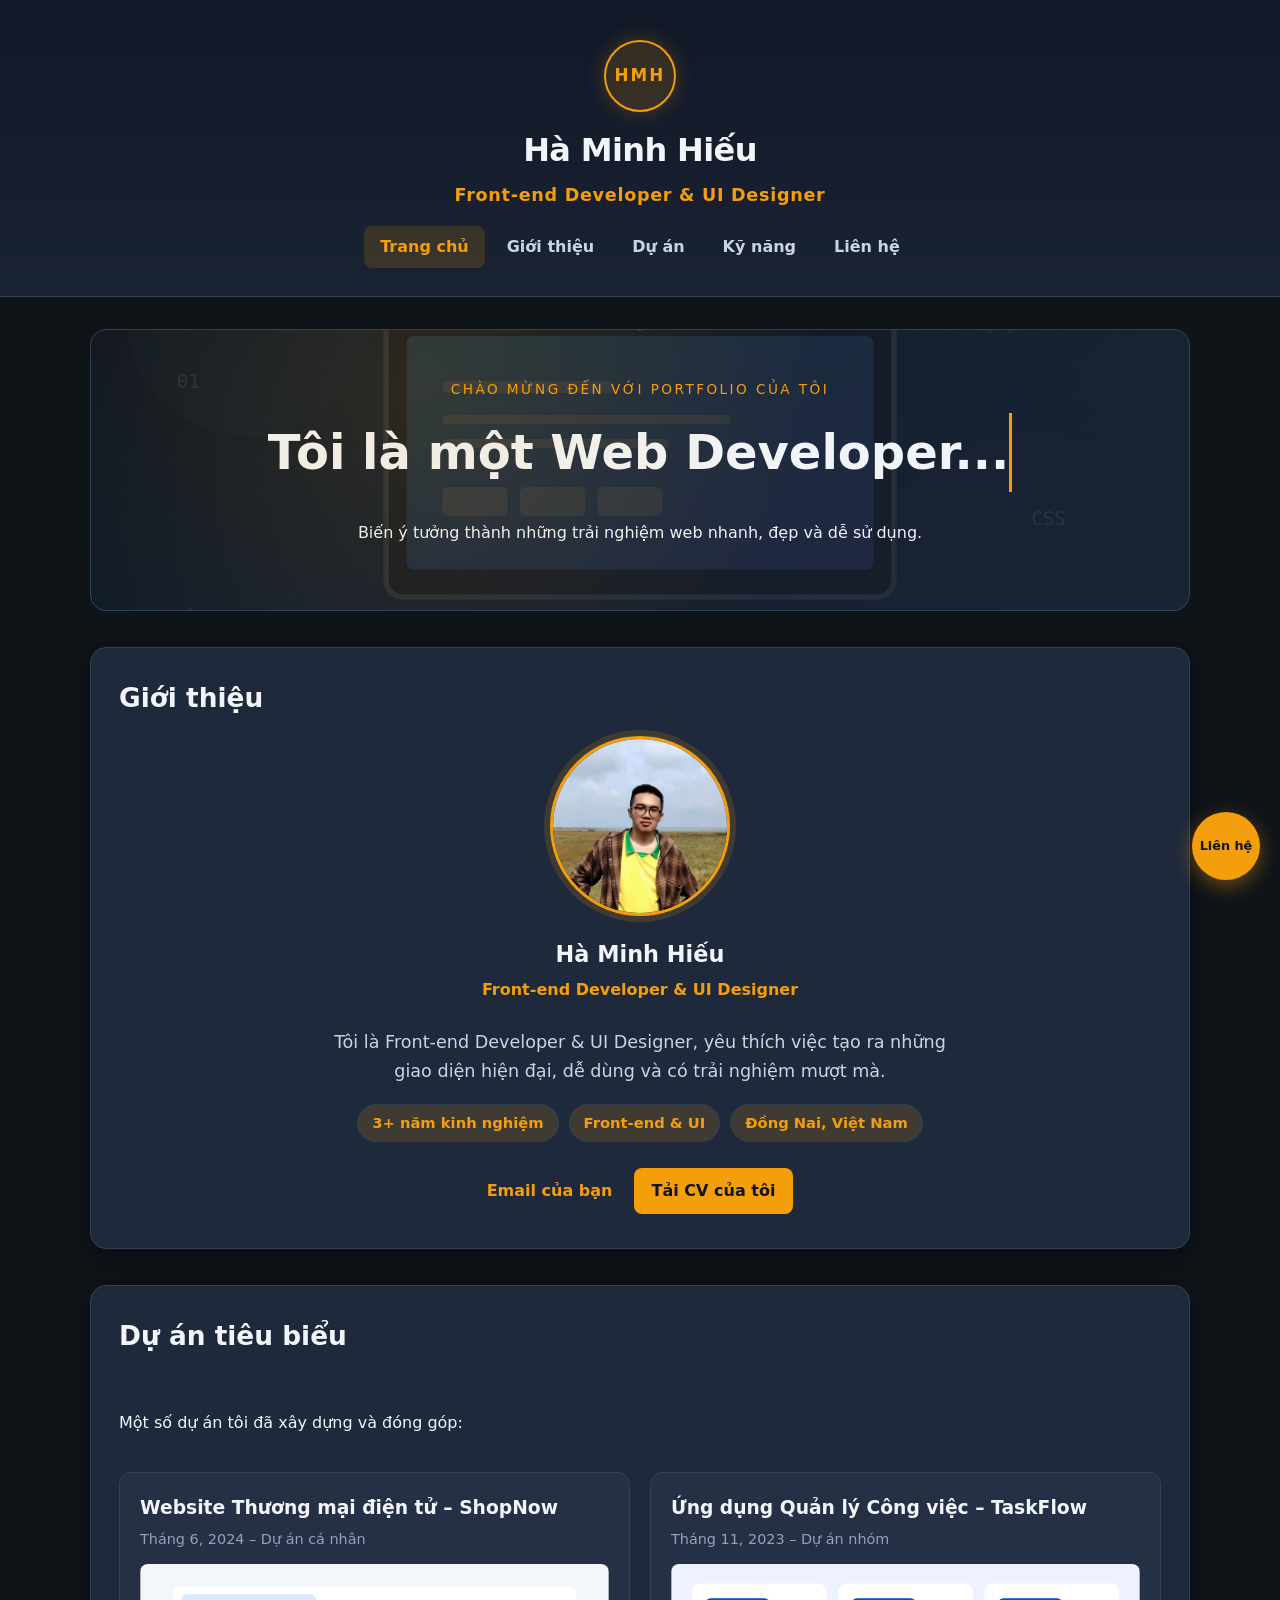
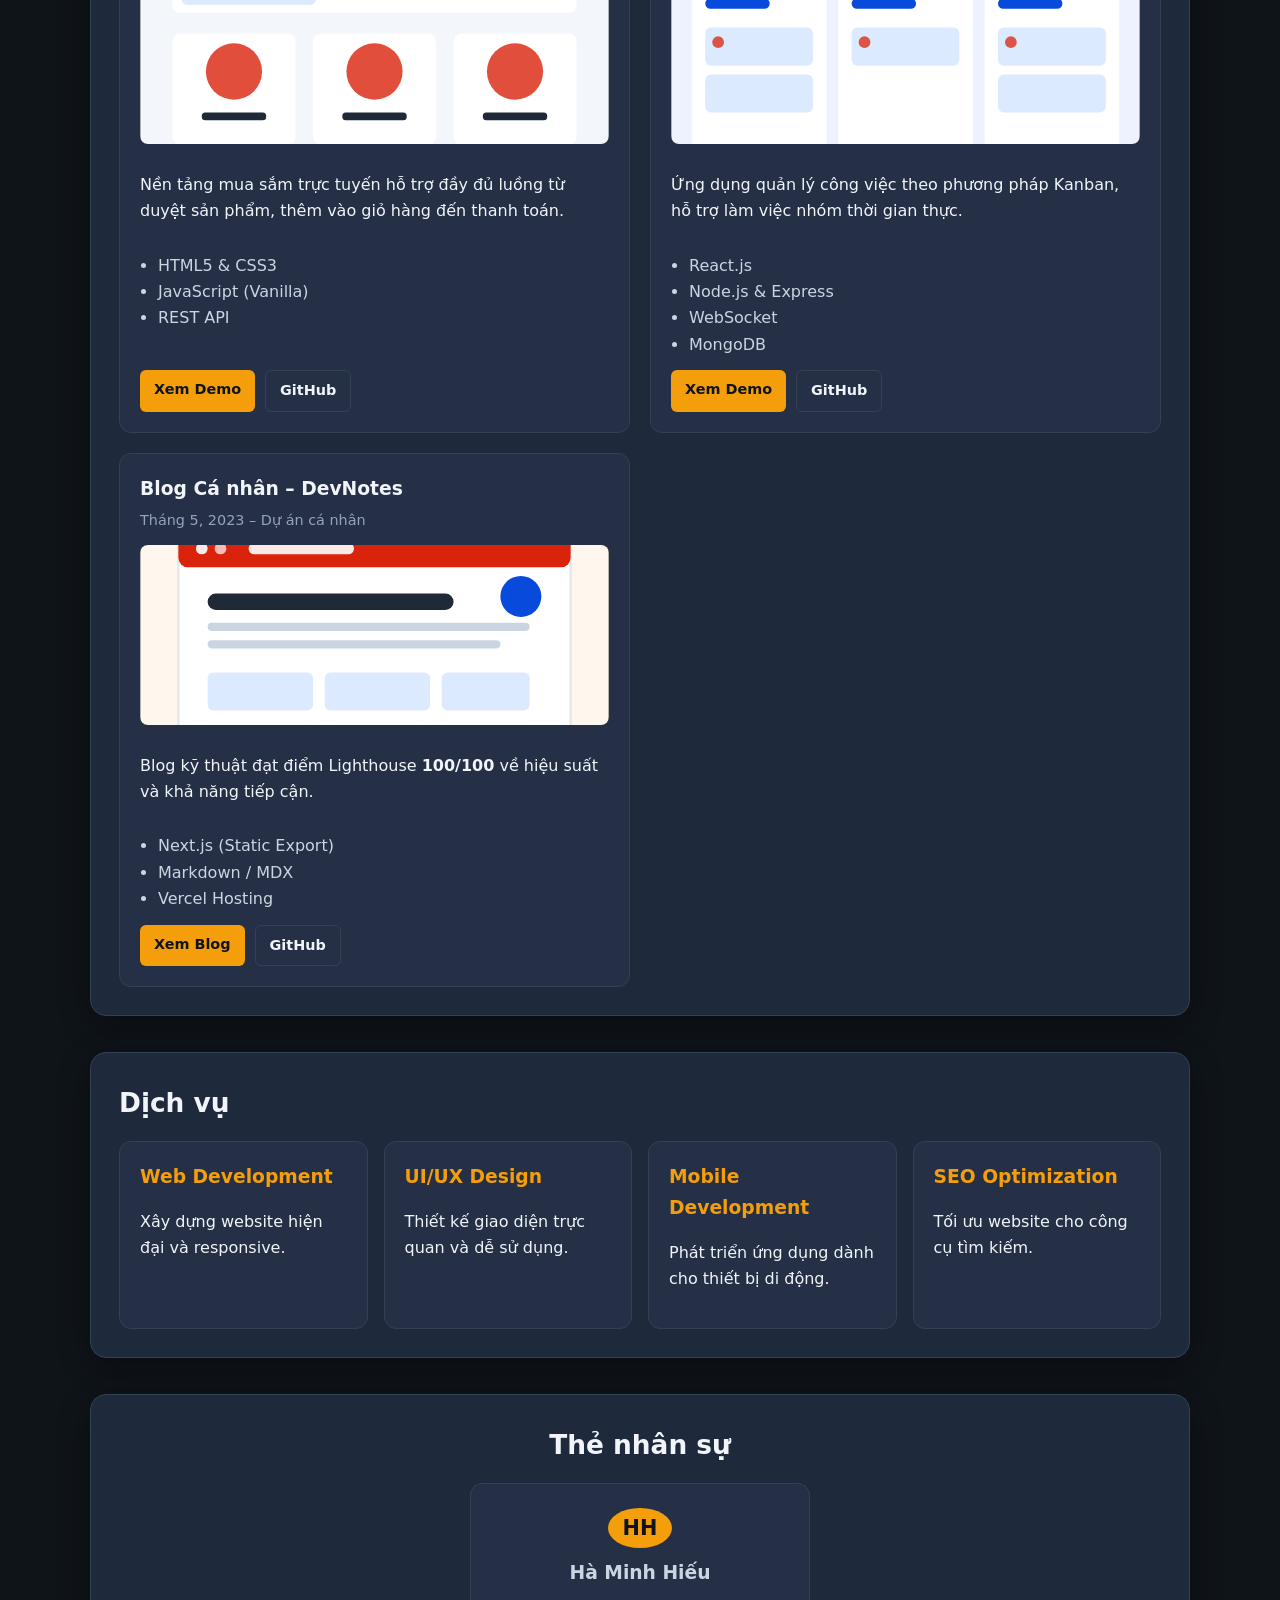
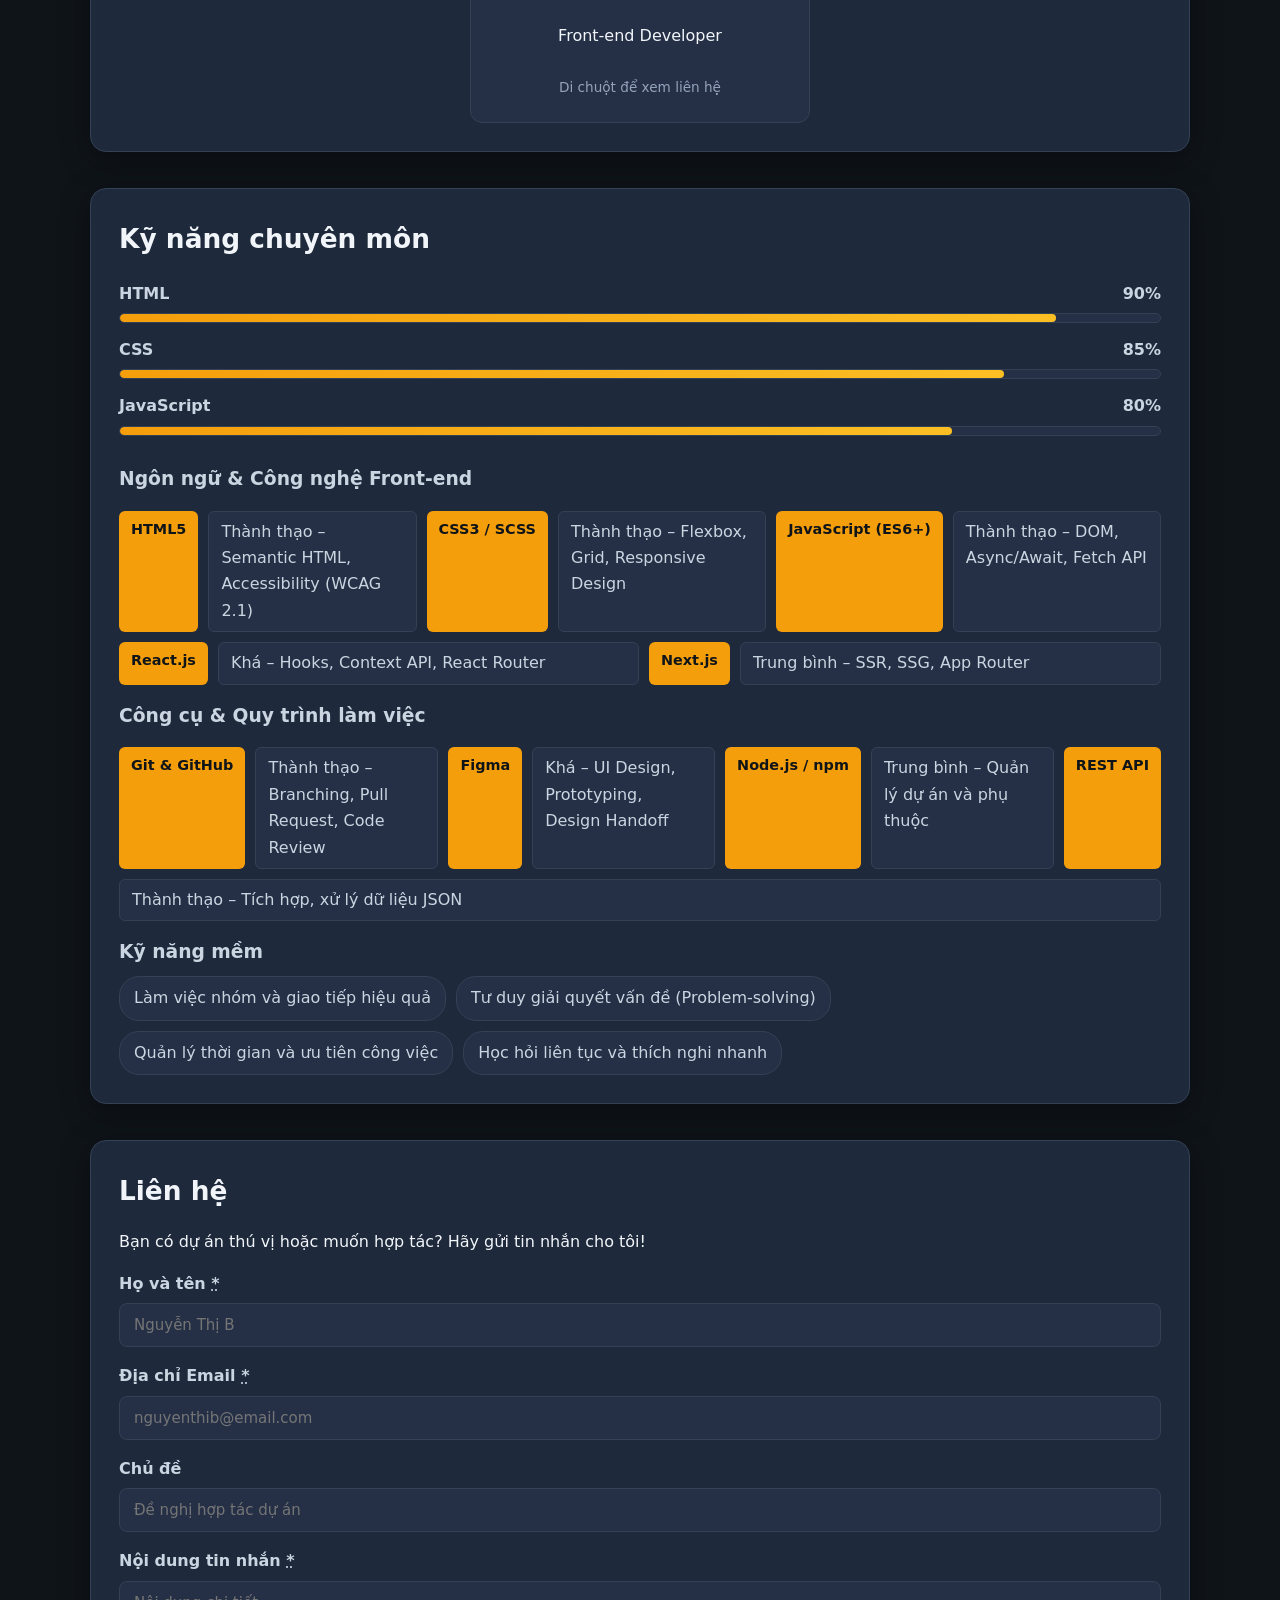
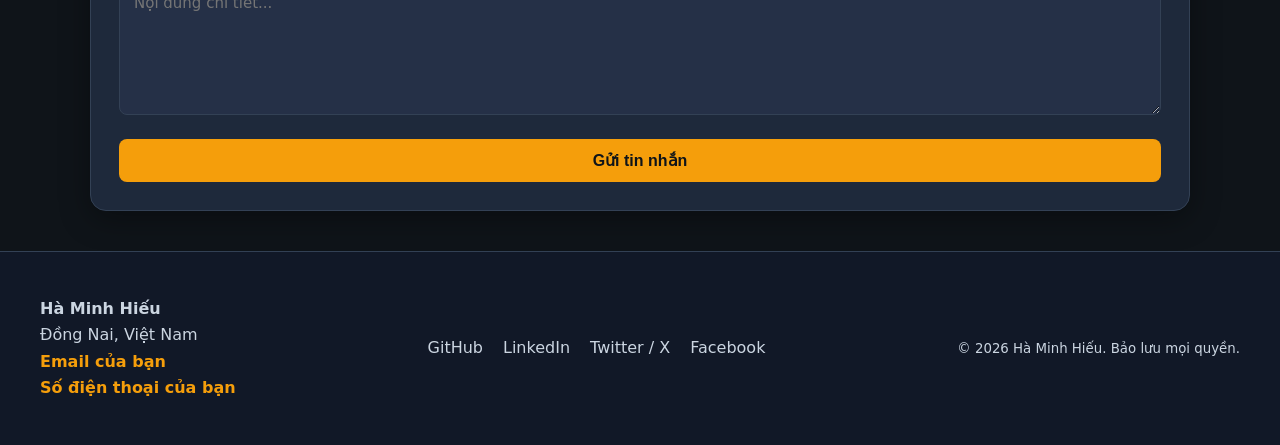
<file: Buoi5/index.html>
<!DOCTYPE html>
<html lang="vi">

<head>
  <meta charset="UTF-8" />
  <meta name="viewport" content="width=device-width, initial-scale=1.0" />
  <meta name="description" content="Portfolio cá nhân – Giới thiệu về tôi, các dự án tiêu biểu và kỹ năng chuyên môn." />
  <meta name="author" content="Hà Minh Hiếu" />
  <title>Portfolio Cá Nhân | Hà Minh Hiếu</title>
  <link rel="stylesheet" href="style.css" />
</head>

<body>

  <div class="page-loader" role="status" aria-label="Đang tải trang">
    <div class="loader-logo">HMH</div>
    <span class="loader-ring"></span>
    <p>Đang tải portfolio...</p>
  </div>

  <header>
    <div class="brand">
      <div class="brand-mark" aria-label="Logo HMH">HMH</div>
      <h1 class="profile-name">Hà Minh Hiếu</h1>
      <p class="profile-job">Front-end Developer & UI Designer</p>
    </div>

    <nav aria-label="Điều hướng chính">
      <input type="checkbox" id="menu-toggle" class="menu-toggle" />
      <label for="menu-toggle" class="hamburger" aria-label="Mở hoặc đóng menu">
        <span></span>
        <span></span>
        <span></span>
      </label>
      <ul>
        <li><a href="#home" aria-current="page">Trang chủ</a></li>
        <li><a href="#about">Giới thiệu</a></li>
        <li><a href="#projects">Dự án</a></li>
        <li><a href="#skills">Kỹ năng</a></li>
        <li><a href="#contact">Liên hệ</a></li>
      </ul>
    </nav>
  </header>

  <main id="home">

    <section class="parallax-banner" aria-label="Lời chào">
      <p class="eyebrow">Chào mừng đến với portfolio của tôi</p>
      <h2>Tôi là một Web Developer<span class="typing-cursor">...</span></h2>
      <p>Biến ý tưởng thành những trải nghiệm web nhanh, đẹp và dễ sử dụng.</p>
    </section>

    <section id="about" aria-labelledby="about-heading">
      <h2 id="about-heading">Giới thiệu</h2>
      <figure>
        <img
          src="assets/images/avatar.jpg"
          alt="Ảnh chân dung của Hà Minh Hiếu"
          width="200"
          height="200"
        />
        <figcaption>
          <strong class="profile-name">Hà Minh Hiếu</strong>
          <span class="profile-job">Front-end Developer & UI Designer</span>
        </figcaption>
      </figure>
      <article class="about-content">
        <p class="about-intro">
          Tôi là Front-end Developer & UI Designer, yêu thích việc tạo ra những giao diện
          hiện đại, dễ dùng và có trải nghiệm mượt mà.
        </p>
        <div class="about-highlights" aria-label="Thông tin nổi bật">
          <span>3+ năm kinh nghiệm</span>
          <span>Front-end & UI</span>
          <span>Đồng Nai, Việt Nam</span>
        </div>
        <a class="about-email" href="#">Email của bạn</a>
        <a class="about-cv" href="#" download>Tải CV của tôi</a>
      </article>
    </section>

    <section id="projects" aria-labelledby="projects-heading">
      <h2 id="projects-heading">Dự án tiêu biểu</h2>
      <p>Một số dự án tôi đã xây dựng và đóng góp:</p>

      <article aria-labelledby="project1-title">
        <header>
          <h3 id="project1-title">Website Thương mại điện tử – ShopNow</h3>
          <p>
            <time datetime="2024-06">Tháng 6, 2024</time> –
            <span>Dự án cá nhân</span>
          </p>
        </header>
        <img src="assets/images/project-shopnow.svg"
             alt="Ảnh chụp màn hình giao diện trang chủ của dự án ShopNow"
             width="600" height="350" />
        <p>Nền tảng mua sắm trực tuyến hỗ trợ đầy đủ luồng từ duyệt sản phẩm,
           thêm vào giỏ hàng đến thanh toán.</p>
        <ul>
          <li>HTML5 & CSS3</li>
          <li>JavaScript (Vanilla)</li>
          <li>REST API</li>
        </ul>
        <footer>
          <a class="project-demo" href="https://shopnow-demo.example.com" target="_blank" rel="noopener noreferrer">Xem Demo</a>
          <a class="project-github" href="https://github.com/nguyenvana/shopnow" target="_blank" rel="noopener noreferrer">GitHub</a>
        </footer>
      </article>

      <article aria-labelledby="project2-title">
        <header>
          <h3 id="project2-title">Ứng dụng Quản lý Công việc – TaskFlow</h3>
          <p><time datetime="2023-11">Tháng 11, 2023</time> – <span>Dự án nhóm</span></p>
        </header>
        <img src="assets/images/project-taskflow.svg"
             alt="Ảnh chụp màn hình bảng Kanban của ứng dụng TaskFlow"
             width="600" height="350" />
        <p>Ứng dụng quản lý công việc theo phương pháp Kanban, hỗ trợ làm việc nhóm thời gian thực.</p>
        <ul>
          <li>React.js</li>
          <li>Node.js & Express</li>
          <li>WebSocket</li>
          <li>MongoDB</li>
        </ul>
        <footer>
          <a class="project-demo" href="https://taskflow-demo.example.com" target="_blank" rel="noopener noreferrer">Xem Demo</a>
          <a class="project-github" href="https://github.com/nguyenvana/taskflow" target="_blank" rel="noopener noreferrer">GitHub</a>
        </footer>
      </article>

      <article aria-labelledby="project3-title">
        <header>
          <h3 id="project3-title">Blog Cá nhân – DevNotes</h3>
          <p><time datetime="2023-05">Tháng 5, 2023</time> – <span>Dự án cá nhân</span></p>
        </header>
        <img src="assets/images/project-devnotes.svg"
             alt="Ảnh chụp màn hình trang danh sách bài viết của DevNotes"
             width="600" height="350" />
        <p>Blog kỹ thuật đạt điểm Lighthouse <strong>100/100</strong> về hiệu suất và khả năng tiếp cận.</p>
        <ul>
          <li>Next.js (Static Export)</li>
          <li>Markdown / MDX</li>
          <li>Vercel Hosting</li>
        </ul>
        <footer>
          <a class="project-demo" href="https://devnotes.example.com" target="_blank" rel="noopener noreferrer">Xem Blog</a>
          <a class="project-github" href="https://github.com/nguyenvana/devnotes" target="_blank" rel="noopener noreferrer">GitHub</a>
        </footer>
      </article>
    </section>

    <section id="services">
      <h2>Dịch vụ</h2>
      <div class="services-container">
        <div class="service">
          <h3>Web Development</h3>
          <p>Xây dựng website hiện đại và responsive.</p>
        </div>
        <div class="service">
          <h3>UI/UX Design</h3>
          <p>Thiết kế giao diện trực quan và dễ sử dụng.</p>
        </div>
        <div class="service">
          <h3>Mobile Development</h3>
          <p>Phát triển ứng dụng dành cho thiết bị di động.</p>
        </div>
        <div class="service">
          <h3>SEO Optimization</h3>
          <p>Tối ưu website cho công cụ tìm kiếm.</p>
        </div>
      </div>
    </section>

    <section id="team-card" aria-labelledby="team-heading">
      <h2 id="team-heading">Thẻ nhân sự</h2>
      <div class="flip-card">
        <div class="flip-card-inner">
          <article class="flip-card-front">
            <div class="team-avatar" aria-hidden="true">HH</div>
            <h3 class="profile-name">Hà Minh Hiếu</h3>
            <p class="profile-job">Front-end Developer</p>
            <span class="flip-hint">Di chuột để xem liên hệ</span>
          </article>
          <article class="flip-card-back">
            <h3>Liên hệ với tôi</h3>
            <p>Sẵn sàng đồng hành cùng bạn trong dự án tiếp theo.</p>
            <a href="#">Email của bạn</a>
            <a class="footer-phone" href="#">Số điện thoại của bạn</a>
          </article>
        </div>
      </div>
    </section>

    <section id="skills" aria-labelledby="skills-heading">
      <h2 id="skills-heading">Kỹ năng chuyên môn</h2>
      <div class="skill-bars" aria-label="Mức độ thành thạo">
        <div class="skill-bar">
          <div class="skill-bar-label"><span>HTML</span><strong>90%</strong></div>
          <div class="skill-bar-track"><span style="--skill-level: 90%"></span></div>
        </div>
        <div class="skill-bar">
          <div class="skill-bar-label"><span>CSS</span><strong>85%</strong></div>
          <div class="skill-bar-track"><span style="--skill-level: 85%"></span></div>
        </div>
        <div class="skill-bar">
          <div class="skill-bar-label"><span>JavaScript</span><strong>80%</strong></div>
          <div class="skill-bar-track"><span style="--skill-level: 80%"></span></div>
        </div>
      </div>

      <section aria-labelledby="skills-frontend">
        <h3 id="skills-frontend">Ngôn ngữ & Công nghệ Front-end</h3>
        <dl>
          <dt>HTML5</dt><dd>Thành thạo – Semantic HTML, Accessibility (WCAG 2.1)</dd>
          <dt>CSS3 / SCSS</dt><dd>Thành thạo – Flexbox, Grid, Responsive Design</dd>
          <dt>JavaScript (ES6+)</dt><dd>Thành thạo – DOM, Async/Await, Fetch API</dd>
          <dt>React.js</dt><dd>Khá – Hooks, Context API, React Router</dd>
          <dt>Next.js</dt><dd>Trung bình – SSR, SSG, App Router</dd>
        </dl>
      </section>

      <section aria-labelledby="skills-tools">
        <h3 id="skills-tools">Công cụ & Quy trình làm việc</h3>
        <dl>
          <dt>Git & GitHub</dt><dd>Thành thạo – Branching, Pull Request, Code Review</dd>
          <dt>Figma</dt><dd>Khá – UI Design, Prototyping, Design Handoff</dd>
          <dt>Node.js / npm</dt><dd>Trung bình – Quản lý dự án và phụ thuộc</dd>
          <dt>REST API</dt><dd>Thành thạo – Tích hợp, xử lý dữ liệu JSON</dd>
        </dl>
      </section>

      <section aria-labelledby="skills-soft">
        <h3 id="skills-soft">Kỹ năng mềm</h3>
        <ul>
          <li>Làm việc nhóm và giao tiếp hiệu quả</li>
          <li>Tư duy giải quyết vấn đề (Problem-solving)</li>
          <li>Quản lý thời gian và ưu tiên công việc</li>
          <li>Học hỏi liên tục và thích nghi nhanh</li>
        </ul>
      </section>
    </section>

    <section id="contact" aria-labelledby="contact-heading">
      <h2 id="contact-heading">Liên hệ</h2>
      <p>Bạn có dự án thú vị hoặc muốn hợp tác? Hãy gửi tin nhắn cho tôi!</p>
      <form action="#" method="POST"
            novalidate aria-label="Biểu mẫu liên hệ">
        <div>
          <label for="contact-name">Họ và tên <abbr title="Bắt buộc">*</abbr></label>
          <input type="text" id="contact-name" name="name" required
                 autocomplete="name" placeholder="Nguyễn Thị B" aria-required="true" />
        </div>
        <div>
          <label for="contact-email">Địa chỉ Email <abbr title="Bắt buộc">*</abbr></label>
          <input type="email" id="contact-email" name="email" required
                 autocomplete="email" placeholder="nguyenthib@email.com" aria-required="true" />
        </div>
        <div>
          <label for="contact-subject">Chủ đề</label>
          <input type="text" id="contact-subject" name="subject"
                 placeholder="Đề nghị hợp tác dự án" />
        </div>
        <div>
          <label for="contact-message">Nội dung tin nhắn <abbr title="Bắt buộc">*</abbr></label>
          <textarea id="contact-message" name="message" required
                    rows="6" placeholder="Nội dung chi tiết..." aria-required="true"></textarea>
        </div>
        <button type="submit">Gửi tin nhắn</button>
      </form>
    </section>

  </main>

  <footer>
    <address>
      <p>
        <strong>Hà Minh Hiếu</strong><br />
        Đồng Nai, Việt Nam<br />
        <a href="#">Email của bạn</a><br />
        <a href="#">Số điện thoại của bạn</a>
      </p>
    </address>
    <nav aria-label="Mạng xã hội">
      <ul>
        <li>
          <a href="#" target="_blank" rel="noopener noreferrer"
             aria-label="Trang GitHub của Hà Minh Hiếu (mở trong tab mới)">GitHub</a>
        </li>
        <li>
          <a href="#" target="_blank" rel="noopener noreferrer"
             aria-label="Trang LinkedIn của Hà Minh Hiếu (mở trong tab mới)">LinkedIn</a>
        </li>
        <li>
          <a href="#" target="_blank" rel="noopener noreferrer"
             aria-label="Trang Twitter của Hà Minh Hiếu (mở trong tab mới)">Twitter / X</a>
        </li>
        <li>
          <a href="#" target="_blank" rel="noopener noreferrer"
             aria-label="Trang Facebook của Hà Minh Hiếu (mở trong tab mới)">Facebook</a>
        </li>
      </ul>
    </nav>
    <p>
      <small>
        &copy; <time datetime="2026">2026</time> Hà Minh Hiếu. Bảo lưu mọi quyền.
      </small>
    </p>
  </footer>

  <a class="floating-contact" href="#contact" aria-label="Đi đến phần liên hệ">Liên hệ</a>

</body>
</html>
</file>
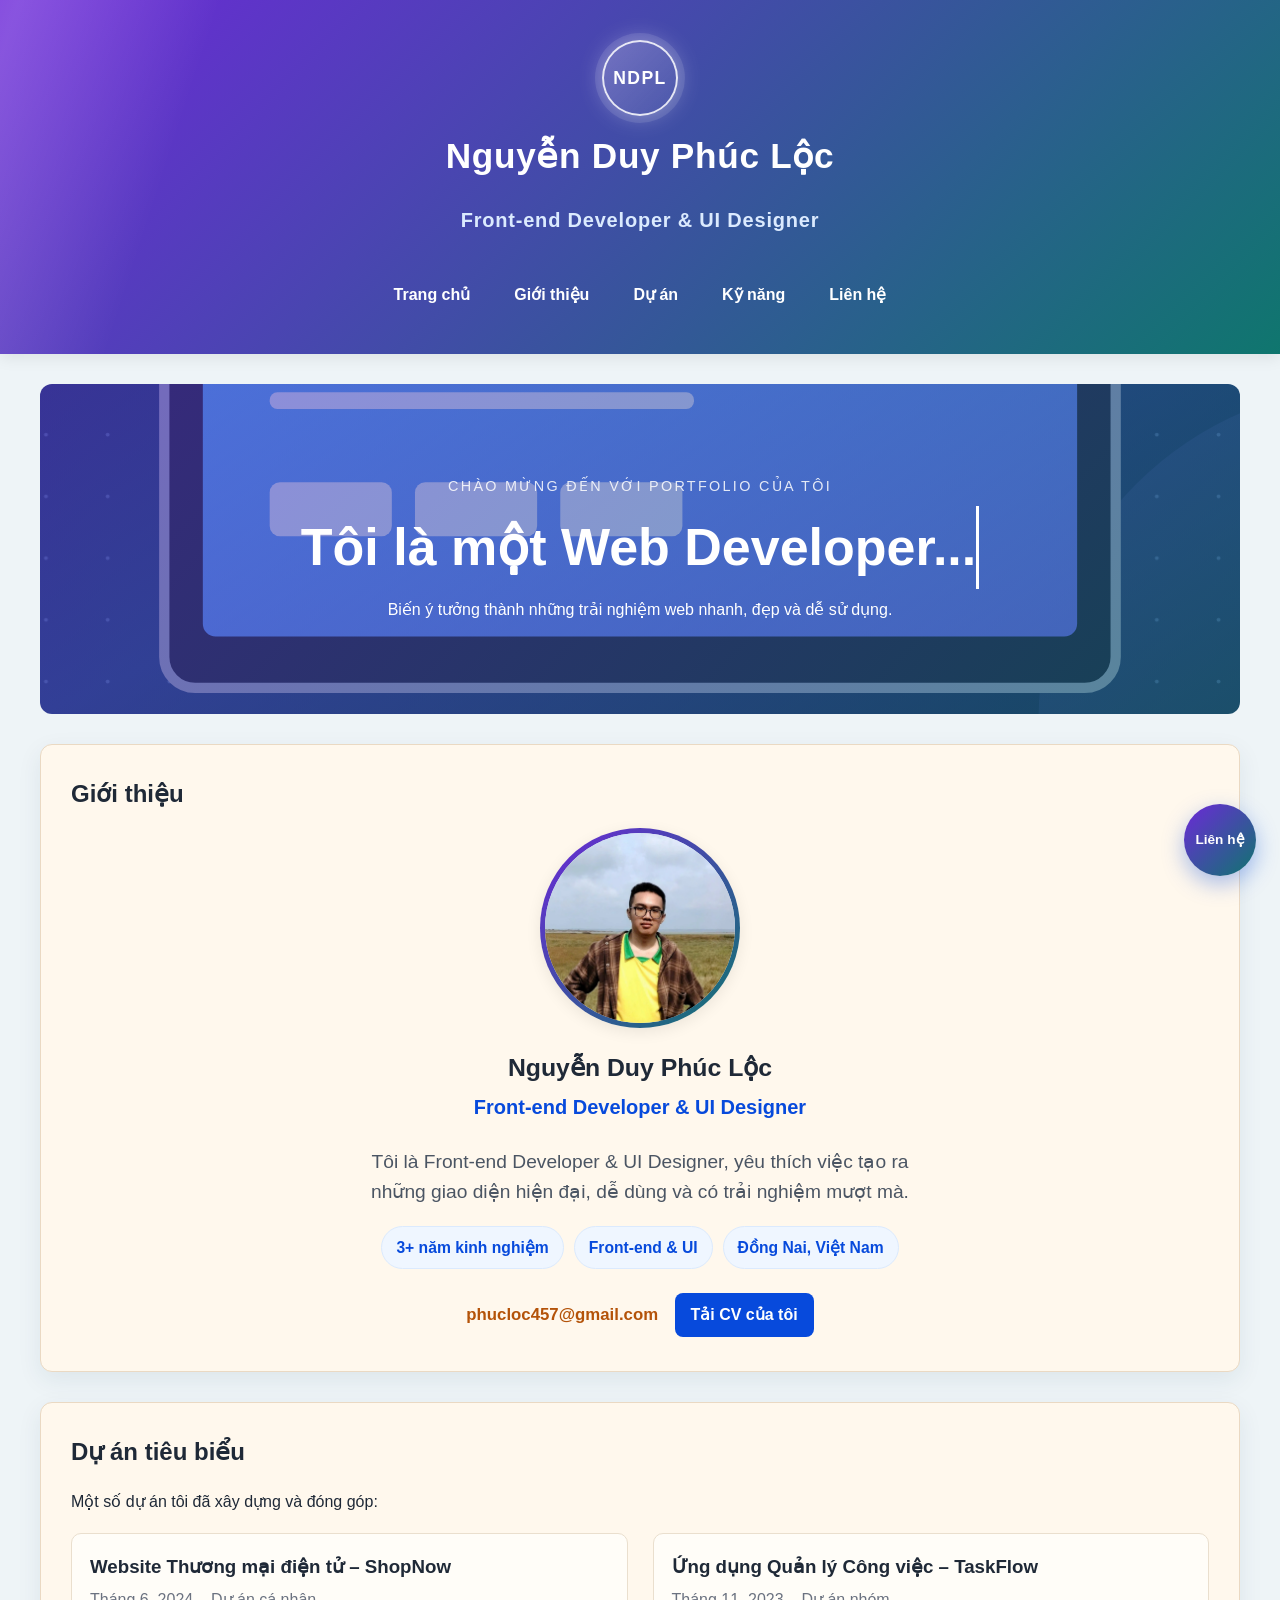
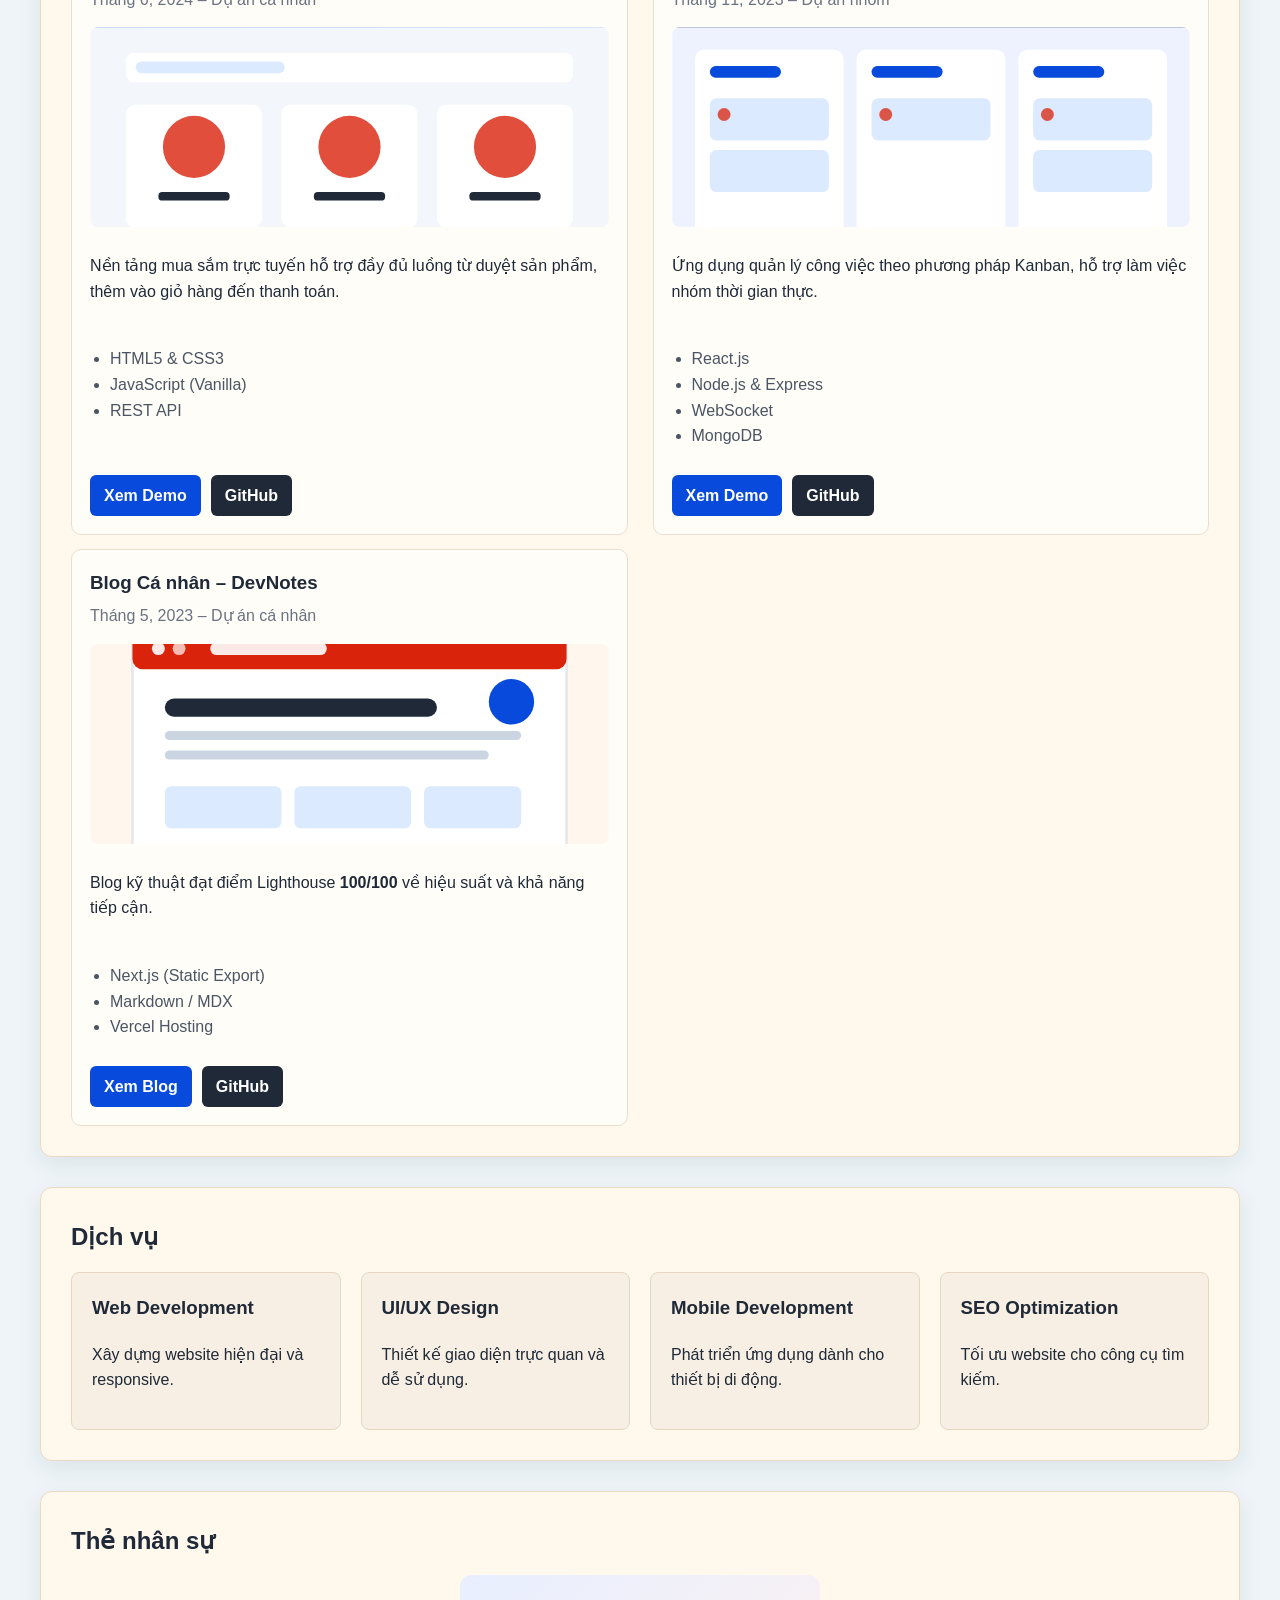
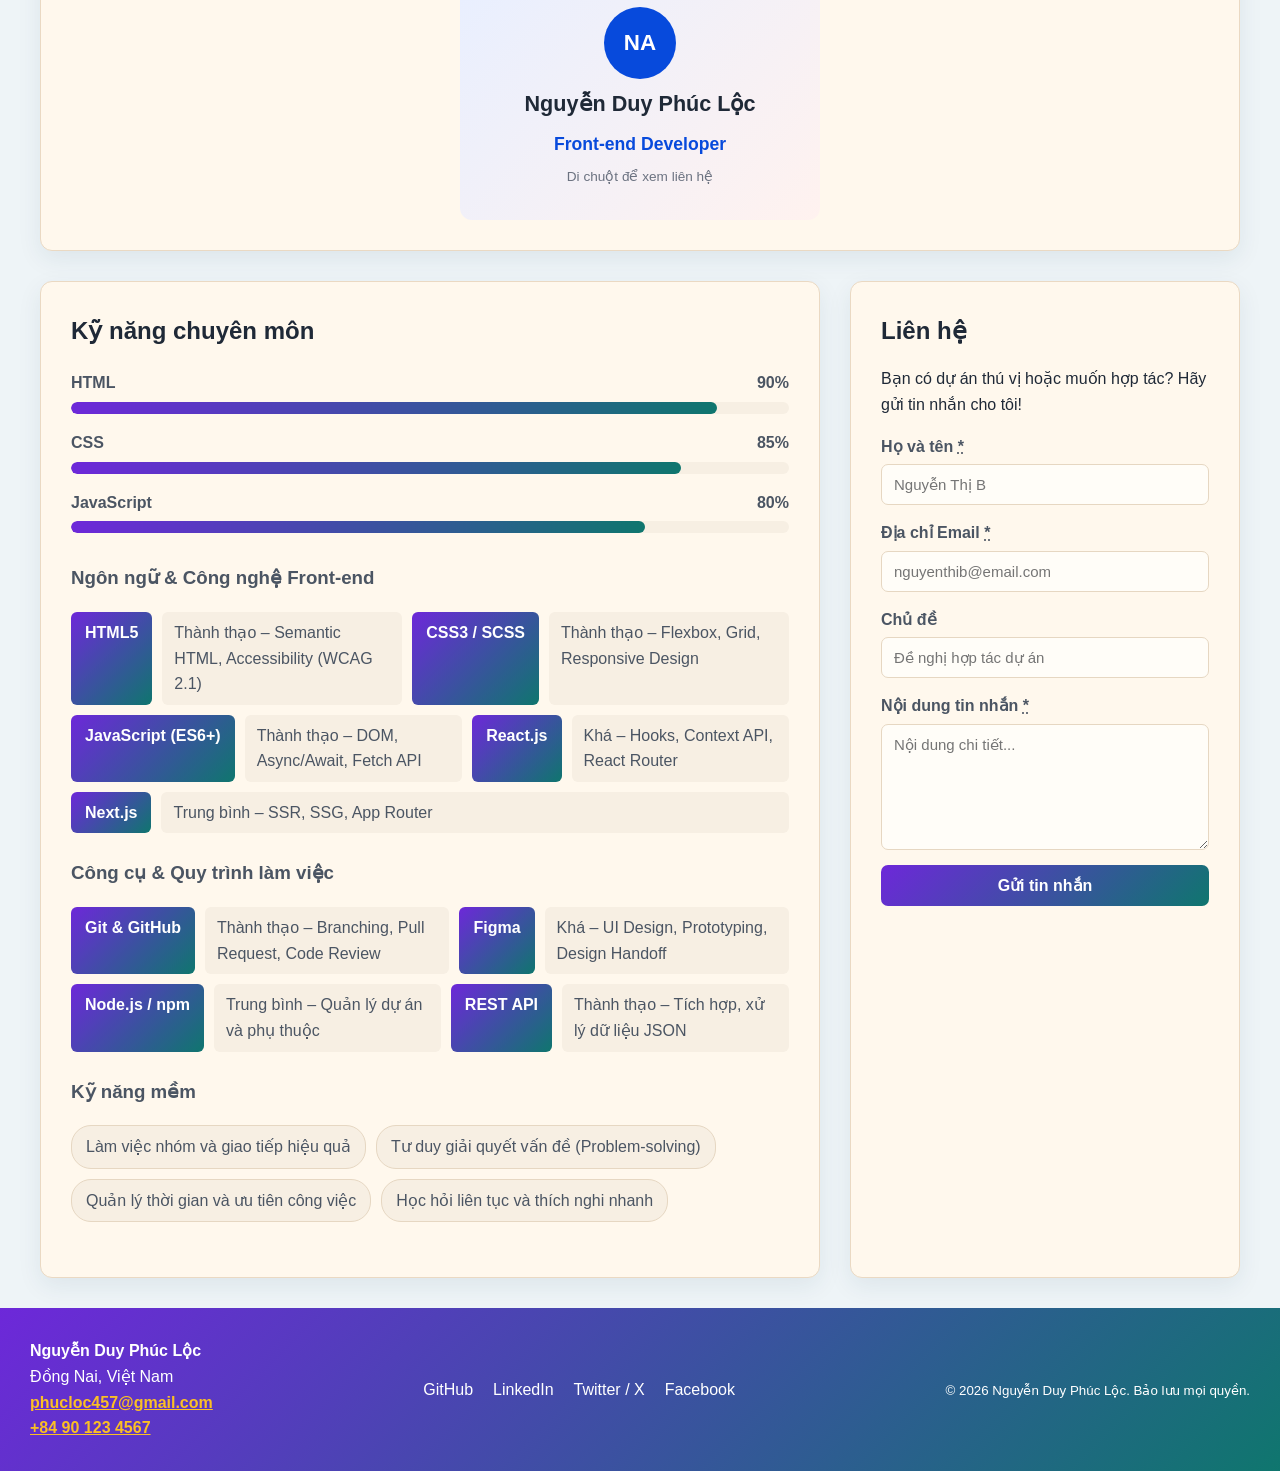
<file: Buoi6/index.html>
﻿<!DOCTYPE html>
<html lang="vi">

<head>
  <!-- ============================================================
       META & TIÊU ĐỀ TRANG
       Khai báo bộ ký tự, viewport cho thiết bị di động và tiêu đề
       hiển thị trên tab trình duyệt / kết quả tìm kiếm.
  ============================================================ -->
  <meta charset="UTF-8">
  <meta name="viewport" content="width=device-width, initial-scale=1.0">
  <meta name="description" content="Portfolio cá nhân – Giới thiệu về tôi, các dự án tiêu biểu và kỹ năng chuyên môn.">
  <meta name="author" content="Nguyễn Duy Phúc Lộc">
  <title>Portfolio Cá Nhân | Nguyễn Duy Phúc Lộc</title>
  <link rel="stylesheet" href="style.css">
</head>

<body>

  <div class="page-loader" role="status" aria-label="Đang tải trang">
    <span class="loader-ring"></span>
    <p>Đang tải portfolio...</p>
  </div>

  <!-- ============================================================
       HEADER – ĐẦU TRANG
       Thẻ <header> đóng vai trò vùng tiêu đề toàn trang (site-wide).
       Chứa tên/logo thương hiệu cá nhân và thanh điều hướng chính.
  ============================================================ -->
  <header>

    <!-- Tên thương hiệu / logo cá nhân -->
    <div class="brand">
      <div class="brand-mark" role="img" aria-label="Logo NDPL">NDPL</div>
      <h1 class="profile-name">Nguyễn Duy Phúc Lộc</h1>
      <p class="profile-job">Front-end Developer &amp; UI Designer</p>
    </div>

    <!-- NAV - THANH ĐIỀU HƯỚNG CHÍNH
         Thẻ <nav> xác định vùng điều hướng chính của trang.
         Thuộc tính aria-label giúp công nghệ hỗ trợ (screen reader)
         phân biệt nav này với các nav phụ khác trên trang.
    -->
    <nav aria-label="Điều hướng chính">
      <input type="checkbox" id="menu-toggle" class="menu-toggle" aria-label="Mở hoặc đóng menu">
      <label for="menu-toggle" class="hamburger">
        <span></span>
        <span></span>
        <span></span>
      </label>
      <ul>
        <li><a href="#home"     aria-current="page">Trang chủ</a></li>
        <li><a href="#about"                       >Giới thiệu</a></li>
        <li><a href="#projects"                    >Dự án</a></li>
        <li><a href="#skills"                      >Kỹ năng</a></li>
        <li><a href="#contact"                     >Liên hệ</a></li>
      </ul>
    </nav>

  </header>
  <!-- /HEADER -->


  <!-- ============================================================
       MAIN – NỘI DUNG CHÍNH
       Thẻ <main> xác định vùng nội dung chính, duy nhất trên trang.
       Giúp công nghệ hỗ trợ bỏ qua header/footer và đến thẳng
       nội dung cốt lõi. Thuộc tính id="home" làm neo (anchor)
       cho liên kết "Trang chủ" trong nav.
  ============================================================ -->
  <main id="home">

    <section class="parallax-banner" aria-label="Lời chào">
      <p class="eyebrow">Chào mừng đến với portfolio của tôi</p>
      <h2>Tôi là một Web Developer<span class="typing-cursor">...</span></h2>
      <p>Biến ý tưởng thành những trải nghiệm web nhanh, đẹp và dễ sử dụng.</p>
    </section>

    <!-- ==========================================================
         SECTION 1 – GIỚI THIỆU TỔNG QUAN (HERO / ABOUT)
         Giới thiệu ngắn gọn về bản thân, vai trò và định hướng
         nghề nghiệp. Đây thường là phần đầu tiên người dùng thấy.
    ========================================================== -->
    <section id="about" aria-labelledby="about-heading">

      <h2 id="about-heading">Giới thiệu</h2>

      <!-- Ảnh đại diện kèm văn bản thay thế mô tả nội dung ảnh -->
      <figure>
        <picture>
          <source srcset="assets/images/avatar.webp" type="image/webp">
          <img
            src="assets/images/avatar.jpg"
            alt="Ảnh chân dung của Nguyễn Duy Phúc Lộc"
            width="200"
            height="200"
          >
        </picture>
        <figcaption>
          <strong class="profile-name">Nguyễn Duy Phúc Lộc</strong>
          <span class="profile-job">Front-end Developer &amp; UI Designer</span>
        </figcaption>
      </figure>

      <div class="about-content">
        <p class="about-intro">
          Tôi là Front-end Developer &amp; UI Designer, yêu thích việc tạo ra những giao diện
          hiện đại, dễ dùng và có trải nghiệm mượt mà.
        </p>
        <div class="about-highlights" role="group" aria-label="Thông tin nổi bật">
          <span>3+ năm kinh nghiệm</span>
          <span>Front-end &amp; UI</span>
          <span>Đồng Nai, Việt Nam</span>
        </div>
        <a class="about-email" href="mailto:phucloc457@gmail.com">phucloc457@gmail.com</a>
        <a class="about-cv" href="assets/files/CV_NguyenVanA.pdf" download>Tải CV của tôi</a>
      </div>

    </section>
    <!-- /SECTION 1 – GIỚI THIỆU -->


    <!-- ==========================================================
         SECTION 2 – DỰ ÁN TIÊU BIỂU
         Trình bày các dự án nổi bật đã thực hiện. Mỗi dự án được
         bọc trong thẻ <article> vì đây là đơn vị nội dung độc lập,
         có thể tái sử dụng hoặc phân phối riêng lẻ.
    ========================================================== -->
    <section id="projects" aria-labelledby="projects-heading">

      <h2 id="projects-heading">Dự án tiêu biểu</h2>
      <p>Một số dự án tôi đã xây dựng và đóng góp:</p>

      <!-- Dự án 1 -->
      <article aria-labelledby="project1-title">
        <header>
          <!-- Header trong article chứa tiêu đề và metadata của dự án -->
          <h3 id="project1-title">Website Thương mại điện tử – ShopNow</h3>
          <p>
            <time datetime="2024-06">Tháng 6, 2024</time> –
            <span>Dự án cá nhân</span>
          </p>
        </header>
        <img src="assets/images/project-shopnow.svg"
             alt="Ảnh chụp màn hình giao diện trang chủ của dự án ShopNow"
             width="600" height="350">
        <p>Nền tảng mua sắm trực tuyến hỗ trợ đầy đủ luồng từ duyệt sản phẩm,
           thêm vào giỏ hàng đến thanh toán.</p>
        <ul>
          <li>HTML5 &amp; CSS3</li>
          <li>JavaScript (Vanilla)</li>
          <li>REST API</li>
        </ul>
        <footer>
          <!-- Footer trong article chứa các liên kết hành động -->
          <a class="project-demo" href="https://shopnow-demo.example.com" target="_blank" rel="noopener noreferrer">Xem Demo</a>
          <a class="project-github" href="https://github.com/nguyenvana/shopnow" target="_blank" rel="noopener noreferrer">GitHub</a>
        </footer>
      </article>

      <!-- Dự án 2 -->
      <article aria-labelledby="project2-title">
        <header>
          <h3 id="project2-title">Ứng dụng Quản lý Công việc – TaskFlow</h3>
          <p><time datetime="2023-11">Tháng 11, 2023</time> – <span>Dự án nhóm</span></p>
        </header>
        <img src="assets/images/project-taskflow.svg"
             alt="Ảnh chụp màn hình bảng Kanban của ứng dụng TaskFlow"
             width="600" height="350">
        <p>Ứng dụng quản lý công việc theo phương pháp Kanban, hỗ trợ làm việc nhóm thời gian thực.</p>
        <ul>
          <li>React.js</li>
          <li>Node.js &amp; Express</li>
          <li>WebSocket</li>
          <li>MongoDB</li>
        </ul>
        <footer>
          <a class="project-demo" href="https://taskflow-demo.example.com" target="_blank" rel="noopener noreferrer">Xem Demo</a>
          <a class="project-github" href="https://github.com/nguyenvana/taskflow" target="_blank" rel="noopener noreferrer">GitHub</a>
        </footer>
      </article>

      <!-- Dự án 3 -->
      <article aria-labelledby="project3-title">
        <header>
          <h3 id="project3-title">Blog Cá nhân – DevNotes</h3>
          <p><time datetime="2023-05">Tháng 5, 2023</time> – <span>Dự án cá nhân</span></p>
        </header>
        <img src="assets/images/project-devnotes.svg"
             alt="Ảnh chụp màn hình trang danh sách bài viết của DevNotes"
             width="600" height="350">
        <p>Blog kỹ thuật đạt điểm Lighthouse <strong>100/100</strong> về hiệu suất và khả năng tiếp cận.</p>
        <ul>
          <li>Next.js (Static Export)</li>
          <li>Markdown / MDX</li>
          <li>Vercel Hosting</li>
        </ul>
        <footer>
          <a class="project-demo" href="https://devnotes.example.com" target="_blank" rel="noopener noreferrer">Xem Blog</a>
          <a class="project-github" href="https://github.com/nguyenvana/devnotes" target="_blank" rel="noopener noreferrer">GitHub</a>
        </footer>
      </article>

    </section>
    <!-- /SECTION 2 – DỰ ÁN -->

    <!-- =========================
     SECTION 3 – DỊCH VỤ
========================= -->

<section id="services">

    <h2>Dịch vụ</h2>

    <div class="services-container">

        <div class="service">
            <h3>Web Development</h3>
            <p>Xây dựng website hiện đại và responsive.</p>
        </div>

        <div class="service">
            <h3>UI/UX Design</h3>
            <p>Thiết kế giao diện trực quan và dễ sử dụng.</p>
        </div>

        <div class="service">
            <h3>Mobile Development</h3>
            <p>Phát triển ứng dụng dành cho thiết bị di động.</p>
        </div>

        <div class="service">
            <h3>SEO Optimization</h3>
            <p>Tối ưu website cho công cụ tìm kiếm.</p>
        </div>

    </div>

</section>

    <section id="team-card" aria-labelledby="team-heading">
      <h2 id="team-heading">Thẻ nhân sự</h2>
      <div class="flip-card">
        <div class="flip-card-inner">
          <article class="flip-card-front">
            <div class="team-avatar" aria-hidden="true">NA</div>
            <h3 class="profile-name">Nguyễn Duy Phúc Lộc</h3>
            <p class="profile-job">Front-end Developer</p>
            <span class="flip-hint">Di chuột để xem liên hệ</span>
          </article>
          <article class="flip-card-back">
            <h3>Liên hệ với tôi</h3>
            <p>Sẵn sàng đồng hành cùng bạn trong dự án tiếp theo.</p>
            <a href="mailto:phucloc457@gmail.com">phucloc457@gmail.com</a>
            <a class="footer-phone" href="tel:+84901234567">+84 90 123 4567</a>
          </article>
        </div>
      </div>
    </section>


    <!-- ==========================================================
         SECTION 3 – KỸ NĂNG CHUYÊN MÔN
         Dùng thẻ <dl> (description list) để mô tả từng kỹ năng
         kèm mức độ thành thạo – ngữ nghĩa phù hợp hơn <ul> thuần túy.
    ========================================================== -->
    <section id="skills" aria-labelledby="skills-heading">

      <h2 id="skills-heading">Kỹ năng chuyên môn</h2>
      <div class="skill-bars" role="group" aria-label="Mức độ thành thạo">
        <div class="skill-bar">
          <div class="skill-bar-label"><span>HTML</span><strong>90%</strong></div>
          <div class="skill-bar-track"><span style="--skill-level: 90%"></span></div>
        </div>
        <div class="skill-bar">
          <div class="skill-bar-label"><span>CSS</span><strong>85%</strong></div>
          <div class="skill-bar-track"><span style="--skill-level: 85%"></span></div>
        </div>
        <div class="skill-bar">
          <div class="skill-bar-label"><span>JavaScript</span><strong>80%</strong></div>
          <div class="skill-bar-track"><span style="--skill-level: 80%"></span></div>
        </div>
      </div>

      <!-- Nhóm kỹ năng Front-end -->
      <section aria-labelledby="skills-frontend">
        <h3 id="skills-frontend">Ngôn ngữ &amp; Công nghệ Front-end</h3>
        <dl>
          <dt>HTML5</dt><dd>Thành thạo – Semantic HTML, Accessibility (WCAG 2.1)</dd>
          <dt>CSS3 / SCSS</dt><dd>Thành thạo – Flexbox, Grid, Responsive Design</dd>
          <dt>JavaScript (ES6+)</dt><dd>Thành thạo – DOM, Async/Await, Fetch API</dd>
          <dt>React.js</dt><dd>Khá – Hooks, Context API, React Router</dd>
          <dt>Next.js</dt><dd>Trung bình – SSR, SSG, App Router</dd>
        </dl>
      </section>

      <!-- Nhóm kỹ năng công cụ -->
      <section aria-labelledby="skills-tools">
        <h3 id="skills-tools">Công cụ &amp; Quy trình làm việc</h3>
        <dl>
          <dt>Git &amp; GitHub</dt><dd>Thành thạo – Branching, Pull Request, Code Review</dd>
          <dt>Figma</dt><dd>Khá – UI Design, Prototyping, Design Handoff</dd>
          <dt>Node.js / npm</dt><dd>Trung bình – Quản lý dự án và phụ thuộc</dd>
          <dt>REST API</dt><dd>Thành thạo – Tích hợp, xử lý dữ liệu JSON</dd>
        </dl>
      </section>

      <!-- Kỹ năng mềm -->
      <section aria-labelledby="skills-soft">
        <h3 id="skills-soft">Kỹ năng mềm</h3>
        <ul>
          <li>Làm việc nhóm và giao tiếp hiệu quả</li>
          <li>Tư duy giải quyết vấn đề (Problem-solving)</li>
          <li>Quản lý thời gian và ưu tiên công việc</li>
          <li>Học hỏi liên tục và thích nghi nhanh</li>
        </ul>
      </section>

    </section>
    <!-- /SECTION 3 – KỸ NĂNG -->


    <!-- ==========================================================
         SECTION 4 – LIÊN HỆ
         Mỗi <input> liên kết với <label> qua thuộc tính for/id
         để đảm bảo khả năng tiếp cận (accessibility) cho screen reader.
    ========================================================== -->
    <section id="contact" aria-labelledby="contact-heading">

      <h2 id="contact-heading">Liên hệ</h2>
      <p>Bạn có dự án thú vị hoặc muốn hợp tác? Hãy gửi tin nhắn cho tôi!</p>

      <form action="https://formsubmit.co/phucloc457@gmail.com" method="POST"
            novalidate aria-label="Biểu mẫu liên hệ">

        <!-- Trường họ tên -->
        <div>
          <label for="contact-name">Họ và tên <abbr title="Bắt buộc">*</abbr></label>
          <input type="text" id="contact-name" name="name" required
                 autocomplete="name" placeholder="Nguyễn Thị B">
        </div>

        <!-- Trường email -->
        <div>
          <label for="contact-email">Địa chỉ Email <abbr title="Bắt buộc">*</abbr></label>
          <input type="email" id="contact-email" name="email" required
                 autocomplete="email" placeholder="nguyenthib@email.com">
        </div>

        <!-- Trường chủ đề -->
        <div>
          <label for="contact-subject">Chủ đề</label>
          <input type="text" id="contact-subject" name="subject"
                 placeholder="Đề nghị hợp tác dự án">
        </div>

        <!-- Trường nội dung tin nhắn -->
        <div>
          <label for="contact-message">Nội dung tin nhắn <abbr title="Bắt buộc">*</abbr></label>
          <textarea id="contact-message" name="message" required
                    rows="6" placeholder="Nội dung chi tiết..."></textarea>
        </div>

        <!-- Nút gửi biểu mẫu -->
        <button type="submit">Gửi tin nhắn</button>
      </form>

    </section>
    <!-- /SECTION 4 – LIÊN HỆ -->


  </main>
  <!-- /MAIN -->


  <!-- ============================================================
       FOOTER – CHÂN TRANG
       Chứa thông tin bản quyền, liên hệ nhanh và liên kết mạng xã hội.
       <nav> thứ cấp với aria-label riêng để phân biệt với nav trong header.
  ============================================================ -->
  <footer>

    <!-- Thẻ <address> chứa thông tin liên lạc của tác giả/chủ sở hữu trang -->
    <address>
      <p>
        <strong>Nguyễn Duy Phúc Lộc</strong><br>
        Đồng Nai, Việt Nam<br>
        <a href="mailto:phucloc457@gmail.com">phucloc457@gmail.com</a><br>
        <a href="tel:+84901234567">+84 90 123 4567</a>
      </p>
    </address>

    <!-- NAV - LIÊN KẾT MẠNG XÃ HỘI
         rel="noopener noreferrer" bảo vệ bảo mật khi mở tab mới.
         aria-label mô tả đích đến giúp screen reader đọc rõ ràng.
    -->
    <nav aria-label="Mạng xã hội">
      <ul>
        <li>
          <a href="https://github.com/nguyenvana" target="_blank" rel="noopener noreferrer"
             aria-label="Trang GitHub của Nguyễn Duy Phúc Lộc (mở trong tab mới)">GitHub</a>
        </li>
        <li>
          <a href="https://linkedin.com/in/nguyenvana" target="_blank" rel="noopener noreferrer"
             aria-label="Trang LinkedIn của Nguyễn Duy Phúc Lộc (mở trong tab mới)">LinkedIn</a>
        </li>
        <li>
          <a href="https://twitter.com/nguyenvana" target="_blank" rel="noopener noreferrer"
             aria-label="Trang Twitter của Nguyễn Duy Phúc Lộc (mở trong tab mới)">Twitter / X</a>
        </li>
        <li>
          <a href="https://facebook.com/nguyenvana" target="_blank" rel="noopener noreferrer"
             aria-label="Trang Facebook của Nguyễn Duy Phúc Lộc (mở trong tab mới)">Facebook</a>
        </li>
      </ul>
    </nav>

    <!-- Thông tin bản quyền -->
    <p>
      <small>
        &copy; <time datetime="2026">2026</time> Nguyễn Duy Phúc Lộc. Bảo lưu mọi quyền.
      </small>
    </p>

  </footer>
  <!-- /FOOTER -->

  <a class="floating-contact" href="#contact" aria-label="Đi đến phần liên hệ">Liên hệ</a>

  <script>
    const floatingContact = document.querySelector(".floating-contact");
    const footer = document.querySelector("body > footer");

    if (floatingContact && footer && "IntersectionObserver" in window) {
      const footerObserver = new IntersectionObserver(
        ([entry]) => {
          floatingContact.classList.toggle("is-hidden", entry.isIntersecting);
        },
        { threshold: 0.1 }
      );

      footerObserver.observe(footer);
    }
  </script>

</body>
</html>
</file>
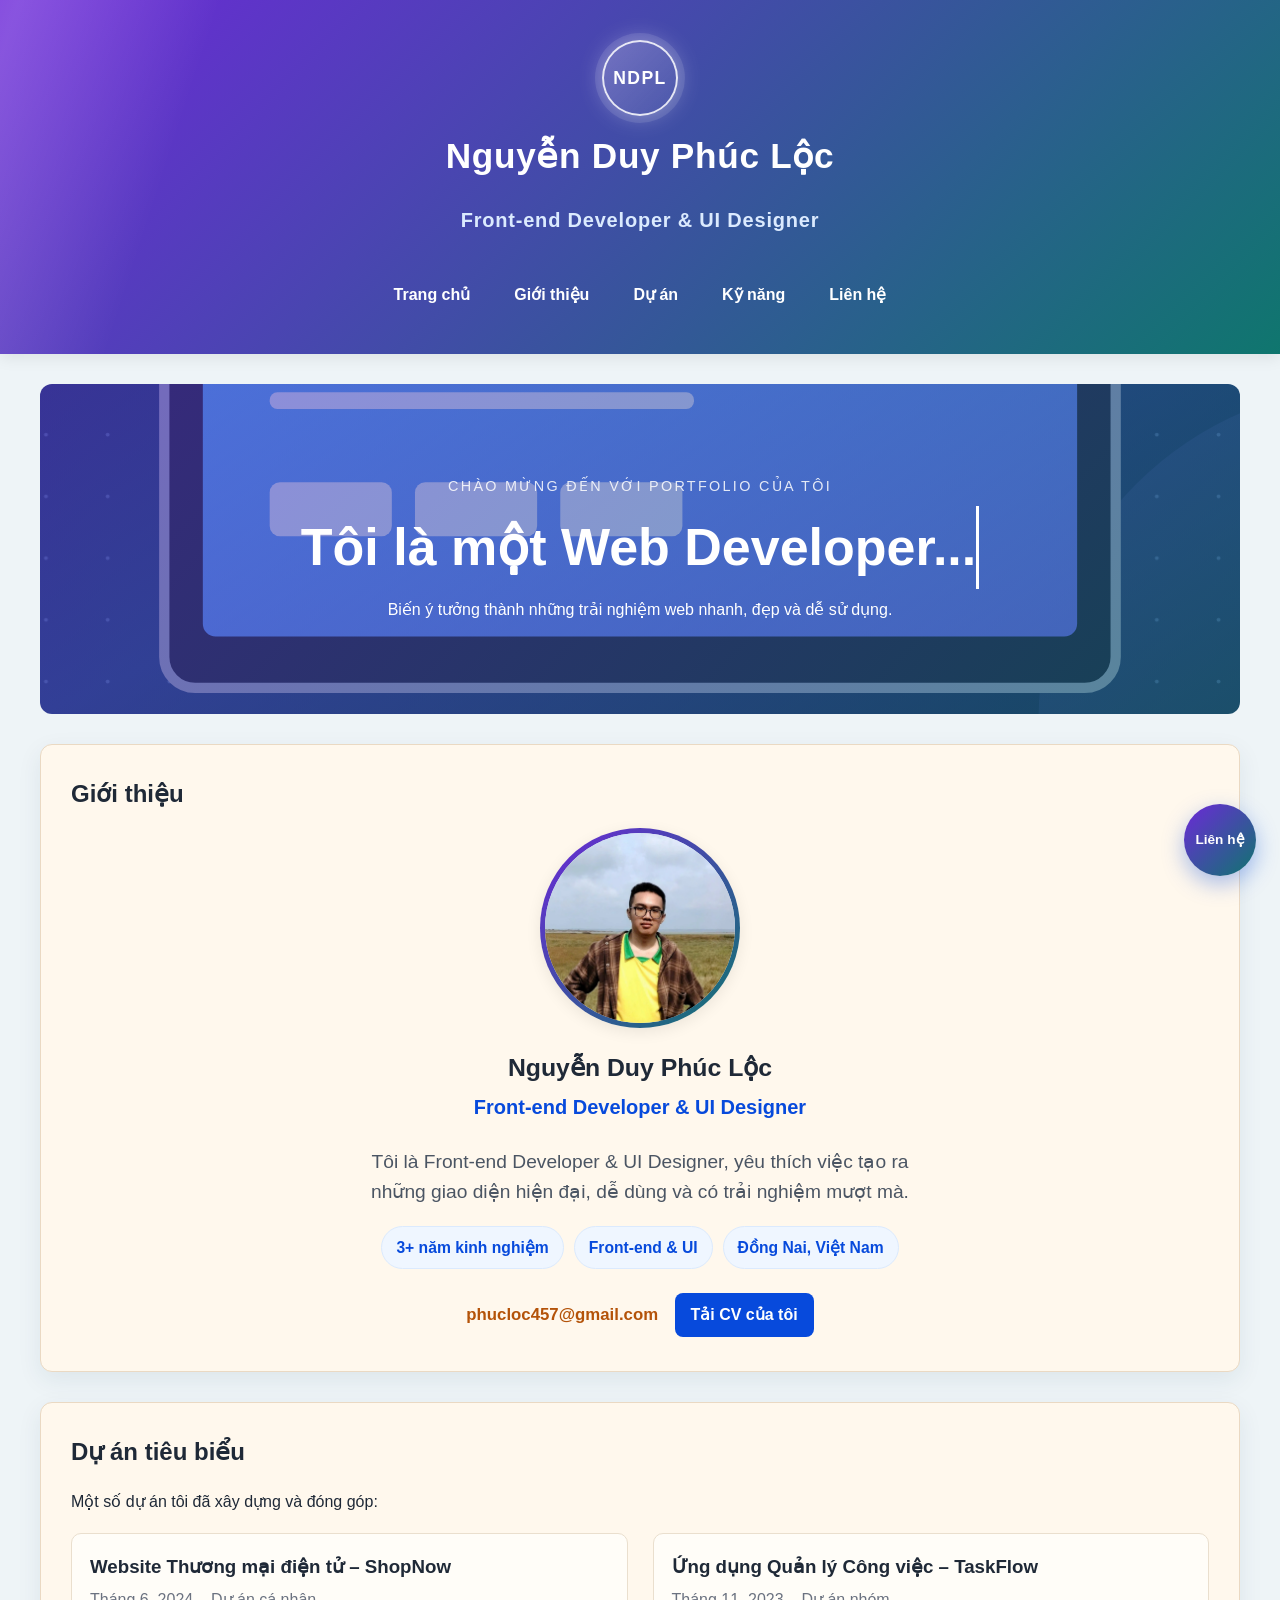
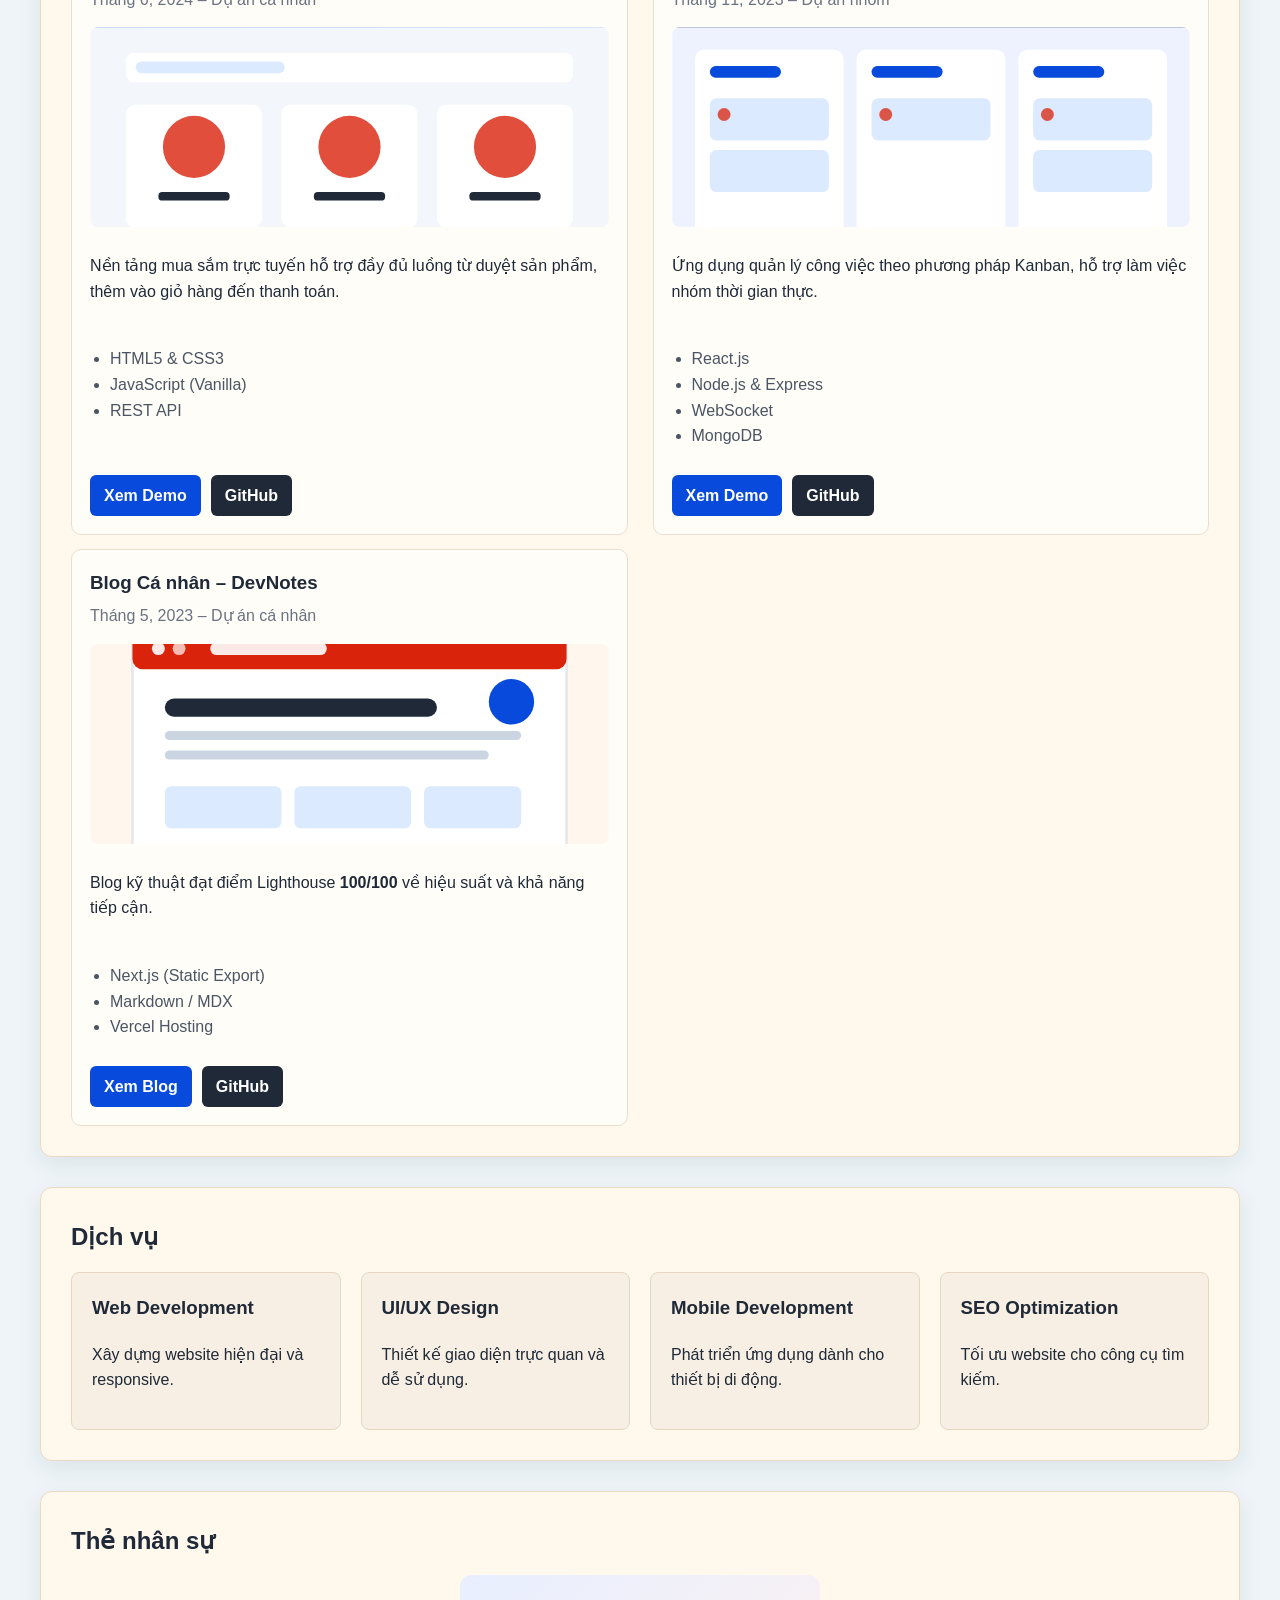
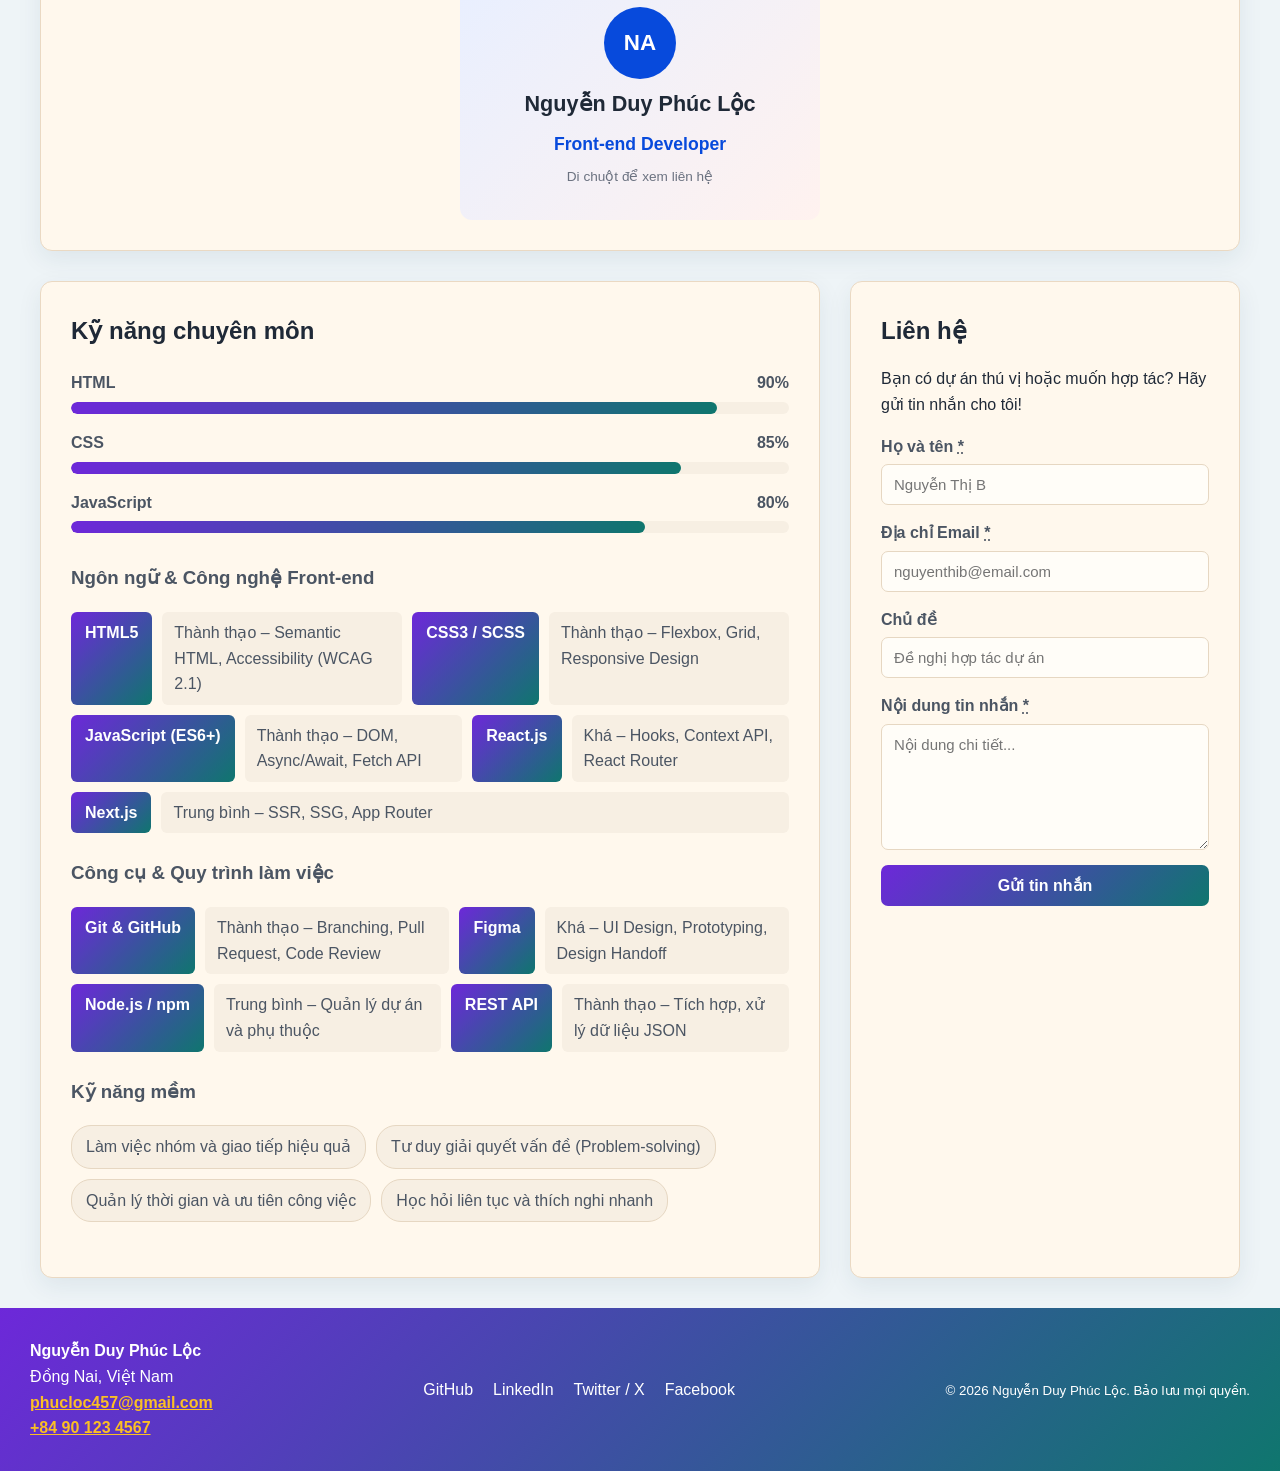
<file: Buoi8/index.html>
<!DOCTYPE html>
<html lang="vi">

<head>
  <!-- ============================================================
       META & TIÊU ĐỀ TRANG
       Khai báo bộ ký tự, viewport cho thiết bị di động và tiêu đề
       hiển thị trên tab trình duyệt / kết quả tìm kiếm.
  ============================================================ -->
  <meta charset="UTF-8">
  <meta name="viewport" content="width=device-width, initial-scale=1.0">
  <meta name="description" content="Portfolio cá nhân – Giới thiệu về tôi, các dự án tiêu biểu và kỹ năng chuyên môn.">
  <meta name="author" content="Nguyễn Duy Phúc Lộc">
  <title>Portfolio Cá Nhân | Nguyễn Duy Phúc Lộc</title>
  <link rel="stylesheet" href="style.css">
</head>

<body>

  <div class="page-loader" role="status" aria-label="Đang tải trang">
    <span class="loader-ring"></span>
    <p>Đang tải portfolio...</p>
  </div>

  <!-- ============================================================
       HEADER – ĐẦU TRANG
       Thẻ <header> đóng vai trò vùng tiêu đề toàn trang (site-wide).
       Chứa tên/logo thương hiệu cá nhân và thanh điều hướng chính.
  ============================================================ -->
  <header>

    <!-- Tên thương hiệu / logo cá nhân -->
    <div class="brand">
      <div class="brand-mark" role="img" aria-label="Logo NDPL">NDPL</div>
      <h1 class="profile-name">Nguyễn Duy Phúc Lộc</h1>
      <p class="profile-job">Front-end Developer &amp; UI Designer</p>
    </div>

    <!-- NAV - THANH ĐIỀU HƯỚNG CHÍNH
         Thẻ <nav> xác định vùng điều hướng chính của trang.
         Thuộc tính aria-label giúp công nghệ hỗ trợ (screen reader)
         phân biệt nav này với các nav phụ khác trên trang.
    -->
    <nav aria-label="Điều hướng chính">
      <input type="checkbox" id="menu-toggle" class="menu-toggle" aria-label="Mở hoặc đóng menu">
      <label for="menu-toggle" class="hamburger">
        <span></span>
        <span></span>
        <span></span>
      </label>
      <ul>
        <li><a href="#home"     aria-current="page">Trang chủ</a></li>
        <li><a href="#about"                       >Giới thiệu</a></li>
        <li><a href="#projects"                    >Dự án</a></li>
        <li><a href="#skills"                      >Kỹ năng</a></li>
        <li><a href="#contact"                     >Liên hệ</a></li>
      </ul>
    </nav>

  </header>
  <!-- /HEADER -->


  <!-- ============================================================
       MAIN – NỘI DUNG CHÍNH
       Thẻ <main> xác định vùng nội dung chính, duy nhất trên trang.
       Giúp công nghệ hỗ trợ bỏ qua header/footer và đến thẳng
       nội dung cốt lõi. Thuộc tính id="home" làm neo (anchor)
       cho liên kết "Trang chủ" trong nav.
  ============================================================ -->
  <main id="home">

    <section class="parallax-banner" aria-label="Lời chào">
      <p class="eyebrow">Chào mừng đến với portfolio của tôi</p>
      <h2>Tôi là một Web Developer<span class="typing-cursor">...</span></h2>
      <p>Biến ý tưởng thành những trải nghiệm web nhanh, đẹp và dễ sử dụng.</p>
    </section>

    <!-- ==========================================================
         SECTION 1 – GIỚI THIỆU TỔNG QUAN (HERO / ABOUT)
         Giới thiệu ngắn gọn về bản thân, vai trò và định hướng
         nghề nghiệp. Đây thường là phần đầu tiên người dùng thấy.
    ========================================================== -->
    <section id="about" aria-labelledby="about-heading">

      <h2 id="about-heading">Giới thiệu</h2>

      <!-- Ảnh đại diện kèm văn bản thay thế mô tả nội dung ảnh -->
      <figure>
        <picture>
          <source srcset="assets/images/avatar.webp" type="image/webp">
          <img
            src="assets/images/avatar.jpg"
            alt="Ảnh chân dung của Nguyễn Duy Phúc Lộc"
            width="200"
            height="200"
          >
        </picture>
        <figcaption>
          <strong class="profile-name">Nguyễn Duy Phúc Lộc</strong>
          <span class="profile-job">Front-end Developer &amp; UI Designer</span>
        </figcaption>
      </figure>

      <div class="about-content">
        <p class="about-intro">
          Tôi là Front-end Developer &amp; UI Designer, yêu thích việc tạo ra những giao diện
          hiện đại, dễ dùng và có trải nghiệm mượt mà.
        </p>
        <div class="about-highlights" role="group" aria-label="Thông tin nổi bật">
          <span>3+ năm kinh nghiệm</span>
          <span>Front-end &amp; UI</span>
          <span>Đồng Nai, Việt Nam</span>
        </div>
        <a class="about-email" href="mailto:phucloc457@gmail.com">phucloc457@gmail.com</a>
        <a class="about-cv" href="assets/files/CV_NguyenVanA.pdf" download>Tải CV của tôi</a>
      </div>

    </section>
    <!-- /SECTION 1 – GIỚI THIỆU -->


    <!-- ==========================================================
         SECTION 2 – DỰ ÁN TIÊU BIỂU
         Trình bày các dự án nổi bật đã thực hiện. Mỗi dự án được
         bọc trong thẻ <article> vì đây là đơn vị nội dung độc lập,
         có thể tái sử dụng hoặc phân phối riêng lẻ.
    ========================================================== -->
    <section id="projects" aria-labelledby="projects-heading">

      <h2 id="projects-heading">Dự án tiêu biểu</h2>
      <p>Một số dự án tôi đã xây dựng và đóng góp:</p>

      <!-- Dự án 1 -->
      <article aria-labelledby="project1-title">
        <header>
          <!-- Header trong article chứa tiêu đề và metadata của dự án -->
          <h3 id="project1-title">Website Thương mại điện tử – ShopNow</h3>
          <p>
            <time datetime="2024-06">Tháng 6, 2024</time> –
            <span>Dự án cá nhân</span>
          </p>
        </header>
        <img src="assets/images/project-shopnow.svg"
             alt="Ảnh chụp màn hình giao diện trang chủ của dự án ShopNow"
             width="600" height="350">
        <p>Nền tảng mua sắm trực tuyến hỗ trợ đầy đủ luồng từ duyệt sản phẩm,
           thêm vào giỏ hàng đến thanh toán.</p>
        <ul>
          <li>HTML5 &amp; CSS3</li>
          <li>JavaScript (Vanilla)</li>
          <li>REST API</li>
        </ul>
        <footer>
          <!-- Footer trong article chứa các liên kết hành động -->
          <a class="project-demo" href="https://shopnow-demo.example.com" target="_blank" rel="noopener noreferrer">Xem Demo</a>
          <a class="project-github" href="https://github.com/nguyenvana/shopnow" target="_blank" rel="noopener noreferrer">GitHub</a>
        </footer>
      </article>

      <!-- Dự án 2 -->
      <article aria-labelledby="project2-title">
        <header>
          <h3 id="project2-title">Ứng dụng Quản lý Công việc – TaskFlow</h3>
          <p><time datetime="2023-11">Tháng 11, 2023</time> – <span>Dự án nhóm</span></p>
        </header>
        <img src="assets/images/project-taskflow.svg"
             alt="Ảnh chụp màn hình bảng Kanban của ứng dụng TaskFlow"
             width="600" height="350">
        <p>Ứng dụng quản lý công việc theo phương pháp Kanban, hỗ trợ làm việc nhóm thời gian thực.</p>
        <ul>
          <li>React.js</li>
          <li>Node.js &amp; Express</li>
          <li>WebSocket</li>
          <li>MongoDB</li>
        </ul>
        <footer>
          <a class="project-demo" href="https://taskflow-demo.example.com" target="_blank" rel="noopener noreferrer">Xem Demo</a>
          <a class="project-github" href="https://github.com/nguyenvana/taskflow" target="_blank" rel="noopener noreferrer">GitHub</a>
        </footer>
      </article>

      <!-- Dự án 3 -->
      <article aria-labelledby="project3-title">
        <header>
          <h3 id="project3-title">Blog Cá nhân – DevNotes</h3>
          <p><time datetime="2023-05">Tháng 5, 2023</time> – <span>Dự án cá nhân</span></p>
        </header>
        <img src="assets/images/project-devnotes.svg"
             alt="Ảnh chụp màn hình trang danh sách bài viết của DevNotes"
             width="600" height="350">
        <p>Blog kỹ thuật đạt điểm Lighthouse <strong>100/100</strong> về hiệu suất và khả năng tiếp cận.</p>
        <ul>
          <li>Next.js (Static Export)</li>
          <li>Markdown / MDX</li>
          <li>Vercel Hosting</li>
        </ul>
        <footer>
          <a class="project-demo" href="https://devnotes.example.com" target="_blank" rel="noopener noreferrer">Xem Blog</a>
          <a class="project-github" href="https://github.com/nguyenvana/devnotes" target="_blank" rel="noopener noreferrer">GitHub</a>
        </footer>
      </article>

    </section>
    <!-- /SECTION 2 – DỰ ÁN -->

    <!-- =========================
     SECTION 3 – DỊCH VỤ
========================= -->

<section id="services">

    <h2>Dịch vụ</h2>

    <div class="services-container">

        <div class="service">
            <h3>Web Development</h3>
            <p>Xây dựng website hiện đại và responsive.</p>
        </div>

        <div class="service">
            <h3>UI/UX Design</h3>
            <p>Thiết kế giao diện trực quan và dễ sử dụng.</p>
        </div>

        <div class="service">
            <h3>Mobile Development</h3>
            <p>Phát triển ứng dụng dành cho thiết bị di động.</p>
        </div>

        <div class="service">
            <h3>SEO Optimization</h3>
            <p>Tối ưu website cho công cụ tìm kiếm.</p>
        </div>

    </div>

</section>

    <section id="team-card" aria-labelledby="team-heading">
      <h2 id="team-heading">Thẻ nhân sự</h2>
      <div class="flip-card">
        <div class="flip-card-inner">
          <article class="flip-card-front">
            <div class="team-avatar" aria-hidden="true">NA</div>
            <h3 class="profile-name">Nguyễn Duy Phúc Lộc</h3>
            <p class="profile-job">Front-end Developer</p>
            <span class="flip-hint">Di chuột để xem liên hệ</span>
          </article>
          <article class="flip-card-back">
            <h3>Liên hệ với tôi</h3>
            <p>Sẵn sàng đồng hành cùng bạn trong dự án tiếp theo.</p>
            <a href="mailto:phucloc457@gmail.com">phucloc457@gmail.com</a>
            <a class="footer-phone" href="tel:+84901234567">+84 90 123 4567</a>
          </article>
        </div>
      </div>
    </section>


    <!-- ==========================================================
         SECTION 3 – KỸ NĂNG CHUYÊN MÔN
         Dùng thẻ <dl> (description list) để mô tả từng kỹ năng
         kèm mức độ thành thạo – ngữ nghĩa phù hợp hơn <ul> thuần túy.
    ========================================================== -->
    <section id="skills" aria-labelledby="skills-heading">

      <h2 id="skills-heading">Kỹ năng chuyên môn</h2>
      <div class="skill-bars" role="group" aria-label="Mức độ thành thạo">
        <div class="skill-bar">
          <div class="skill-bar-label"><span>HTML</span><strong>90%</strong></div>
          <div class="skill-bar-track"><span style="--skill-level: 90%"></span></div>
        </div>
        <div class="skill-bar">
          <div class="skill-bar-label"><span>CSS</span><strong>85%</strong></div>
          <div class="skill-bar-track"><span style="--skill-level: 85%"></span></div>
        </div>
        <div class="skill-bar">
          <div class="skill-bar-label"><span>JavaScript</span><strong>80%</strong></div>
          <div class="skill-bar-track"><span style="--skill-level: 80%"></span></div>
        </div>
      </div>

      <!-- Nhóm kỹ năng Front-end -->
      <section aria-labelledby="skills-frontend">
        <h3 id="skills-frontend">Ngôn ngữ &amp; Công nghệ Front-end</h3>
        <dl>
          <dt>HTML5</dt><dd>Thành thạo – Semantic HTML, Accessibility (WCAG 2.1)</dd>
          <dt>CSS3 / SCSS</dt><dd>Thành thạo – Flexbox, Grid, Responsive Design</dd>
          <dt>JavaScript (ES6+)</dt><dd>Thành thạo – DOM, Async/Await, Fetch API</dd>
          <dt>React.js</dt><dd>Khá – Hooks, Context API, React Router</dd>
          <dt>Next.js</dt><dd>Trung bình – SSR, SSG, App Router</dd>
        </dl>
      </section>

      <!-- Nhóm kỹ năng công cụ -->
      <section aria-labelledby="skills-tools">
        <h3 id="skills-tools">Công cụ &amp; Quy trình làm việc</h3>
        <dl>
          <dt>Git &amp; GitHub</dt><dd>Thành thạo – Branching, Pull Request, Code Review</dd>
          <dt>Figma</dt><dd>Khá – UI Design, Prototyping, Design Handoff</dd>
          <dt>Node.js / npm</dt><dd>Trung bình – Quản lý dự án và phụ thuộc</dd>
          <dt>REST API</dt><dd>Thành thạo – Tích hợp, xử lý dữ liệu JSON</dd>
        </dl>
      </section>

      <!-- Kỹ năng mềm -->
      <section aria-labelledby="skills-soft">
        <h3 id="skills-soft">Kỹ năng mềm</h3>
        <ul>
          <li>Làm việc nhóm và giao tiếp hiệu quả</li>
          <li>Tư duy giải quyết vấn đề (Problem-solving)</li>
          <li>Quản lý thời gian và ưu tiên công việc</li>
          <li>Học hỏi liên tục và thích nghi nhanh</li>
        </ul>
      </section>

    </section>
    <!-- /SECTION 3 – KỸ NĂNG -->


    <!-- ==========================================================
         SECTION 4 – LIÊN HỆ
         Mỗi <input> liên kết với <label> qua thuộc tính for/id
         để đảm bảo khả năng tiếp cận (accessibility) cho screen reader.
    ========================================================== -->
    <section id="contact" aria-labelledby="contact-heading">

      <h2 id="contact-heading">Liên hệ</h2>
      <p>Bạn có dự án thú vị hoặc muốn hợp tác? Hãy gửi tin nhắn cho tôi!</p>

      <form action="https://formsubmit.co/phucloc457@gmail.com" method="POST"
            novalidate aria-label="Biểu mẫu liên hệ">

        <!-- Trường họ tên -->
        <div>
          <label for="contact-name">Họ và tên <abbr title="Bắt buộc">*</abbr></label>
          <input type="text" id="contact-name" name="name" required
                 autocomplete="name" placeholder="Nguyễn Thị B">
        </div>

        <!-- Trường email -->
        <div>
          <label for="contact-email">Địa chỉ Email <abbr title="Bắt buộc">*</abbr></label>
          <input type="email" id="contact-email" name="email" required
                 autocomplete="email" placeholder="nguyenthib@email.com">
        </div>

        <!-- Trường chủ đề -->
        <div>
          <label for="contact-subject">Chủ đề</label>
          <input type="text" id="contact-subject" name="subject"
                 placeholder="Đề nghị hợp tác dự án">
        </div>

        <!-- Trường nội dung tin nhắn -->
        <div>
          <label for="contact-message">Nội dung tin nhắn <abbr title="Bắt buộc">*</abbr></label>
          <textarea id="contact-message" name="message" required
                    rows="6" placeholder="Nội dung chi tiết..."></textarea>
        </div>

        <!-- Nút gửi biểu mẫu -->
        <button type="submit">Gửi tin nhắn</button>
      </form>

    </section>
    <!-- /SECTION 4 – LIÊN HỆ -->


  </main>
  <!-- /MAIN -->


  <!-- ============================================================
       FOOTER – CHÂN TRANG
       Chứa thông tin bản quyền, liên hệ nhanh và liên kết mạng xã hội.
       <nav> thứ cấp với aria-label riêng để phân biệt với nav trong header.
  ============================================================ -->
  <footer>

    <!-- Thẻ <address> chứa thông tin liên lạc của tác giả/chủ sở hữu trang -->
    <address>
      <p>
        <strong>Nguyễn Duy Phúc Lộc</strong><br>
        Đồng Nai, Việt Nam<br>
        <a href="mailto:phucloc457@gmail.com">phucloc457@gmail.com</a><br>
        <a href="tel:+84901234567">+84 90 123 4567</a>
      </p>
    </address>

    <!-- NAV - LIÊN KẾT MẠNG XÃ HỘI
         rel="noopener noreferrer" bảo vệ bảo mật khi mở tab mới.
         aria-label mô tả đích đến giúp screen reader đọc rõ ràng.
    -->
    <nav aria-label="Mạng xã hội">
      <ul>
        <li>
          <a href="https://github.com/nguyenvana" target="_blank" rel="noopener noreferrer"
             aria-label="Trang GitHub của Nguyễn Duy Phúc Lộc (mở trong tab mới)">GitHub</a>
        </li>
        <li>
          <a href="https://linkedin.com/in/nguyenvana" target="_blank" rel="noopener noreferrer"
             aria-label="Trang LinkedIn của Nguyễn Duy Phúc Lộc (mở trong tab mới)">LinkedIn</a>
        </li>
        <li>
          <a href="https://twitter.com/nguyenvana" target="_blank" rel="noopener noreferrer"
             aria-label="Trang Twitter của Nguyễn Duy Phúc Lộc (mở trong tab mới)">Twitter / X</a>
        </li>
        <li>
          <a href="https://facebook.com/nguyenvana" target="_blank" rel="noopener noreferrer"
             aria-label="Trang Facebook của Nguyễn Duy Phúc Lộc (mở trong tab mới)">Facebook</a>
        </li>
      </ul>
    </nav>

    <!-- Thông tin bản quyền -->
    <p>
      <small>
        &copy; <time datetime="2026">2026</time> Nguyễn Duy Phúc Lộc. Bảo lưu mọi quyền.
      </small>
    </p>

  </footer>
  <!-- /FOOTER -->

  <a class="floating-contact" href="#contact" aria-label="Đi đến phần liên hệ">Liên hệ</a>

  <!-- ============================================================
       JAVASCRIPT BUỔI 8
       Thông báo chào mừng theo thời gian thực & hiệu ứng tương tác
  ============================================================ -->
  <script src="greeting.js"></script>

</body>
</html>
</file>
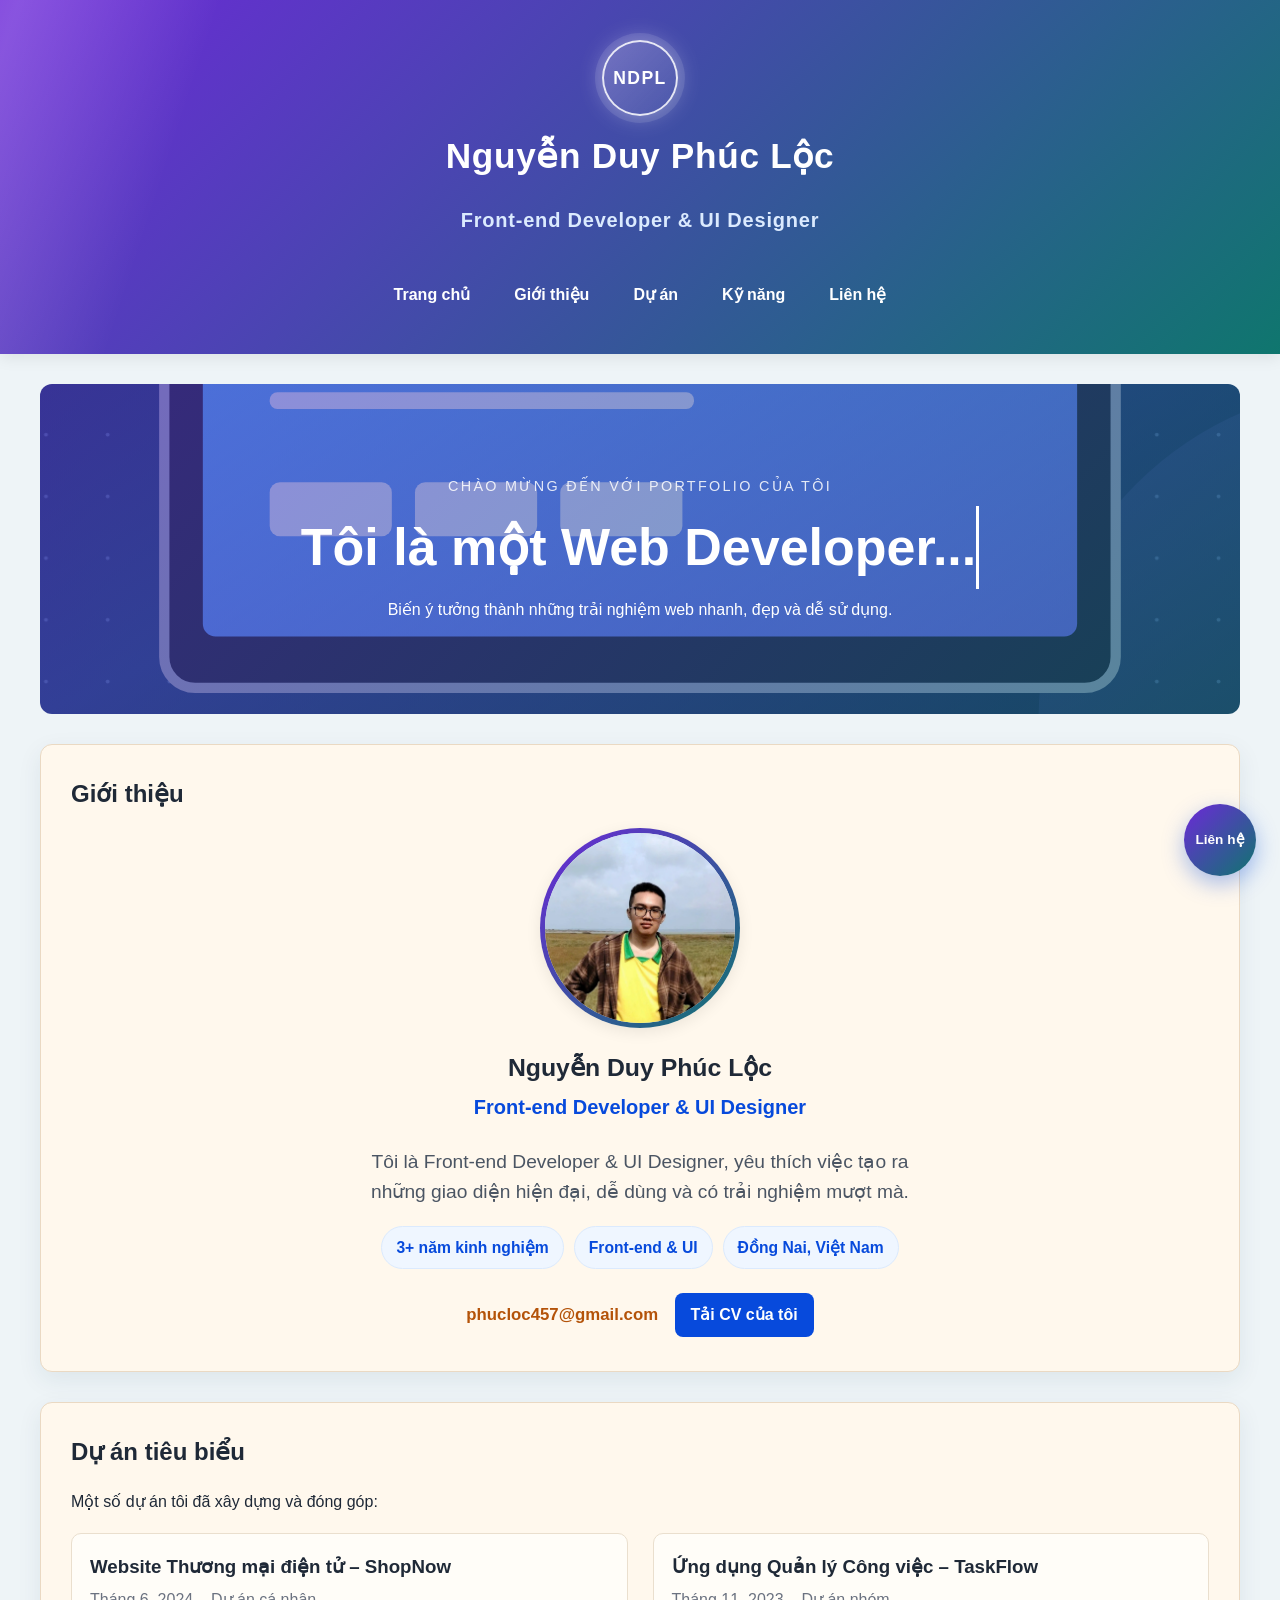
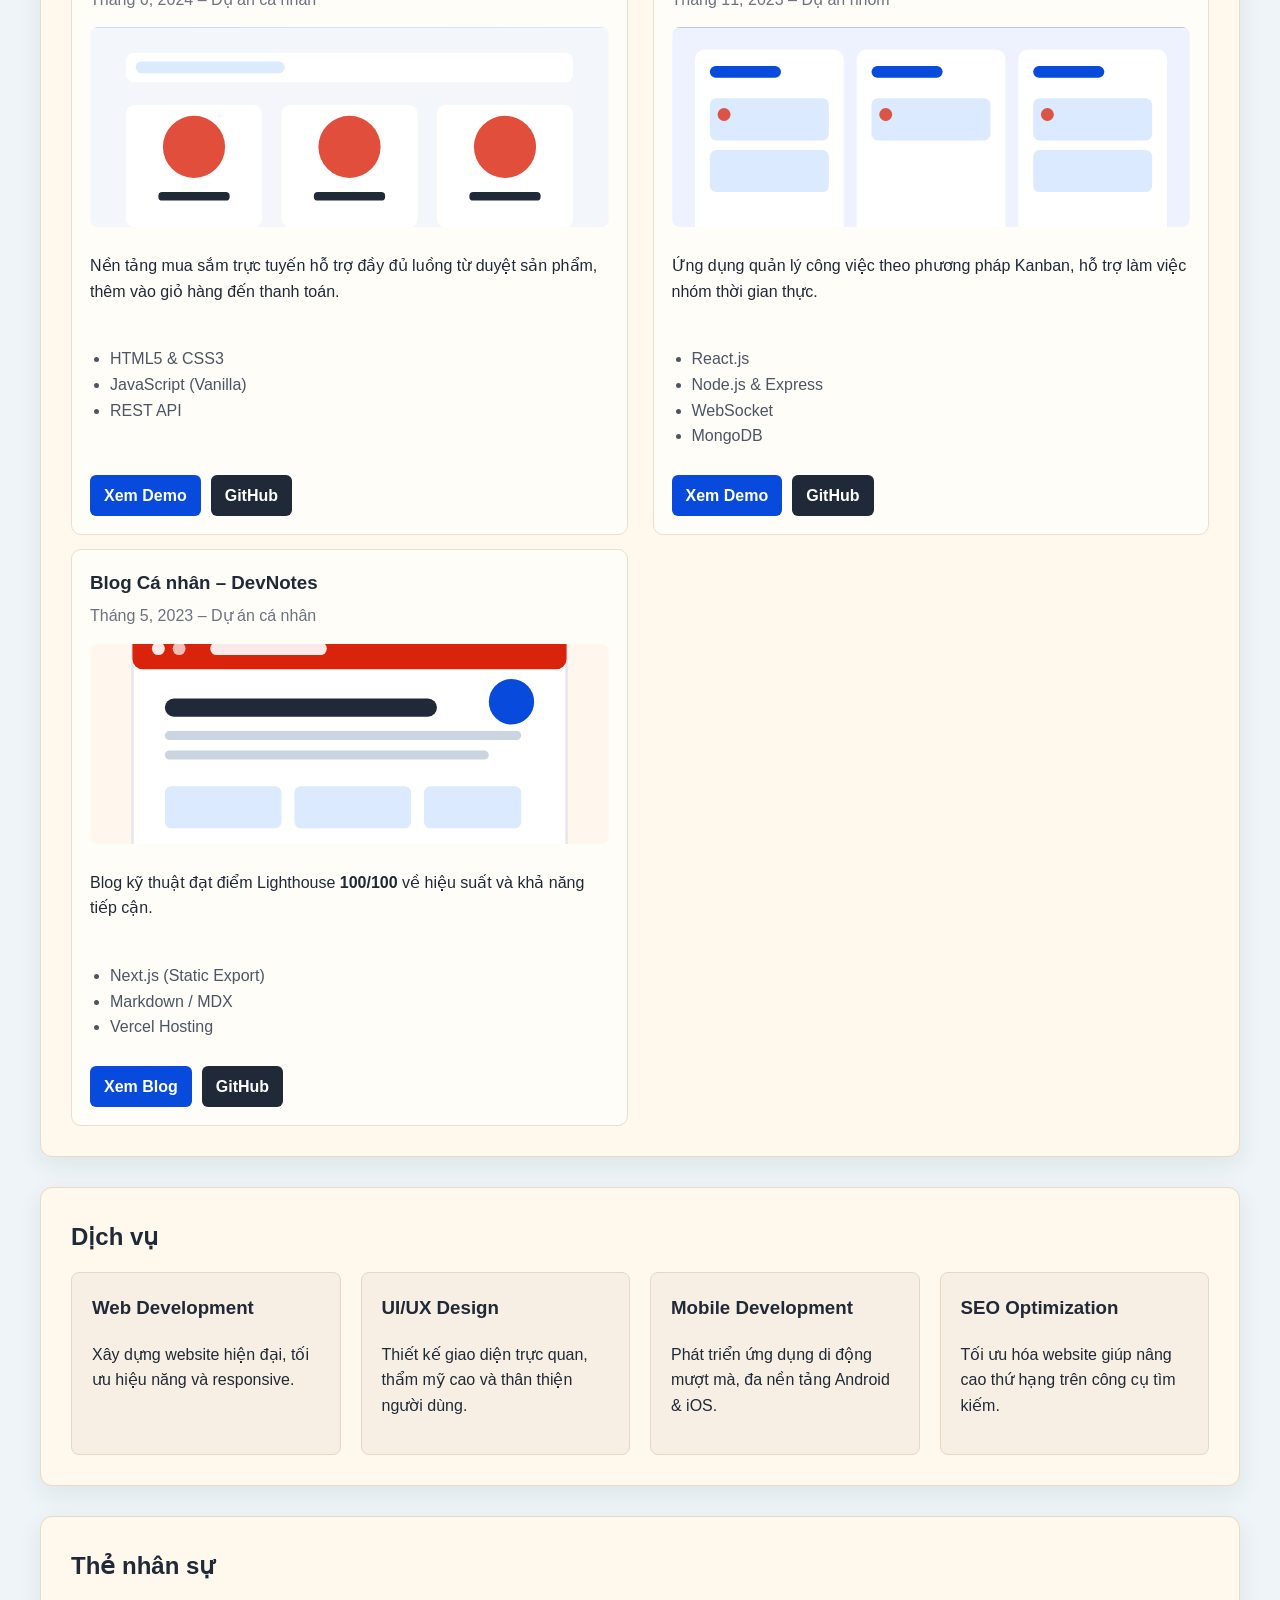
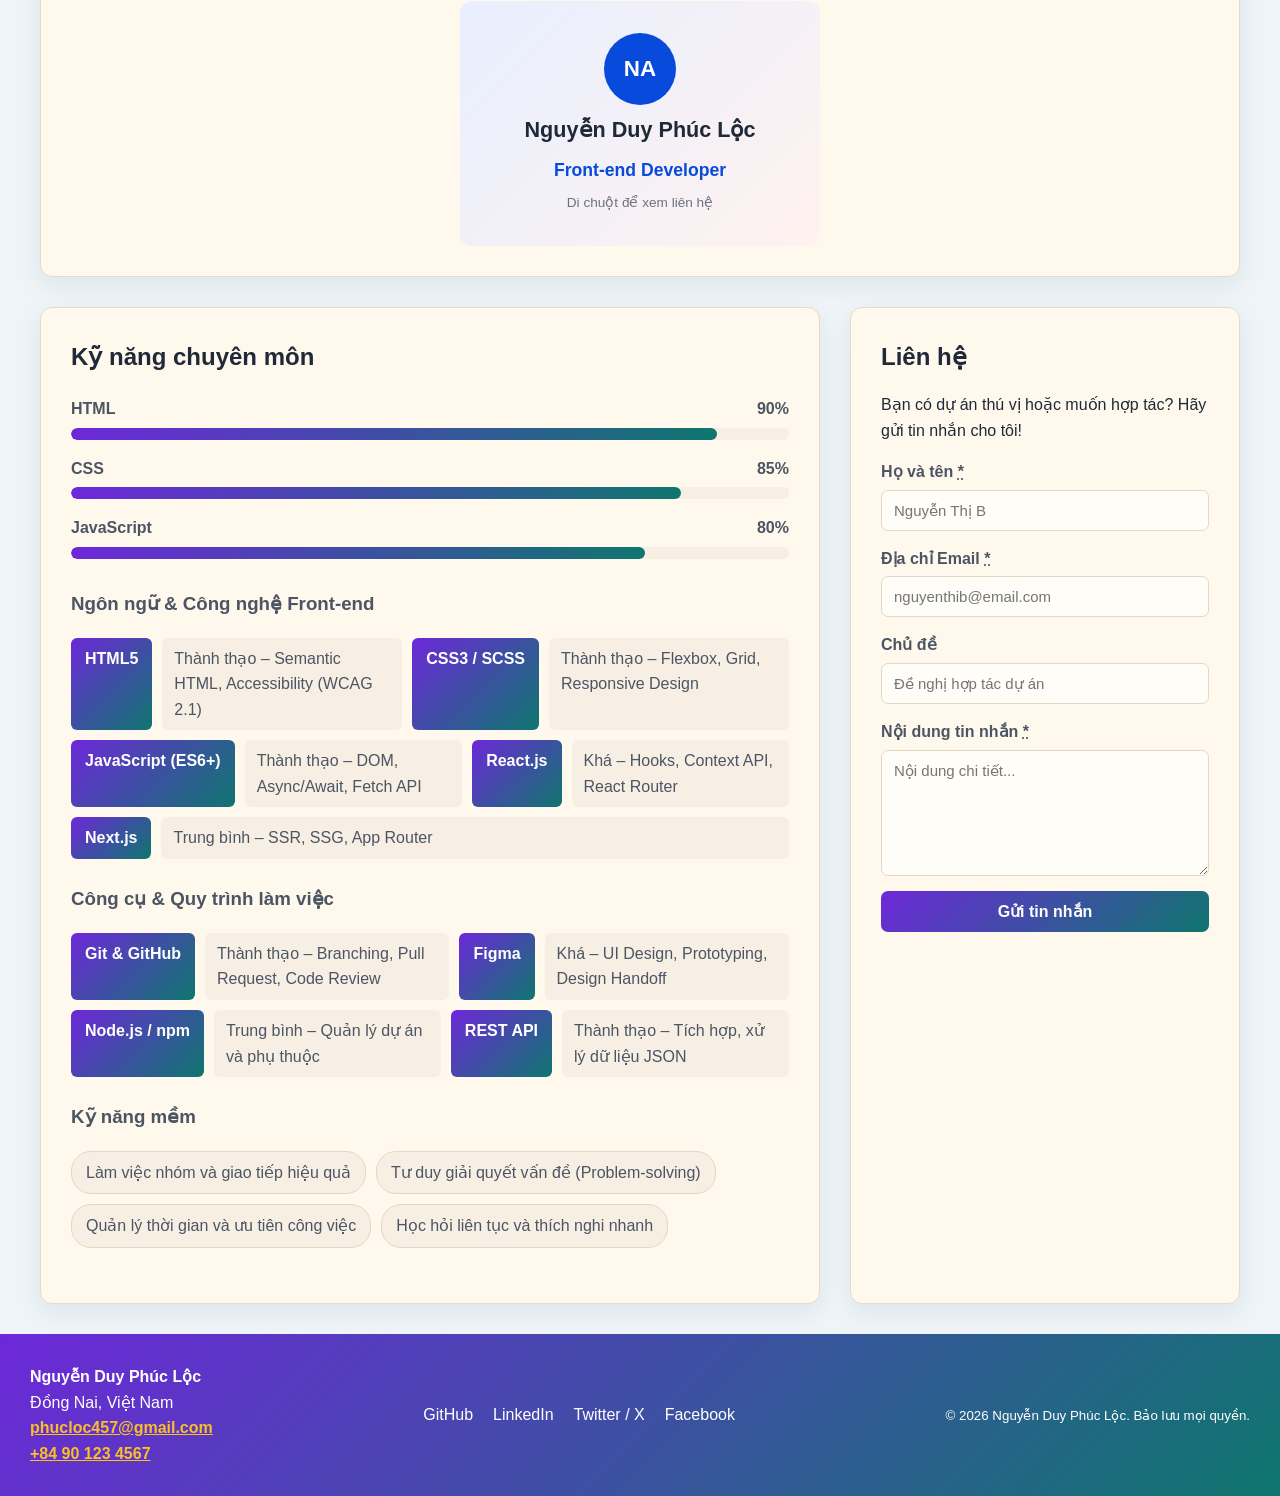
<file: Buoi9/index.html>
<!DOCTYPE html>
<html lang="vi">

<head>
  <!-- ============================================================
       META & TIÊU ĐỀ TRANG
       Khai báo bộ ký tự, viewport cho thiết bị di động và tiêu đề
       hiển thị trên tab trình duyệt / kết quả tìm kiếm.
  ============================================================ -->
  <meta charset="UTF-8">
  <meta name="viewport" content="width=device-width, initial-scale=1.0">
  <meta name="description" content="Portfolio cá nhân – Giới thiệu về tôi, các dự án tiêu biểu và kỹ năng chuyên môn.">
  <meta name="author" content="Nguyễn Duy Phúc Lộc">
  <title>Portfolio Cá Nhân | Nguyễn Duy Phúc Lộc</title>
  <link rel="stylesheet" href="style.css">
</head>

<body>

  <div class="page-loader" role="status" aria-label="Đang tải trang">
    <span class="loader-ring"></span>
    <p>Đang tải portfolio...</p>
  </div>

  <!-- ============================================================
       HEADER – ĐẦU TRANG
       Thẻ <header> đóng vai trò vùng tiêu đề toàn trang (site-wide).
       Chứa tên/logo thương hiệu cá nhân và thanh điều hướng chính.
  ============================================================ -->
  <header>

    <!-- Tên thương hiệu / logo cá nhân -->
    <div class="brand">
      <div class="brand-mark" role="img" aria-label="Logo NDPL">NDPL</div>
      <h1 class="profile-name">Nguyễn Duy Phúc Lộc</h1>
      <p class="profile-job">Front-end Developer &amp; UI Designer</p>
    </div>

    <!-- NAV - THANH ĐIỀU HƯỚNG CHÍNH
         Thẻ <nav> xác định vùng điều hướng chính của trang.
         Thuộc tính aria-label giúp công nghệ hỗ trợ (screen reader)
         phân biệt nav này với các nav phụ khác trên trang.
    -->
    <nav aria-label="Điều hướng chính">
      <input type="checkbox" id="menu-toggle" class="menu-toggle" aria-label="Mở hoặc đóng menu">
      <label for="menu-toggle" class="hamburger">
        <span></span>
        <span></span>
        <span></span>
      </label>
      <ul>
        <li><a href="#home"     aria-current="page">Trang chủ</a></li>
        <li><a href="#about"                       >Giới thiệu</a></li>
        <li><a href="#projects"                    >Dự án</a></li>
        <li><a href="#skills"                      >Kỹ năng</a></li>
        <li><a href="#contact"                     >Liên hệ</a></li>
      </ul>
    </nav>

  </header>
  <!-- /HEADER -->


  <!-- ============================================================
       MAIN – NỘI DUNG CHÍNH
       Thẻ <main> xác định vùng nội dung chính, duy nhất trên trang.
       Giúp công nghệ hỗ trợ bỏ qua header/footer và đến thẳng
       nội dung cốt lõi. Thuộc tính id="home" làm neo (anchor)
       cho liên kết "Trang chủ" trong nav.
  ============================================================ -->
  <main id="home">

    <section class="parallax-banner" aria-label="Lời chào">
      <p class="eyebrow">Chào mừng đến với portfolio của tôi</p>
      <h2>Tôi là một Web Developer<span class="typing-cursor">...</span></h2>
      <p>Biến ý tưởng thành những trải nghiệm web nhanh, đẹp và dễ sử dụng.</p>
    </section>

    <!-- ==========================================================
         SECTION 1 – GIỚI THIỆU TỔNG QUAN (HERO / ABOUT)
         Giới thiệu ngắn gọn về bản thân, vai trò và định hướng
         nghề nghiệp. Đây thường là phần đầu tiên người dùng thấy.
    ========================================================== -->
    <section id="about" aria-labelledby="about-heading">

      <h2 id="about-heading">Giới thiệu</h2>

      <!-- Ảnh đại diện kèm văn bản thay thế mô tả nội dung ảnh -->
      <figure>
        <picture>
          <source srcset="assets/images/avatar.webp" type="image/webp">
          <img
            src="assets/images/avatar.jpg"
            alt="Ảnh chân dung của Nguyễn Duy Phúc Lộc"
            width="200"
            height="200"
          >
        </picture>
        <figcaption>
          <strong class="profile-name">Nguyễn Duy Phúc Lộc</strong>
          <span class="profile-job">Front-end Developer &amp; UI Designer</span>
        </figcaption>
      </figure>

      <div class="about-content">
        <p class="about-intro">
          Tôi là Front-end Developer &amp; UI Designer, yêu thích việc tạo ra những giao diện
          hiện đại, dễ dùng và có trải nghiệm mượt mà.
        </p>
        <div class="about-highlights" role="group" aria-label="Thông tin nổi bật">
          <span>3+ năm kinh nghiệm</span>
          <span>Front-end &amp; UI</span>
          <span>Đồng Nai, Việt Nam</span>
        </div>
        <a class="about-email" href="mailto:phucloc457@gmail.com">phucloc457@gmail.com</a>
        <a class="about-cv" href="assets/files/CV_NguyenVanA.pdf" download>Tải CV của tôi</a>
      </div>

    </section>
    <!-- /SECTION 1 – GIỚI THIỆU -->


    <!-- ==========================================================
         SECTION 2 – DỰ ÁN TIÊU BIỂU
         Trình bày các dự án nổi bật đã thực hiện. Mỗi dự án được
         bọc trong thẻ <article> vì đây là đơn vị nội dung độc lập,
         có thể tái sử dụng hoặc phân phối riêng lẻ.
    ========================================================== -->
    <section id="projects" aria-labelledby="projects-heading">

      <h2 id="projects-heading">Dự án tiêu biểu</h2>
      <p>Một số dự án tôi đã xây dựng và đóng góp:</p>

      <!-- Dự án 1 -->
      <article aria-labelledby="project1-title">
        <header>
          <!-- Header trong article chứa tiêu đề và metadata của dự án -->
          <h3 id="project1-title">Website Thương mại điện tử – ShopNow</h3>
          <p>
            <time datetime="2024-06">Tháng 6, 2024</time> –
            <span>Dự án cá nhân</span>
          </p>
        </header>
        <img src="assets/images/project-shopnow.svg"
             alt="Ảnh chụp màn hình giao diện trang chủ của dự án ShopNow"
             width="600" height="350">
        <p>Nền tảng mua sắm trực tuyến hỗ trợ đầy đủ luồng từ duyệt sản phẩm,
           thêm vào giỏ hàng đến thanh toán.</p>
        <ul>
          <li>HTML5 &amp; CSS3</li>
          <li>JavaScript (Vanilla)</li>
          <li>REST API</li>
        </ul>
        <footer>
          <!-- Footer trong article chứa các liên kết hành động -->
          <a class="project-demo" href="https://shopnow-demo.example.com" target="_blank" rel="noopener noreferrer">Xem Demo</a>
          <a class="project-github" href="https://github.com/nguyenvana/shopnow" target="_blank" rel="noopener noreferrer">GitHub</a>
        </footer>
      </article>

      <!-- Dự án 2 -->
      <article aria-labelledby="project2-title">
        <header>
          <h3 id="project2-title">Ứng dụng Quản lý Công việc – TaskFlow</h3>
          <p><time datetime="2023-11">Tháng 11, 2023</time> – <span>Dự án nhóm</span></p>
        </header>
        <img src="assets/images/project-taskflow.svg"
             alt="Ảnh chụp màn hình bảng Kanban của ứng dụng TaskFlow"
             width="600" height="350">
        <p>Ứng dụng quản lý công việc theo phương pháp Kanban, hỗ trợ làm việc nhóm thời gian thực.</p>
        <ul>
          <li>React.js</li>
          <li>Node.js &amp; Express</li>
          <li>WebSocket</li>
          <li>MongoDB</li>
        </ul>
        <footer>
          <a class="project-demo" href="https://taskflow-demo.example.com" target="_blank" rel="noopener noreferrer">Xem Demo</a>
          <a class="project-github" href="https://github.com/nguyenvana/taskflow" target="_blank" rel="noopener noreferrer">GitHub</a>
        </footer>
      </article>

      <!-- Dự án 3 -->
      <article aria-labelledby="project3-title">
        <header>
          <h3 id="project3-title">Blog Cá nhân – DevNotes</h3>
          <p><time datetime="2023-05">Tháng 5, 2023</time> – <span>Dự án cá nhân</span></p>
        </header>
        <img src="assets/images/project-devnotes.svg"
             alt="Ảnh chụp màn hình trang danh sách bài viết của DevNotes"
             width="600" height="350">
        <p>Blog kỹ thuật đạt điểm Lighthouse <strong>100/100</strong> về hiệu suất và khả năng tiếp cận.</p>
        <ul>
          <li>Next.js (Static Export)</li>
          <li>Markdown / MDX</li>
          <li>Vercel Hosting</li>
        </ul>
        <footer>
          <a class="project-demo" href="https://devnotes.example.com" target="_blank" rel="noopener noreferrer">Xem Blog</a>
          <a class="project-github" href="https://github.com/nguyenvana/devnotes" target="_blank" rel="noopener noreferrer">GitHub</a>
        </footer>
      </article>

    </section>
    <!-- /SECTION 2 – DỰ ÁN -->

    <!-- =========================
     SECTION 3 – DỊCH VỤ
========================= -->

<section id="services">

    <h2>Dịch vụ</h2>

    <!-- Vùng chứa danh sách dịch vụ: được tự động sinh giao diện bằng JavaScript qua vòng lặp (Buổi 9) -->
    <div class="services-container" id="services-container"></div>

</section>

    <section id="team-card" aria-labelledby="team-heading">
      <h2 id="team-heading">Thẻ nhân sự</h2>
      <div class="flip-card">
        <div class="flip-card-inner">
          <article class="flip-card-front">
            <div class="team-avatar" aria-hidden="true">NA</div>
            <h3 class="profile-name">Nguyễn Duy Phúc Lộc</h3>
            <p class="profile-job">Front-end Developer</p>
            <span class="flip-hint">Di chuột để xem liên hệ</span>
          </article>
          <article class="flip-card-back">
            <h3>Liên hệ với tôi</h3>
            <p>Sẵn sàng đồng hành cùng bạn trong dự án tiếp theo.</p>
            <a href="mailto:phucloc457@gmail.com">phucloc457@gmail.com</a>
            <a class="footer-phone" href="tel:+84901234567">+84 90 123 4567</a>
          </article>
        </div>
      </div>
    </section>


    <!-- ==========================================================
         SECTION 3 – KỸ NĂNG CHUYÊN MÔN
         Dùng thẻ <dl> (description list) để mô tả từng kỹ năng
         kèm mức độ thành thạo – ngữ nghĩa phù hợp hơn <ul> thuần túy.
    ========================================================== -->
    <section id="skills" aria-labelledby="skills-heading">

      <h2 id="skills-heading">Kỹ năng chuyên môn</h2>
      <div class="skill-bars" role="group" aria-label="Mức độ thành thạo">
        <div class="skill-bar">
          <div class="skill-bar-label"><span>HTML</span><strong>90%</strong></div>
          <div class="skill-bar-track"><span style="--skill-level: 90%"></span></div>
        </div>
        <div class="skill-bar">
          <div class="skill-bar-label"><span>CSS</span><strong>85%</strong></div>
          <div class="skill-bar-track"><span style="--skill-level: 85%"></span></div>
        </div>
        <div class="skill-bar">
          <div class="skill-bar-label"><span>JavaScript</span><strong>80%</strong></div>
          <div class="skill-bar-track"><span style="--skill-level: 80%"></span></div>
        </div>
      </div>

      <!-- Nhóm kỹ năng Front-end -->
      <section aria-labelledby="skills-frontend">
        <h3 id="skills-frontend">Ngôn ngữ &amp; Công nghệ Front-end</h3>
        <dl>
          <dt>HTML5</dt><dd>Thành thạo – Semantic HTML, Accessibility (WCAG 2.1)</dd>
          <dt>CSS3 / SCSS</dt><dd>Thành thạo – Flexbox, Grid, Responsive Design</dd>
          <dt>JavaScript (ES6+)</dt><dd>Thành thạo – DOM, Async/Await, Fetch API</dd>
          <dt>React.js</dt><dd>Khá – Hooks, Context API, React Router</dd>
          <dt>Next.js</dt><dd>Trung bình – SSR, SSG, App Router</dd>
        </dl>
      </section>

      <!-- Nhóm kỹ năng công cụ -->
      <section aria-labelledby="skills-tools">
        <h3 id="skills-tools">Công cụ &amp; Quy trình làm việc</h3>
        <dl>
          <dt>Git &amp; GitHub</dt><dd>Thành thạo – Branching, Pull Request, Code Review</dd>
          <dt>Figma</dt><dd>Khá – UI Design, Prototyping, Design Handoff</dd>
          <dt>Node.js / npm</dt><dd>Trung bình – Quản lý dự án và phụ thuộc</dd>
          <dt>REST API</dt><dd>Thành thạo – Tích hợp, xử lý dữ liệu JSON</dd>
        </dl>
      </section>

      <!-- Kỹ năng mềm -->
      <section aria-labelledby="skills-soft">
        <h3 id="skills-soft">Kỹ năng mềm</h3>
        <ul>
          <li>Làm việc nhóm và giao tiếp hiệu quả</li>
          <li>Tư duy giải quyết vấn đề (Problem-solving)</li>
          <li>Quản lý thời gian và ưu tiên công việc</li>
          <li>Học hỏi liên tục và thích nghi nhanh</li>
        </ul>
      </section>

    </section>
    <!-- /SECTION 3 – KỸ NĂNG -->


    <!-- ==========================================================
         SECTION 4 – LIÊN HỆ
         Mỗi <input> liên kết với <label> qua thuộc tính for/id
         để đảm bảo khả năng tiếp cận (accessibility) cho screen reader.
    ========================================================== -->
    <section id="contact" aria-labelledby="contact-heading">

      <h2 id="contact-heading">Liên hệ</h2>
      <p>Bạn có dự án thú vị hoặc muốn hợp tác? Hãy gửi tin nhắn cho tôi!</p>

      <form action="https://formsubmit.co/phucloc457@gmail.com" method="POST"
            novalidate aria-label="Biểu mẫu liên hệ">

        <!-- Trường họ tên -->
        <div>
          <label for="contact-name">Họ và tên <abbr title="Bắt buộc">*</abbr></label>
          <input type="text" id="contact-name" name="name" required
                 autocomplete="name" placeholder="Nguyễn Thị B">
        </div>

        <!-- Trường email -->
        <div>
          <label for="contact-email">Địa chỉ Email <abbr title="Bắt buộc">*</abbr></label>
          <input type="email" id="contact-email" name="email" required
                 autocomplete="email" placeholder="nguyenthib@email.com">
        </div>

        <!-- Trường chủ đề -->
        <div>
          <label for="contact-subject">Chủ đề</label>
          <input type="text" id="contact-subject" name="subject"
                 placeholder="Đề nghị hợp tác dự án">
        </div>

        <!-- Trường nội dung tin nhắn -->
        <div>
          <label for="contact-message">Nội dung tin nhắn <abbr title="Bắt buộc">*</abbr></label>
          <textarea id="contact-message" name="message" required
                    rows="6" placeholder="Nội dung chi tiết..."></textarea>
        </div>

        <!-- Nút gửi biểu mẫu -->
        <button type="submit">Gửi tin nhắn</button>
      </form>

    </section>
    <!-- /SECTION 4 – LIÊN HỆ -->


  </main>
  <!-- /MAIN -->


  <!-- ============================================================
       FOOTER – CHÂN TRANG
       Chứa thông tin bản quyền, liên hệ nhanh và liên kết mạng xã hội.
       <nav> thứ cấp với aria-label riêng để phân biệt với nav trong header.
  ============================================================ -->
  <footer>

    <!-- Thẻ <address> chứa thông tin liên lạc của tác giả/chủ sở hữu trang -->
    <address>
      <p>
        <strong>Nguyễn Duy Phúc Lộc</strong><br>
        Đồng Nai, Việt Nam<br>
        <a href="mailto:phucloc457@gmail.com">phucloc457@gmail.com</a><br>
        <a href="tel:+84901234567">+84 90 123 4567</a>
      </p>
    </address>

    <!-- NAV - LIÊN KẾT MẠNG XÃ HỘI
         rel="noopener noreferrer" bảo vệ bảo mật khi mở tab mới.
         aria-label mô tả đích đến giúp screen reader đọc rõ ràng.
    -->
    <nav aria-label="Mạng xã hội">
      <ul>
        <li>
          <a href="https://github.com/nguyenvana" target="_blank" rel="noopener noreferrer"
             aria-label="Trang GitHub của Nguyễn Duy Phúc Lộc (mở trong tab mới)">GitHub</a>
        </li>
        <li>
          <a href="https://linkedin.com/in/nguyenvana" target="_blank" rel="noopener noreferrer"
             aria-label="Trang LinkedIn của Nguyễn Duy Phúc Lộc (mở trong tab mới)">LinkedIn</a>
        </li>
        <li>
          <a href="https://twitter.com/nguyenvana" target="_blank" rel="noopener noreferrer"
             aria-label="Trang Twitter của Nguyễn Duy Phúc Lộc (mở trong tab mới)">Twitter / X</a>
        </li>
        <li>
          <a href="https://facebook.com/nguyenvana" target="_blank" rel="noopener noreferrer"
             aria-label="Trang Facebook của Nguyễn Duy Phúc Lộc (mở trong tab mới)">Facebook</a>
        </li>
      </ul>
    </nav>

    <!-- Thông tin bản quyền -->
    <p>
      <small>
        &copy; <time datetime="2026">2026</time> Nguyễn Duy Phúc Lộc. Bảo lưu mọi quyền.
      </small>
    </p>

  </footer>
  <!-- /FOOTER -->

  <a class="floating-contact" href="#contact" aria-label="Đi đến phần liên hệ">Liên hệ</a>

  <!-- ============================================================
       JAVASCRIPT BUỔI 9
       Tự động hóa với vòng lặp & Tư duy đóng gói với hàm
  ============================================================ -->
  <script src="services.js"></script>

  <script>
    // Hiệu ứng ẩn/hiện nút liên hệ nổi
    const floatingContact = document.querySelector(".floating-contact");
    const footer = document.querySelector("body > footer");

    if (floatingContact && footer && "IntersectionObserver" in window) {
      const footerObserver = new IntersectionObserver(
        ([entry]) => {
          floatingContact.classList.toggle("is-hidden", entry.isIntersecting);
        },
        { threshold: 0.1 }
      );

      footerObserver.observe(footer);
    }
  </script>

</body>
</html>
</file>
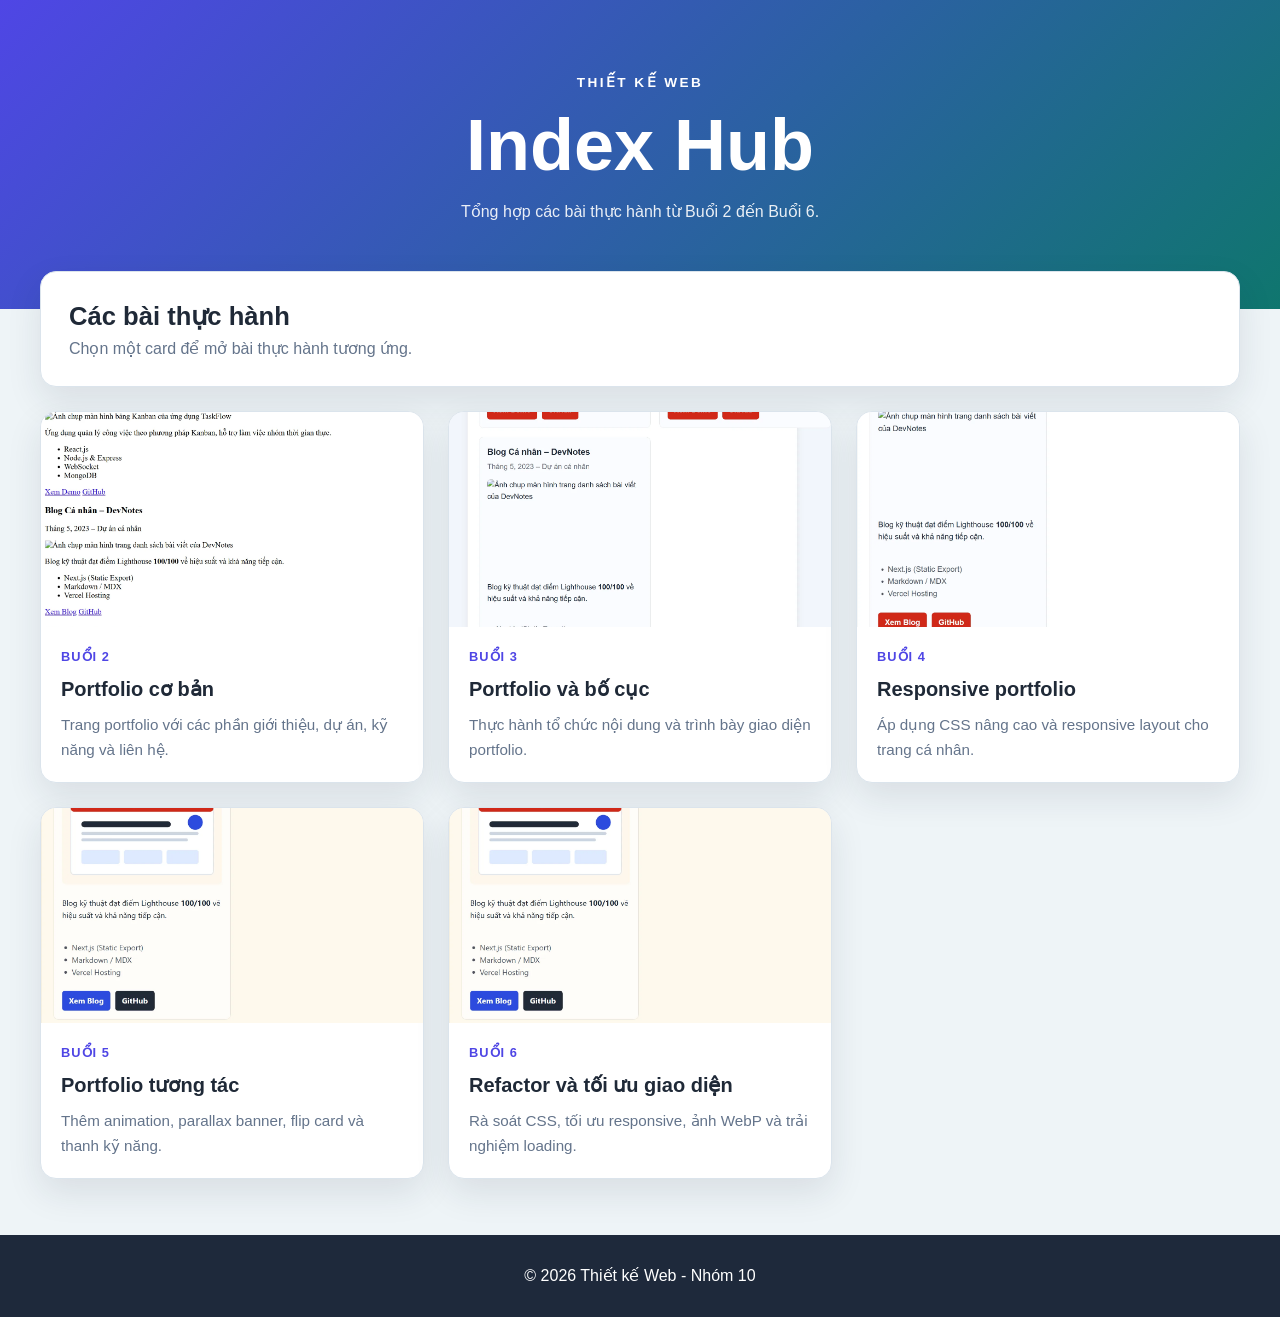
<file: indexhub.html>
<!DOCTYPE html>
<html lang="vi">
<head>
  <meta charset="UTF-8" />
  <meta name="viewport" content="width=device-width, initial-scale=1.0" />
  <meta name="description" content="Mục lục các bài thực hành Thiết kế Web từ Buổi 2 đến Buổi 6." />
  <title>Index Hub | Bài thực hành Thiết kế Web</title>
  <link rel="stylesheet" href="hub.css" />
</head>
<body>
  <header class="hub-header">
    <p class="eyebrow">Thiết kế Web</p>
    <h1>Index Hub</h1>
    <p>Tổng hợp các bài thực hành từ Buổi 2 đến Buổi 6.</p>
  </header>

  <main class="hub-main">
    <section class="hub-intro" aria-labelledby="practice-heading">
      <h2 id="practice-heading">Các bài thực hành</h2>
      <p>Chọn một card để mở bài thực hành tương ứng.</p>
    </section>

    <section class="practice-grid" aria-label="Danh sách bài thực hành">
      <article class="practice-card">
        <a class="practice-card-media" href="Buoi2/index.html">
          <img src="assets/screenshots/buoi2.webp" alt="Ảnh chụp giao diện bài thực hành Buổi 2" />
          <span class="practice-card-button">Xem chi tiết</span>
        </a>
        <div class="practice-card-content">
          <p class="practice-card-week">Buổi 2</p>
          <h3>Portfolio cơ bản</h3>
          <p>Trang portfolio với các phần giới thiệu, dự án, kỹ năng và liên hệ.</p>
        </div>
      </article>

      <article class="practice-card">
        <a class="practice-card-media" href="Buoi3/index.html">
          <img src="assets/screenshots/buoi3.webp" alt="Ảnh chụp giao diện bài thực hành Buổi 3" />
          <span class="practice-card-button">Xem chi tiết</span>
        </a>
        <div class="practice-card-content">
          <p class="practice-card-week">Buổi 3</p>
          <h3>Portfolio và bố cục</h3>
          <p>Thực hành tổ chức nội dung và trình bày giao diện portfolio.</p>
        </div>
      </article>

      <article class="practice-card">
        <a class="practice-card-media" href="Buoi4/index.html">
          <img src="assets/screenshots/buoi4.webp" alt="Ảnh chụp giao diện bài thực hành Buổi 4" />
          <span class="practice-card-button">Xem chi tiết</span>
        </a>
        <div class="practice-card-content">
          <p class="practice-card-week">Buổi 4</p>
          <h3>Responsive portfolio</h3>
          <p>Áp dụng CSS nâng cao và responsive layout cho trang cá nhân.</p>
        </div>
      </article>

      <article class="practice-card">
        <a class="practice-card-media" href="Buoi5/index.html">
          <img src="assets/screenshots/buoi5.webp" alt="Ảnh chụp giao diện bài thực hành Buổi 5" />
          <span class="practice-card-button">Xem chi tiết</span>
        </a>
        <div class="practice-card-content">
          <p class="practice-card-week">Buổi 5</p>
          <h3>Portfolio tương tác</h3>
          <p>Thêm animation, parallax banner, flip card và thanh kỹ năng.</p>
        </div>
      </article>

      <article class="practice-card">
        <a class="practice-card-media" href="Buoi6/index.html">
          <img src="assets/screenshots/buoi6.webp" alt="Ảnh chụp giao diện bài thực hành Buổi 6" />
          <span class="practice-card-button">Xem chi tiết</span>
        </a>
        <div class="practice-card-content">
          <p class="practice-card-week">Buổi 6</p>
          <h3>Refactor và tối ưu giao diện</h3>
          <p>Rà soát CSS, tối ưu responsive, ảnh WebP và trải nghiệm loading.</p>
        </div>
      </article>
    </section>
  </main>

  <footer class="hub-footer">
    <p>&copy; 2026 Thiết kế Web - Nhóm 10</p>
  </footer>
</body>
</html>
</file>
<file: Buoi5/style.css>
:root {
    /* Dark Elegant Theme with Amber Accents */
    --bg-primary: #0f1419;
    --bg-secondary: #1a2332;
    --bg-card: #1e293b;
    --bg-elevated: #253047;

    --text-primary: #f1f5f9;
    --text-secondary: #cbd5e1;
    --text-muted: #94a3b8;

    --accent: #f59e0b;
    --accent-hover: #d97706;
    --accent-soft: rgba(245, 158, 11, 0.15);

    --border: #334155;
    --shadow: 0 8px 30px rgba(0, 0, 0, 0.35);
    --shadow-hover: 0 12px 40px rgba(0, 0, 0, 0.45);
    --radius: 16px;

    --motion-ease: cubic-bezier(0.22, 1, 0.36, 1);
}

* {
    box-sizing: border-box;
}

html {
    scroll-behavior: smooth;
}

body {
    font-family: system-ui, -apple-system, "Segoe UI", Roboto, sans-serif;
    font-size: 16px;
    line-height: 1.65;
    color: var(--text-primary);
    background: var(--bg-primary);
    margin: 0;
    min-height: 100vh;
}

/* Page Loader */
.page-loader {
    position: fixed;
    inset: 0;
    z-index: 1000;
    display: grid;
    place-items: center;
    align-content: center;
    gap: 16px;
    color: var(--text-primary);
    background: linear-gradient(135deg, #0f1419 0%, #1a2332 100%);
    animation: hide-loader 0.6s ease 1.2s forwards;
}

.loader-logo {
    display: grid;
    width: 80px;
    height: 80px;
    place-items: center;
    border: 2px solid var(--accent);
    border-radius: 50%;
    font-size: 1.1rem;
    font-weight: 800;
    letter-spacing: 0.1em;
    color: var(--accent);
    animation: loader-pulse 1s ease-in-out infinite;
}

.loader-ring {
    position: absolute;
    width: 120px;
    height: 120px;
    border: 3px solid rgba(245, 158, 11, 0.2);
    border-top-color: var(--accent);
    border-radius: 50%;
    animation: loader-spin 0.8s linear infinite;
}

@keyframes loader-spin { to { transform: rotate(360deg); } }
@keyframes loader-pulse { 50% { transform: scale(1.06); } }
@keyframes hide-loader {
    to { visibility: hidden; opacity: 0; pointer-events: none; }
}

/* Header */
body > header {
    display: flex;
    flex-direction: column;
    align-items: center;
    gap: 16px;
    background: linear-gradient(180deg, #111827 0%, #1a2332 100%);
    color: var(--text-primary);
    text-align: center;
    padding: 40px 20px 28px;
    border-bottom: 1px solid var(--border);
    position: relative;
}

.brand-mark {
    display: grid;
    width: 72px;
    height: 72px;
    margin: 0 auto 12px;
    place-items: center;
    border: 2px solid var(--accent);
    border-radius: 50%;
    color: var(--accent);
    background: var(--accent-soft);
    font-size: 1.05rem;
    font-weight: 800;
    letter-spacing: 0.12em;
    box-shadow: 0 0 20px rgba(245, 158, 11, 0.25);
}

.brand .profile-name {
    margin: 0 0 4px;
    font-size: 2rem;
    font-weight: 800;
    letter-spacing: -0.02em;
}

.brand .profile-job {
    margin: 0;
    color: var(--accent);
    font-size: 1.1rem;
    font-weight: 600;
    letter-spacing: 0.04em;
}

/* Navigation */
header nav {
    position: relative;
    width: 100%;
    max-width: 700px;
}

.menu-toggle {
    position: absolute;
    opacity: 0;
    pointer-events: none;
}

.hamburger {
    display: flex;
    width: 44px;
    margin: 8px auto;
    padding: 10px;
    flex-direction: column;
    gap: 6px;
    cursor: pointer;
}

.hamburger span {
    display: block;
    height: 2px;
    background: var(--text-primary);
    border-radius: 2px;
    transition: 0.3s var(--motion-ease);
}

.menu-toggle:checked + .hamburger span:nth-child(1) {
    transform: translateY(8px) rotate(45deg);
}
.menu-toggle:checked + .hamburger span:nth-child(2) { opacity: 0; }
.menu-toggle:checked + .hamburger span:nth-child(3) {
    transform: translateY(-8px) rotate(-45deg);
}

header nav ul {
    display: flex;
    flex-direction: column;
    align-items: center;
    gap: 8px;
    list-style: none;
    margin: 0;
    padding: 0;
    transition: 0.35s var(--motion-ease);
}

header nav a {
    display: inline-block;
    color: var(--text-secondary);
    text-decoration: none;
    font-weight: 600;
    padding: 8px 16px;
    border-radius: 8px;
    transition: 0.25s;
}

header nav a:hover,
header nav a[aria-current="page"] {
    color: var(--accent);
    background: var(--accent-soft);
}

/* Main */
main#home {
    width: 92%;
    max-width: 1100px;
    margin: 32px auto;
    display: grid;
    grid-template-columns: 1fr;
    gap: 28px;
}

/* Sections common */
#about,
#projects,
#skills,
#contact,
#services,
#team-card {
    background: var(--bg-card);
    padding: 28px;
    border: 1px solid var(--border);
    border-radius: var(--radius);
    box-shadow: var(--shadow);
}

h2 {
    color: var(--text-primary);
    margin: 0 0 16px;
    font-size: 1.65rem;
    font-weight: 700;
}

h3 {
    color: var(--text-secondary);
    margin: 0 0 8px;
}

/* Parallax Banner */
.parallax-banner {
    grid-column: 1 / -1;
    min-height: 280px;
    display: flex;
    flex-direction: column;
    justify-content: center;
    align-items: center;
    gap: 12px;
    padding: 48px 24px;
    color: var(--text-primary);
    text-align: center;
    border-radius: var(--radius);
    background: linear-gradient(135deg, rgba(15, 20, 25, 0.85), rgba(26, 35, 50, 0.9)),
                url("assets/images/parallax-tech.svg") center/cover no-repeat;
    border: 1px solid var(--border);
    position: relative;
    overflow: hidden;
}

.parallax-banner::before {
    content: "";
    position: absolute;
    inset: 0;
    background: radial-gradient(circle at 30% 20%, rgba(245, 158, 11, 0.12), transparent 50%);
    pointer-events: none;
}

.parallax-banner h2 {
    margin: 0;
    color: var(--text-primary);
    font-size: clamp(1.8rem, 5vw, 3rem);
    white-space: nowrap;
    overflow: hidden;
    border-right: 3px solid var(--accent);
    animation: typing 3.5s steps(30, end) 0.4s both, blink-caret 0.75s step-end infinite;
}

.parallax-banner .eyebrow {
    font-size: 0.85rem;
    letter-spacing: 0.18em;
    text-transform: uppercase;
    color: var(--accent);
    margin: 0;
}

@keyframes typing { from { max-width: 0; } to { max-width: 100%; } }
@keyframes blink-caret { 50% { border-color: transparent; } }

/* About */
#about figure {
    text-align: center;
    margin: 0 0 24px;
}

#about figure img {
    width: 180px;
    height: 180px;
    object-fit: cover;
    border-radius: 50%;
    border: 3px solid var(--accent);
    box-shadow: 0 0 0 6px var(--accent-soft);
}

#about figcaption {
    display: flex;
    flex-direction: column;
    gap: 4px;
    margin-top: 12px;
}

#about figcaption .profile-name {
    font-size: 1.4rem;
    color: var(--text-primary);
}

#about figcaption .profile-job {
    color: var(--accent);
    font-weight: 600;
}

.about-content {
    text-align: center;
    max-width: 640px;
    margin: 0 auto;
}

.about-intro {
    color: var(--text-secondary);
    font-size: 1.1rem;
    margin: 0 0 18px;
}

.about-highlights {
    display: flex;
    flex-wrap: wrap;
    justify-content: center;
    gap: 10px;
    margin-bottom: 20px;
}

.about-highlights span {
    padding: 6px 14px;
    border: 1px solid var(--border);
    border-radius: 999px;
    color: var(--accent);
    background: var(--accent-soft);
    font-size: 0.92rem;
    font-weight: 600;
}

.about-email,
.about-cv {
    display: inline-block;
    margin: 6px 8px;
    font-weight: 600;
    text-decoration: none;
}

.about-email {
    color: var(--accent);
}

.about-email:hover { text-decoration: underline; }

.about-cv {
    padding: 10px 18px;
    border-radius: 8px;
    color: #0f1419;
    background: var(--accent);
    transition: 0.25s;
}

.about-cv:hover {
    background: var(--accent-hover);
    transform: translateY(-2px);
}

/* Projects */
#projects {
    display: grid;
    grid-template-columns: 1fr;
    gap: 20px;
}

#projects > h2,
#projects > p { grid-column: 1; }

#projects article {
    background: var(--bg-elevated);
    border: 1px solid var(--border);
    border-radius: 12px;
    padding: 20px;
    display: flex;
    flex-direction: column;
    gap: 12px;
    transition: 0.3s;
}

#projects article:hover {
    transform: translateY(-6px);
    box-shadow: var(--shadow-hover);
    border-color: var(--accent);
}

#projects article header h3 {
    color: var(--text-primary);
    margin: 0;
}

#projects article header p {
    margin: 4px 0 0;
    color: var(--text-muted);
    font-size: 0.9rem;
}

#projects article > img {
    width: 100%;
    height: 180px;
    object-fit: cover;
    border-radius: 8px;
    background: #0f1419;
}

#projects article ul {
    padding-left: 18px;
    color: var(--text-secondary);
    margin: 0;
}

#projects article footer {
    display: flex;
    gap: 10px;
    margin-top: auto;
}

#projects article footer a {
    padding: 8px 14px;
    border-radius: 6px;
    text-decoration: none;
    font-weight: 600;
    font-size: 0.9rem;
    transition: 0.25s;
}

.project-demo {
    background: var(--accent);
    color: #0f1419;
}

.project-demo:hover { background: var(--accent-hover); }

.project-github {
    background: transparent;
    color: var(--text-primary);
    border: 1px solid var(--border);
}

.project-github:hover {
    border-color: var(--accent);
    color: var(--accent);
}

/* Services */
.services-container {
    display: grid;
    grid-template-columns: 1fr;
    gap: 16px;
}

.service {
    padding: 20px;
    background: var(--bg-elevated);
    border: 1px solid var(--border);
    border-radius: 12px;
    transition: 0.3s;
}

.service:hover {
    border-color: var(--accent);
    transform: translateY(-3px);
}

.service h3 {
    color: var(--accent);
    margin-top: 0;
}

/* Flip Card */
#team-card { text-align: center; }

.flip-card {
    width: min(100%, 340px);
    height: 240px;
    margin: 16px auto 0;
    perspective: 1000px;
}

.flip-card-inner {
    position: relative;
    width: 100%;
    height: 100%;
    transition: transform 0.7s var(--motion-ease);
    transform-style: preserve-3d;
}

.flip-card:hover .flip-card-inner,
.flip-card:focus-within .flip-card-inner {
    transform: rotateY(180deg);
}

.flip-card-front,
.flip-card-back {
    position: absolute;
    inset: 0;
    display: flex;
    flex-direction: column;
    justify-content: center;
    align-items: center;
    gap: 10px;
    padding: 24px;
    border-radius: 12px;
    backface-visibility: hidden;
}

.flip-card-front {
    background: var(--bg-elevated);
    border: 1px solid var(--border);
}

.flip-card-back {
    background: linear-gradient(135deg, #1e293b, #0f1419);
    border: 1px solid var(--accent);
    transform: rotateY(180deg);
}

.team-avatar {
    display: grid;
    width: 64px;
    height: 64px;
    place-items: center;
    border-radius: 50%;
    background: var(--accent);
    color: #0f1419;
    font-weight: 800;
    font-size: 1.3rem;
}

.flip-hint { color: var(--text-muted); font-size: 0.85rem; }

.flip-card-back a {
    color: var(--accent);
    font-weight: 600;
    text-decoration: none;
}

.flip-card-back a:hover { text-decoration: underline; }

/* Skills */
.skill-bars {
    display: grid;
    gap: 14px;
    margin: 20px 0 28px;
}

.skill-bar-label {
    display: flex;
    justify-content: space-between;
    margin-bottom: 6px;
    font-weight: 600;
    color: var(--text-secondary);
}

.skill-bar-track {
    height: 10px;
    background: var(--bg-elevated);
    border-radius: 99px;
    overflow: hidden;
    border: 1px solid var(--border);
}

.skill-bar-track span {
    display: block;
    height: 100%;
    width: 0;
    background: linear-gradient(90deg, var(--accent), #fbbf24);
    border-radius: inherit;
    animation: fill-skill 1.3s var(--motion-ease) forwards;
}

.skill-bar:nth-child(1) .skill-bar-track span { animation-delay: 0.2s; }
.skill-bar:nth-child(2) .skill-bar-track span { animation-delay: 0.35s; }
.skill-bar:nth-child(3) .skill-bar-track span { animation-delay: 0.5s; }

@keyframes fill-skill { to { width: var(--skill-level); } }

#skills dl {
    display: flex;
    flex-wrap: wrap;
    gap: 10px;
}

#skills dt {
    background: var(--accent);
    color: #0f1419;
    padding: 7px 12px;
    font-weight: 700;
    border-radius: 6px;
    font-size: 0.9rem;
}

#skills dd {
    margin: 0;
    padding: 7px 12px;
    background: var(--bg-elevated);
    border-radius: 6px;
    flex: 1 1 180px;
    color: var(--text-secondary);
    border: 1px solid var(--border);
}

#skills ul {
    display: flex;
    flex-wrap: wrap;
    gap: 10px;
    list-style: none;
    padding: 0;
    margin: 0;
}

#skills ul li {
    background: var(--bg-elevated);
    color: var(--text-secondary);
    padding: 8px 14px;
    border-radius: 20px;
    border: 1px solid var(--border);
    transition: 0.25s;
}

#skills ul li:hover {
    background: var(--accent);
    color: #0f1419;
    border-color: var(--accent);
}

/* Contact Form */
#contact form {
    display: flex;
    flex-direction: column;
    gap: 16px;
}

#contact label {
    font-weight: 600;
    color: var(--text-secondary);
    margin-bottom: 6px;
    display: block;
}

#contact input,
#contact textarea {
    width: 100%;
    padding: 12px 14px;
    background: var(--bg-elevated);
    border: 1px solid var(--border);
    border-radius: 8px;
    color: var(--text-primary);
    font-family: inherit;
    font-size: 15px;
    transition: 0.25s;
}

#contact input:focus,
#contact textarea:focus {
    outline: none;
    border-color: var(--accent);
    box-shadow: 0 0 0 3px var(--accent-soft);
}

#contact button {
    padding: 12px;
    border: none;
    border-radius: 8px;
    background: var(--accent);
    color: #0f1419;
    font-size: 16px;
    font-weight: 700;
    cursor: pointer;
    transition: 0.25s;
}

#contact button:hover {
    background: var(--accent-hover);
    transform: translateY(-2px);
}

/* Footer */
body > footer {
    display: flex;
    flex-direction: column;
    align-items: center;
    gap: 20px;
    text-align: center;
    background: #111827;
    color: var(--text-secondary);
    padding: 32px 20px;
    margin-top: 40px;
    border-top: 1px solid var(--border);
}

body > footer address { font-style: normal; }

body > footer address a {
    color: var(--accent);
    text-decoration: none;
    font-weight: 600;
}

body > footer address a:hover { text-decoration: underline; }

footer nav ul {
    display: flex;
    flex-direction: column;
    gap: 10px;
    list-style: none;
    margin: 0;
    padding: 0;
}

footer nav a {
    color: var(--text-secondary);
    text-decoration: none;
    transition: 0.25s;
}

footer nav a:hover {
    color: var(--accent);
}

/* Floating Contact */
.floating-contact {
    position: fixed;
    right: 20px;
    bottom: 20px;
    z-index: 50;
    display: grid;
    width: 68px;
    height: 68px;
    place-items: center;
    border-radius: 50%;
    background: var(--accent);
    color: #0f1419;
    text-decoration: none;
    font-size: 0.8rem;
    font-weight: 700;
    box-shadow: 0 6px 20px rgba(245, 158, 11, 0.4);
    animation: float-pulse 2.5s ease-in-out infinite;
}

.floating-contact:hover {
    animation-play-state: paused;
    transform: scale(1.1);
}

@keyframes float-pulse {
    0%, 100% { transform: scale(1); }
    50% { transform: scale(1.06); }
}

/* Responsive */
@media (max-width: 767px) {
    header nav ul {
        max-height: 0;
        overflow: hidden;
        opacity: 0;
        transform: translateY(-6px);
    }
    .menu-toggle:checked ~ ul {
        max-height: 300px;
        opacity: 1;
        transform: translateY(0);
    }
}

@media (min-width: 768px) {
    .hamburger { display: none; }

    header nav ul {
        flex-direction: row;
        justify-content: center;
        gap: 6px;
    }

    body > footer {
        flex-direction: row;
        justify-content: space-between;
        text-align: left;
        padding: 28px 40px;
    }

    footer nav ul { flex-direction: row; gap: 20px; }

    .services-container { grid-template-columns: repeat(2, 1fr); }

    #projects { grid-template-columns: repeat(2, 1fr); }
    #projects > h2, #projects > p { grid-column: 1 / -1; }
}

@media (min-width: 1024px) {
    .services-container { grid-template-columns: repeat(4, 1fr); }
    main#home { gap: 36px; }
}

@media (prefers-reduced-motion: reduce) {
    html { scroll-behavior: auto; }
    .parallax-banner h2,
    .skill-bar-track span,
    .floating-contact,
    .page-loader,
    .loader-logo,
    .loader-ring {
        animation: none;
    }
    .page-loader { display: none; }
    .skill-bar-track span { width: var(--skill-level); }
}
</file>
<file: Buoi6/style.css>
﻿:root {
    /* =========================
       CSS VARIABLES
    ========================= */

    /* 2 màu chủ đạo */
    --primary-color: #074adc;
    --gradient-start: #6d28d9;
    --gradient-end: #0f766e;

    /* 3 mức màu xám cho text */
    --text-dark: #1f2937;
    --text-medium: #4b5563;
    --text-light: #6b7280;

    /* Màu nền */
    --background-color: #eef4f7;

    /* Màu phụ */
    --white-color: #ffffff;
    --white-06: rgba(255, 255, 255, 0.06);
    --white-10: rgba(255, 255, 255, 0.1);
    --white-20: rgba(255, 255, 255, 0.2);
    --white-24: rgba(255, 255, 255, 0.24);
    --white-25: rgba(255, 255, 255, 0.25);
    --white-35: rgba(255, 255, 255, 0.35);
    --white-85: rgba(255, 255, 255, 0.85);
    --gradient-overlay-start: rgba(109, 40, 217, 0.55);
    --gradient-overlay-end: rgba(15, 118, 110, 0.5);
    --blue-soft: #dbeafe;
    --blue-pale: #eff6ff;
    --blue-dark: #0538a5;
    --amber: #b45309;
    --amber-dark: #92400e;
    --yellow: #fbbf24;
    --yellow-light: #fde68a;
    --surface-card: #fff8ed;
    --surface-card-alt: #fffdf8;
    --surface-soft: #f7efe3;
    --border-warm: #ead9c3;
    --border-soft: #eadfce;
    --border-muted: #e6d7c2;
    --surface-gradient-start: #e8efff;
    --surface-gradient-end: #fff2ef;
    --focus-ring: rgba(37, 99, 235, 0.12);

    /* Hiệu ứng */
    --shadow: 0 4px 15px rgba(0, 0, 0, 0.08);
    --shadow-hover: 0 8px 25px rgba(0, 0, 0, 0.12);
    --shadow-section: 0 8px 24px rgba(30, 64, 85, 0.08);
    --shadow-floating: 0 8px 22px rgba(7, 74, 220, 0.35);
    --shadow-floating-hover: 0 10px 30px rgba(218, 35, 11, 0.5);
    --radius: 12px;
    --motion-ease: cubic-bezier(0.22, 1, 0.36, 1);
}

/* =========================
   1. ĐỊNH DẠNG CHUNG
   MOBILE FIRST: 1 CỘT
========================= */

* {
    box-sizing: border-box;
}

html {
    scroll-behavior: smooth;
}

body,
main,
section,
article,
div {
    max-width: 100%;
    min-width: 0;
}

body {
    font-family: "Segoe UI", Tahoma, Arial, sans-serif;
    font-size: 16px;
    line-height: 1.6;

    color: var(--text-dark);
    background-color: var(--background-color);

    margin: 0;
}

.page-loader {
    position: fixed;
    inset: 0;
    z-index: 100;
    display: grid;
    place-items: center;
    align-content: center;
    gap: 14px;
    color: var(--white-color);
    background: linear-gradient(135deg, var(--gradient-start), var(--gradient-end));
    animation: hide-loader 0.7s ease 1.3s forwards;
}

.page-loader p {
    margin: 0;
    font-size: 0.95rem;
    font-weight: bold;
    letter-spacing: 0.04em;
}

.loader-ring {
    width: 64px;
    height: 64px;
    border: 4px solid var(--white-25);
    border-top-color: var(--white-color);
    border-radius: 50%;
    animation: loader-spin 0.9s linear infinite;
}

@keyframes loader-spin {
    to { transform: rotate(360deg); }
}

@keyframes hide-loader {
    to {
        visibility: hidden;
        opacity: 0;
        pointer-events: none;
    }
}


/* =========================
   2. HEADER & NAVIGATION
========================= */

body > header {
    display: flex;
    flex-direction: column;
    align-items: center;
    gap: 10px;

    background: linear-gradient(
        135deg,
        var(--gradient-start),
        var(--gradient-end)
    );

    color: var(--white-color);
    text-align: center;

    padding: 30px 20px;

    box-shadow: var(--shadow);
    position: relative;
    overflow: hidden;
    isolation: isolate;
}

body > header::after {
    position: absolute;
    top: -35%;
    left: -18%;
    width: 30%;
    height: 170%;
    content: "";
    background: linear-gradient(
        90deg,
        transparent,
        var(--white-20),
        transparent
    );
    transform: rotate(18deg);
    animation: header-shine 7s ease-in-out infinite;
    pointer-events: none;
    z-index: -1;
}

@keyframes header-shine {
    0%, 62% {
        left: -18%;
    }
    100% {
        left: 118%;
    }
}

body > header h1 {
    font-size: 32px;
    margin: 0;
}

body > header > p {
    margin: 0;
    opacity: 0.9;
}

.brand .profile-name {
    margin-bottom: 2px;
    color: var(--white-color);
    font-size: 2.2rem;
    font-weight: 800;
    letter-spacing: 0.02em;
}

.brand {
    position: relative;
    z-index: 1;
}

.brand-mark {
    display: grid;
    width: 76px;
    height: 76px;
    margin: 0 auto 12px;
    place-items: center;
    border: 2px solid var(--white-85);
    border-radius: 50%;
    color: var(--white-color);
    background: linear-gradient(135deg, var(--white-24), var(--white-06));
    box-shadow:
        0 0 0 7px var(--white-10),
        0 0 24px var(--white-35);
    font-size: 1.1rem;
    font-weight: 800;
    letter-spacing: 0.08em;
    animation: logo-float 3.8s ease-in-out infinite;
}

@keyframes logo-float {
    0%, 100% {
        transform: translateY(0) rotate(0);
    }
    50% {
        transform: translateY(-5px) rotate(2deg);
    }
}

.brand .profile-job {
    display: block;
    color: var(--blue-soft);
    font-size: 1.25rem;
    font-weight: bold;
    letter-spacing: 0.04em;
}


/* Navigation */

header nav ul {
    display: flex;
    flex-direction: column;
    align-items: center;
    gap: 10px;

    list-style: none;
    margin: 10px 0 0;
    padding: 0;
}

header nav a {
    display: inline-block;

    color: var(--white-color);
    text-decoration: none;
    font-weight: bold;

    padding: 6px 12px;
    border-radius: 6px;

    transition: 0.3s;
}

header nav a:hover {
    background-color: var(--white-20);
    text-decoration: none;
}


/* =========================
   3. MAIN
   MOBILE: 1 CỘT
========================= */

main#home {
    width: 90%;
    max-width: 1200px;

    margin: 30px auto;

    display: grid;
    grid-template-columns: minmax(0, 1fr);

    gap: 25px;
}


/* =========================
   4. CÁC PHẦN NỘI DUNG
========================= */

#about,
#projects,
#skills,
#contact,
#services,
#team-card {
    background-color: var(--surface-card);

    padding: 25px;

    border: 1px solid var(--border-warm);
    border-radius: var(--radius);

    box-shadow: var(--shadow-section);

    transition: 0.3s;
}

#team-card {
    grid-column: 1 / -1;
    padding: 25px;
}

#about:hover,
#projects:hover,
#skills:hover,
#contact:hover,
#services:hover,
#team-card:hover {
    box-shadow: var(--shadow-hover);
}


/* =========================
   4.1 PHẦN SERVICES
========================= */

.services-container {
    display: grid;

    grid-template-columns: minmax(0, 1fr);

    gap: 20px;
}

.service {
    padding: 20px;

    background-color: var(--surface-soft);

    border: 1px solid var(--border-muted);
    border-radius: 8px;

    min-width: 0;
}

.service h3 {
    margin-top: 0;

    color: var(--text-dark);
}


/* =========================
   5. TIÊU ĐỀ
========================= */

h2 {
    color: var(--text-dark);

    margin-top: 0;
    margin-bottom: 15px;

    font-size: 24px;
}

h3 {
    color: var(--text-medium);
}


/* =========================
   6. PHẦN GIỚI THIỆU
========================= */

#about figure {
    text-align: center;
    margin: 10px 0 24px;
}

#about figure img {
    width: 200px;
    height: 200px;

    object-fit: cover;

    border-radius: 50%;

    border: 5px solid transparent;
    background:
        linear-gradient(var(--background-color), var(--background-color)) padding-box,
        linear-gradient(135deg, var(--gradient-start), var(--gradient-end)) border-box;

    box-shadow: var(--shadow);
}

#about figcaption {
    display: flex;
    flex-direction: column;
    gap: 3px;
    margin-top: 12px;

    color: var(--text-medium);
}

#about figcaption .profile-name {
    color: var(--text-dark);
    font-size: 1.55rem;
}

#about figcaption .profile-job {
    color: var(--primary-color);
    font-size: 1.25rem;
    font-weight: bold;
}

#about .about-content {
    max-width: 680px;
    margin: 0 auto;
    text-align: center;
}

#about .about-intro {
    max-width: 560px;
    margin: 0 auto 18px;
    color: var(--text-medium);
    font-size: 1.2rem;
}

#about .about-highlights {
    display: flex;
    flex-wrap: wrap;
    justify-content: center;
    gap: 10px;
    margin-bottom: 20px;
}

#about .about-highlights span {
    padding: 8px 14px;
    border: 1px solid var(--blue-soft);
    border-radius: 999px;
    color: var(--primary-color);
    background: var(--blue-pale);
    font-size: 0.98rem;
    font-weight: bold;
}

#about .about-email,
#about .about-cv {
    display: inline-block;
    margin: 4px 6px;
    font-weight: bold;
    text-decoration: none;
}

#about .about-email {
    color: var(--amber);
    font-size: 1.05rem;
}

#about .about-cv {
    padding: 9px 16px;
    border-radius: 8px;
    color: var(--white-color);
    background: var(--primary-color);
    transition: 0.3s;
}

#about .about-email:hover {
    color: var(--amber-dark);
    text-decoration: underline;
}

#about .about-cv:hover {
    background: var(--blue-dark);
    transform: translateY(-2px);
}

/* =========================
   7. PHẦN DỰ ÁN
   MOBILE: 1 CỘT
========================= */

#projects {
    display: grid;

    grid-template-columns: minmax(0, 1fr);

    gap: 20px;
}

#projects > h2,
#projects > p {
    grid-column: 1;
}

#projects > h2 {
    margin-bottom: 4px;
}

#projects > p {
    margin-top: 0;
    margin-bottom: 4px;
}

#projects article {
    border: 1px solid var(--border-soft);

    border-radius: 10px;

    padding: 18px;

    background-color: var(--surface-card-alt);

    display: flex;
    flex-direction: column;

    gap: 10px;

    transition: 0.3s;

    min-width: 0;
}

#projects article:hover {
    transform: translateY(-4px);
    box-shadow: var(--shadow-hover);
}

#projects article header {
    background-color: transparent;

    color: var(--text-dark);

    text-align: left;

    padding: 0;

    box-shadow: none;
}

#projects article header h3 {
    margin: 0;

    color: var(--text-dark);
}

#projects article header p {
    margin: 5px 0;

    color: var(--text-light);
}

#projects article > img {
    width: 100%;
    max-width: 100%;
    height: 200px;

    object-fit: cover;

    border-radius: 8px;
}

@media (max-width: 767px) {
    #projects article > img {
        height: auto;
        aspect-ratio: 16 / 9;
    }
}

#projects article ul {
    padding-left: 20px;

    color: var(--text-medium);
}

#projects article footer {
    display: flex;

    gap: 10px;

    margin-top: auto;
}

#projects article footer a {
    padding: 8px 14px;

    border-radius: 6px;

    text-decoration: none;

    font-weight: bold;

    transition: 0.3s;
}

#projects article footer .project-demo {
    background-color: var(--primary-color);
    color: var(--white-color);
}

#projects article footer .project-github {
    background-color: var(--text-dark);
    color: var(--white-color);
}

#projects article footer .project-demo:hover {
    background-color: var(--blue-dark);
    transform: translateY(-2px);
}

#projects article footer .project-github:hover {
    background-color: var(--text-dark);
    transform: translateY(-2px);
}

#projects article footer a:hover {
    box-shadow: var(--shadow);
}


/* =========================
   8. PHẦN KỸ NĂNG
========================= */

#skills section {
    margin-bottom: 25px;
}

#skills dl {
    display: flex;

    flex-wrap: wrap;

    gap: 10px;

    min-width: 0;
}

#skills dt {
    background: linear-gradient(
        135deg,
        var(--gradient-start),
        var(--gradient-end)
    );

    color: var(--white-color);

    padding: 8px 14px;

    font-weight: bold;

    border-radius: 6px;
}

#skills dd {
    margin: 0;

    padding: 8px 12px;

    background-color: var(--surface-soft);

    border-radius: 6px;

    flex: 1 1 200px;

    color: var(--text-medium);

    min-width: 0;
}

#skills ul {
    display: flex;

    flex-wrap: wrap;

    gap: 10px;

    list-style: none;

    padding: 0;

    min-width: 0;
}

#skills ul li {
    background-color: var(--surface-soft);

    color: var(--text-medium);

    padding: 8px 14px;

    border-radius: 20px;

    border: 1px solid var(--border-muted);

    transition: 0.3s;
}

#skills ul li:hover {
    background-color: var(--primary-color);

    color: var(--white-color);

    transform: translateY(-2px);
}


/* =========================
   9. FORM LIÊN HỆ
========================= */

#contact form {
    display: flex;

    flex-direction: column;

    gap: 15px;

    min-width: 0;
}

#contact form > div {
    display: flex;

    flex-direction: column;

    min-width: 0;
}

#contact label {
    font-weight: bold;

    margin-bottom: 5px;

    color: var(--text-medium);
}

#contact input,
#contact textarea {
    width: 100%;
    min-width: 0;

    padding: 11px 12px;

    border: 1px solid var(--border-muted);
    background-color: var(--surface-card-alt);

    border-radius: 7px;

    font-family: "Segoe UI", Tahoma, Arial, sans-serif;

    font-size: 15px;

    outline: none;

    transition: 0.3s;
}

#contact input:focus,
#contact textarea:focus {
    border-color: var(--primary-color);

    box-shadow: 0 0 0 3px var(--focus-ring);
}

#contact textarea {
    resize: vertical;
}

#contact button {
    padding: 11px;

    border-radius: 7px;

    border: none;

    background: linear-gradient(
        135deg,
        var(--gradient-start),
        var(--gradient-end)
    );

    color: var(--white-color);

    font-size: 16px;

    font-weight: bold;

    cursor: pointer;

    transition: 0.3s;
}

#contact button:hover {
    transform: translateY(-2px);

    box-shadow: var(--shadow);
}


/* =========================
   10. FOOTER
========================= */

body > footer {
    display: flex;

    flex-direction: column;

    align-items: center;

    gap: 20px;

    text-align: center;

    background: linear-gradient(
        135deg,
        var(--gradient-start),
        var(--gradient-end)
    );

    color: var(--white-color);

    padding: 25px 20px;

    margin-top: 30px;
}

body > footer address {
    font-style: normal;
}

body > footer address a[href^="mailto:"] {
    color: var(--yellow);
    font-weight: bold;
}

body > footer address a[href^="mailto:"]:hover {
    color: var(--yellow-light);
}

body > footer address p a[href^="tel:"],
body > footer address p .footer-phone {
    color: var(--yellow) !important;
    font-weight: bold;
}

body > footer address p a[href^="tel:"]:hover,
body > footer address p .footer-phone:hover {
    color: var(--yellow-light) !important;
}

body > footer p {
    margin: 0;
}

footer nav ul {
    display: flex;

    flex-direction: column;

    gap: 10px;

    list-style: none;

    margin: 0;

    padding: 0;
}

footer nav a {
    color: var(--white-color);

    text-decoration: none;

    transition: 0.3s;
}

footer nav a:hover {
    text-decoration: underline;

    opacity: 0.8;
}

/* =========================================================
       WEEK 5 - TUONG TAC VA CHUYEN DONG
    ========================================================= */

    header nav {
        position: relative;
    }

    .menu-toggle {
        position: absolute;
        opacity: 0;
        pointer-events: none;
    }

    .hamburger {
        display: flex;
        width: 42px;
        margin: 4px auto;
        padding: 8px;
        flex-direction: column;
        gap: 5px;
        cursor: pointer;
    }

    .hamburger span {
        display: block;
        height: 3px;
        border-radius: 2px;
        background: var(--white-color);
        transition: transform 0.35s var(--motion-ease), opacity 0.25s ease;
    }

    .menu-toggle:checked + .hamburger span:nth-child(1) {
        transform: translateY(8px) rotate(45deg);
    }

    .menu-toggle:checked + .hamburger span:nth-child(2) {
        opacity: 0;
    }

    .menu-toggle:checked + .hamburger span:nth-child(3) {
        transform: translateY(-8px) rotate(-45deg);
    }

    .menu-toggle:focus-visible + .hamburger {
        outline: 2px solid var(--white-color);
        outline-offset: 4px;
    }

    header nav ul {
        transition: opacity 0.35s ease, transform 0.35s var(--motion-ease);
    }

    .parallax-banner {
        grid-column: 1 / -1;
        min-height: 330px;
        display: flex;
        flex-direction: column;
        justify-content: center;
        align-items: center;
        gap: 8px;
        padding: 50px 25px;
        color: var(--white-color);
        text-align: center;
        border-radius: var(--radius);
        overflow: hidden;
        background-image:
            linear-gradient(135deg, var(--gradient-overlay-start), var(--gradient-overlay-end)),
            url("assets/images/parallax-tech.svg");
        background-position: center;
        background-size: cover;
        background-attachment: fixed;
    }

    .parallax-banner h2 {
        max-width: 100%;
        margin: 0;
        color: var(--white-color);
        font-size: clamp(28px, 5vw, 52px);
        white-space: nowrap;
        overflow: hidden;
        border-right: 3px solid var(--white-color);
        animation: typing 3.5s steps(30, end) 0.4s both, blink-caret 0.8s step-end infinite;
    }

    .parallax-banner p {
        margin: 0;
    }

    .parallax-banner .eyebrow {
        font-size: 0.9rem;
        letter-spacing: 0.16em;
        text-transform: uppercase;
        opacity: 0.85;
    }

    @keyframes typing {
        from { max-width: 0; }
        to { max-width: 100%; }
    }

    @keyframes blink-caret {
        50% { border-color: transparent; }
    }

    .flip-card {
        width: min(100%, 360px);
        height: 245px;
        margin: 0 auto;
        perspective: 1000px;
    }

    .flip-card-inner {
        position: relative;
        width: 100%;
        height: 100%;
        transition: transform 0.7s var(--motion-ease);
        transform-style: preserve-3d;
    }

    .flip-card:hover .flip-card-inner,
    .flip-card:focus-within .flip-card-inner {
        transform: rotateY(180deg);
    }

    .flip-card-front,
    .flip-card-back {
        position: absolute;
        inset: 0;
        display: flex;
        flex-direction: column;
        justify-content: center;
        align-items: center;
        gap: 8px;
        padding: 25px;
        border-radius: var(--radius);
        backface-visibility: hidden;
        text-align: center;
    }

    .flip-card-front {
        background: linear-gradient(135deg, var(--surface-gradient-start), var(--surface-gradient-end));
    }

    .flip-card-back {
        color: var(--white-color);
        background: linear-gradient(135deg, var(--gradient-start), var(--gradient-end));
        transform: rotateY(180deg);
    }

    .flip-card h3,
    .flip-card p {
        margin: 0;
    }

    .flip-card-front .profile-name {
        color: var(--text-dark);
        font-size: 1.35rem;
    }

    .flip-card-front .profile-job {
        color: var(--primary-color);
        font-size: 1.1rem;
        font-weight: bold;
    }

    .flip-card-back h3 {
        color: var(--white-color);
    }

    .flip-card-back a {
        color: var(--white-color);
        font-weight: bold;
    }

    .team-avatar {
        display: grid;
        width: 72px;
        height: 72px;
        place-items: center;
        border-radius: 50%;
        color: var(--white-color);
        background: var(--primary-color);
        font-size: 1.4rem;
        font-weight: bold;
    }

    .flip-hint {
        color: var(--text-light);
        font-size: 0.85rem;
    }

    .skill-bars {
        display: grid;
        gap: 16px;
        margin: 20px 0 30px;
        animation: skills-reveal 0.8s var(--motion-ease) both;
    }

    @keyframes skills-reveal {
        from {
            opacity: 0;
            transform: translateY(20px);
        }
        to {
            opacity: 1;
            transform: translateY(0);
        }
    }

    .skill-bar-label {
        display: flex;
        justify-content: space-between;
        margin-bottom: 6px;
        color: var(--text-medium);
        font-weight: bold;
    }

    .skill-bar-track {
        height: 12px;
        overflow: hidden;
        border-radius: 99px;
        background: var(--surface-soft);
    }

    .skill-bar-track span {
        display: block;
        width: 0;
        height: 100%;
        border-radius: inherit;
        background: linear-gradient(90deg, var(--gradient-start), var(--gradient-end));
        animation: fill-skill 1.4s var(--motion-ease) forwards;
    }

    .skill-bar:nth-child(1) .skill-bar-track span {
        animation-delay: 0.25s;
    }

    .skill-bar:nth-child(2) .skill-bar-track span {
        animation-delay: 0.4s;
    }

    .skill-bar:nth-child(3) .skill-bar-track span {
        animation-delay: 0.55s;
    }

    @keyframes fill-skill {
        to { width: var(--skill-level); }
    }

    .floating-contact {
        position: fixed;
        right: 24px;
        bottom: 24px;
        z-index: 20;
        display: grid;
        width: 72px;
        height: 72px;
        place-items: center;
        border-radius: 50%;
        color: var(--white-color);
        background: linear-gradient(135deg, var(--gradient-start), var(--gradient-end));
        box-shadow: var(--shadow-floating);
        text-decoration: none;
        font-size: 0.85rem;
        font-weight: bold;
        animation: pulse 2.4s ease-in-out infinite;
        transition: opacity 0.25s ease, visibility 0.25s ease, transform 0.25s ease;
    }

    .floating-contact.is-hidden {
        visibility: hidden;
        opacity: 0;
        pointer-events: none;
        transform: scale(0.8);
    }

    .floating-contact:hover {
        animation-play-state: paused;
        transform: scale(1.08);
    }

    @keyframes pulse {
        0%, 100% { transform: scale(1); box-shadow: var(--shadow-floating); }
        50% { transform: scale(1.08); box-shadow: var(--shadow-floating-hover); }
    }

    @media (max-width: 767px) {
        .parallax-banner h2 {
            font-size: clamp(24px, 8vw, 36px);
            line-height: 1.2;
            white-space: normal;
            overflow: visible;
        }

        header nav ul {
            max-height: 0;
            overflow: hidden;
            opacity: 0;
            transform: translateY(-8px);
        }

        .menu-toggle:checked ~ ul {
            max-height: 320px;
            opacity: 1;
            transform: translateY(0);
        }
    }

    @media (min-width: 768px) {
        .hamburger {
            display: none;
        }
    }

    @media (prefers-reduced-motion: reduce) {
        html {
            scroll-behavior: auto;
        }

        .parallax-banner h2,
        .skill-bar-track span,
        .floating-contact,
        .brand-mark,
        body > header::after,
        .page-loader,
        .loader-ring,
        .skill-bars {
            animation: none;
        }

        .page-loader {
            display: none;
        }

        .skill-bars {
            opacity: 1;
            transform: none;
        }

        .skill-bar-track span {
            width: var(--skill-level);
        }
    }

/* =========================================================
   MEDIA QUERIES
   TABLET: TỪ 768PX TRỞ LÊN
========================================================= */

@media (min-width: 768px) {

    /* Menu chuyển về hàng ngang */

    body > header nav ul,
    footer nav ul {
        flex-direction: row;

        gap: 20px;
    }


    /* Main chuyển thành 2 cột */

    main#home {
        width: 100%;

        grid-template-columns:
            minmax(0, 2fr)
            minmax(0, 1fr);
    }


    /* About, Projects và Services chiếm toàn bộ 2 cột */

    #about,
    #projects,
    #services {
        grid-column: 1 / -1;
    }


    /* Services chuyển thành 2 cột */

    .services-container {
        grid-template-columns: repeat(2, minmax(0, 1fr));

        gap: 20px;
    }


    /* Skills nằm bên trái */

    #skills {
        grid-column: 1;
    }


    /* Contact nằm bên phải */

    #contact {
        grid-column: 2;
    }


    /* Projects chuyển thành 2 cột */

    #projects {
        grid-template-columns: repeat(2, minmax(0, 1fr));
    }

    #projects > h2,
    #projects > p {
        grid-column: 1 / -1;
    }


    /* Footer dàn ngang */

    body > footer {
        flex-direction: row;

        justify-content: space-between;

        text-align: left;
    }
}


/* =========================
   MEDIA QUERIES
   DESKTOP: TỪ 1025PX TRỞ LÊN
========================= */

@media (min-width: 1025px) {

    body > header {
        padding: 40px 30px;
    }

}

@media (min-width: 1025px) {
    body > header h1 {
        font-size: 36px;
    }

    main#home {
        gap: 30px;
    }

    #about,
    #projects,
    #skills,
    #contact,
    #services,
    #team-card {
        padding: 30px;
    }

    #team-card {
        grid-column: 1 / -1;
    }

    #projects {
        gap: 25px;
        row-gap: 14px;
    }


    /* Services chuyển thành 4 cột */

    .services-container {
        grid-template-columns: repeat(4, minmax(0, 1fr));

        gap: 20px;
    }

    body > footer {
        padding: 30px;
    }
}


/* =========================================================
   MÀN HÌNH NHỎ
========================================================= */

@media (max-width: 480px) {

    body {
        font-size: 15px;
    }

    body > header h1 {
        font-size: 25px;
    }

    .brand .profile-name {
        font-size: 1.75rem;
    }

    main#home {
        width: 94%;
    }

    #about,
    #projects,
    #skills,
    #contact,
    #services {
        padding: 18px;
    }

    #about dl {
        grid-template-columns: 1fr;
    }

    #about dt {
        margin-top: 5px;
    }

    #about figure img {
        width: 160px;
        height: 160px;
    }
}
</file>
<file: Buoi8/style.css>
﻿:root {
    /* =========================
       CSS VARIABLES
    ========================= */

    /* 2 màu chủ đạo */
    --primary-color: #074adc;
    --gradient-start: #6d28d9;
    --gradient-end: #0f766e;

    /* 3 mức màu xám cho text */
    --text-dark: #1f2937;
    --text-medium: #4b5563;
    --text-light: #6b7280;

    /* Màu nền */
    --background-color: #eef4f7;

    /* Màu phụ */
    --white-color: #ffffff;
    --white-06: rgba(255, 255, 255, 0.06);
    --white-10: rgba(255, 255, 255, 0.1);
    --white-20: rgba(255, 255, 255, 0.2);
    --white-24: rgba(255, 255, 255, 0.24);
    --white-25: rgba(255, 255, 255, 0.25);
    --white-35: rgba(255, 255, 255, 0.35);
    --white-85: rgba(255, 255, 255, 0.85);
    --gradient-overlay-start: rgba(109, 40, 217, 0.55);
    --gradient-overlay-end: rgba(15, 118, 110, 0.5);
    --blue-soft: #dbeafe;
    --blue-pale: #eff6ff;
    --blue-dark: #0538a5;
    --amber: #b45309;
    --amber-dark: #92400e;
    --yellow: #fbbf24;
    --yellow-light: #fde68a;
    --surface-card: #fff8ed;
    --surface-card-alt: #fffdf8;
    --surface-soft: #f7efe3;
    --border-warm: #ead9c3;
    --border-soft: #eadfce;
    --border-muted: #e6d7c2;
    --surface-gradient-start: #e8efff;
    --surface-gradient-end: #fff2ef;
    --focus-ring: rgba(37, 99, 235, 0.12);

    /* Hiệu ứng */
    --shadow: 0 4px 15px rgba(0, 0, 0, 0.08);
    --shadow-hover: 0 8px 25px rgba(0, 0, 0, 0.12);
    --shadow-section: 0 8px 24px rgba(30, 64, 85, 0.08);
    --shadow-floating: 0 8px 22px rgba(7, 74, 220, 0.35);
    --shadow-floating-hover: 0 10px 30px rgba(218, 35, 11, 0.5);
    --radius: 12px;
    --motion-ease: cubic-bezier(0.22, 1, 0.36, 1);
}

/* =========================
   1. ĐỊNH DẠNG CHUNG
   MOBILE FIRST: 1 CỘT
========================= */

* {
    box-sizing: border-box;
}

html {
    scroll-behavior: smooth;
}

body,
main,
section,
article,
div {
    max-width: 100%;
    min-width: 0;
}

body {
    font-family: "Segoe UI", Tahoma, Arial, sans-serif;
    font-size: 16px;
    line-height: 1.6;

    color: var(--text-dark);
    background-color: var(--background-color);

    margin: 0;
}

.page-loader {
    position: fixed;
    inset: 0;
    z-index: 100;
    display: grid;
    place-items: center;
    align-content: center;
    gap: 14px;
    color: var(--white-color);
    background: linear-gradient(135deg, var(--gradient-start), var(--gradient-end));
    animation: hide-loader 0.7s ease 1.3s forwards;
}

.page-loader p {
    margin: 0;
    font-size: 0.95rem;
    font-weight: bold;
    letter-spacing: 0.04em;
}

.loader-ring {
    width: 64px;
    height: 64px;
    border: 4px solid var(--white-25);
    border-top-color: var(--white-color);
    border-radius: 50%;
    animation: loader-spin 0.9s linear infinite;
}

@keyframes loader-spin {
    to { transform: rotate(360deg); }
}

@keyframes hide-loader {
    to {
        visibility: hidden;
        opacity: 0;
        pointer-events: none;
    }
}


/* =========================
   2. HEADER & NAVIGATION
========================= */

body > header {
    display: flex;
    flex-direction: column;
    align-items: center;
    gap: 10px;

    background: linear-gradient(
        135deg,
        var(--gradient-start),
        var(--gradient-end)
    );

    color: var(--white-color);
    text-align: center;

    padding: 30px 20px;

    box-shadow: var(--shadow);
    position: relative;
    overflow: hidden;
    isolation: isolate;
}

body > header::after {
    position: absolute;
    top: -35%;
    left: -18%;
    width: 30%;
    height: 170%;
    content: "";
    background: linear-gradient(
        90deg,
        transparent,
        var(--white-20),
        transparent
    );
    transform: rotate(18deg);
    animation: header-shine 7s ease-in-out infinite;
    pointer-events: none;
    z-index: -1;
}

@keyframes header-shine {
    0%, 62% {
        left: -18%;
    }
    100% {
        left: 118%;
    }
}

body > header h1 {
    font-size: 32px;
    margin: 0;
}

body > header > p {
    margin: 0;
    opacity: 0.9;
}

.brand .profile-name {
    margin-bottom: 2px;
    color: var(--white-color);
    font-size: 2.2rem;
    font-weight: 800;
    letter-spacing: 0.02em;
}

.brand {
    position: relative;
    z-index: 1;
}

.brand-mark {
    display: grid;
    width: 76px;
    height: 76px;
    margin: 0 auto 12px;
    place-items: center;
    border: 2px solid var(--white-85);
    border-radius: 50%;
    color: var(--white-color);
    background: linear-gradient(135deg, var(--white-24), var(--white-06));
    box-shadow:
        0 0 0 7px var(--white-10),
        0 0 24px var(--white-35);
    font-size: 1.1rem;
    font-weight: 800;
    letter-spacing: 0.08em;
    animation: logo-float 3.8s ease-in-out infinite;
}

@keyframes logo-float {
    0%, 100% {
        transform: translateY(0) rotate(0);
    }
    50% {
        transform: translateY(-5px) rotate(2deg);
    }
}

.brand .profile-job {
    display: block;
    color: var(--blue-soft);
    font-size: 1.25rem;
    font-weight: bold;
    letter-spacing: 0.04em;
}


/* Navigation */

header nav ul {
    display: flex;
    flex-direction: column;
    align-items: center;
    gap: 10px;

    list-style: none;
    margin: 10px 0 0;
    padding: 0;
}

header nav a {
    display: inline-block;

    color: var(--white-color);
    text-decoration: none;
    font-weight: bold;

    padding: 6px 12px;
    border-radius: 6px;

    transition: 0.3s;
}

header nav a:hover {
    background-color: var(--white-20);
    text-decoration: none;
}


/* =========================
   3. MAIN
   MOBILE: 1 CỘT
========================= */

main#home {
    width: 90%;
    max-width: 1200px;

    margin: 30px auto;

    display: grid;
    grid-template-columns: minmax(0, 1fr);

    gap: 25px;
}


/* =========================
   4. CÁC PHẦN NỘI DUNG
========================= */

#about,
#projects,
#skills,
#contact,
#services,
#team-card {
    background-color: var(--surface-card);

    padding: 25px;

    border: 1px solid var(--border-warm);
    border-radius: var(--radius);

    box-shadow: var(--shadow-section);

    transition: 0.3s;
}

#team-card {
    grid-column: 1 / -1;
    padding: 25px;
}

#about:hover,
#projects:hover,
#skills:hover,
#contact:hover,
#services:hover,
#team-card:hover {
    box-shadow: var(--shadow-hover);
}


/* =========================
   4.1 PHẦN SERVICES
========================= */

.services-container {
    display: grid;

    grid-template-columns: minmax(0, 1fr);

    gap: 20px;
}

.service {
    padding: 20px;

    background-color: var(--surface-soft);

    border: 1px solid var(--border-muted);
    border-radius: 8px;

    min-width: 0;
}

.service h3 {
    margin-top: 0;

    color: var(--text-dark);
}


/* =========================
   5. TIÊU ĐỀ
========================= */

h2 {
    color: var(--text-dark);

    margin-top: 0;
    margin-bottom: 15px;

    font-size: 24px;
}

h3 {
    color: var(--text-medium);
}


/* =========================
   6. PHẦN GIỚI THIỆU
========================= */

#about figure {
    text-align: center;
    margin: 10px 0 24px;
}

#about figure img {
    width: 200px;
    height: 200px;

    object-fit: cover;

    border-radius: 50%;

    border: 5px solid transparent;
    background:
        linear-gradient(var(--background-color), var(--background-color)) padding-box,
        linear-gradient(135deg, var(--gradient-start), var(--gradient-end)) border-box;

    box-shadow: var(--shadow);
}

#about figcaption {
    display: flex;
    flex-direction: column;
    gap: 3px;
    margin-top: 12px;

    color: var(--text-medium);
}

#about figcaption .profile-name {
    color: var(--text-dark);
    font-size: 1.55rem;
}

#about figcaption .profile-job {
    color: var(--primary-color);
    font-size: 1.25rem;
    font-weight: bold;
}

#about .about-content {
    max-width: 680px;
    margin: 0 auto;
    text-align: center;
}

#about .about-intro {
    max-width: 560px;
    margin: 0 auto 18px;
    color: var(--text-medium);
    font-size: 1.2rem;
}

#about .about-highlights {
    display: flex;
    flex-wrap: wrap;
    justify-content: center;
    gap: 10px;
    margin-bottom: 20px;
}

#about .about-highlights span {
    padding: 8px 14px;
    border: 1px solid var(--blue-soft);
    border-radius: 999px;
    color: var(--primary-color);
    background: var(--blue-pale);
    font-size: 0.98rem;
    font-weight: bold;
}

#about .about-email,
#about .about-cv {
    display: inline-block;
    margin: 4px 6px;
    font-weight: bold;
    text-decoration: none;
}

#about .about-email {
    color: var(--amber);
    font-size: 1.05rem;
}

#about .about-cv {
    padding: 9px 16px;
    border-radius: 8px;
    color: var(--white-color);
    background: var(--primary-color);
    transition: 0.3s;
}

#about .about-email:hover {
    color: var(--amber-dark);
    text-decoration: underline;
}

#about .about-cv:hover {
    background: var(--blue-dark);
    transform: translateY(-2px);
}

/* =========================
   7. PHẦN DỰ ÁN
   MOBILE: 1 CỘT
========================= */

#projects {
    display: grid;

    grid-template-columns: minmax(0, 1fr);

    gap: 20px;
}

#projects > h2,
#projects > p {
    grid-column: 1;
}

#projects > h2 {
    margin-bottom: 4px;
}

#projects > p {
    margin-top: 0;
    margin-bottom: 4px;
}

#projects article {
    border: 1px solid var(--border-soft);

    border-radius: 10px;

    padding: 18px;

    background-color: var(--surface-card-alt);

    display: flex;
    flex-direction: column;

    gap: 10px;

    transition: 0.3s;

    min-width: 0;
}

#projects article:hover {
    transform: translateY(-4px);
    box-shadow: var(--shadow-hover);
}

#projects article header {
    background-color: transparent;

    color: var(--text-dark);

    text-align: left;

    padding: 0;

    box-shadow: none;
}

#projects article header h3 {
    margin: 0;

    color: var(--text-dark);
}

#projects article header p {
    margin: 5px 0;

    color: var(--text-light);
}

#projects article > img {
    width: 100%;
    max-width: 100%;
    height: 200px;

    object-fit: cover;

    border-radius: 8px;
}

@media (max-width: 767px) {
    #projects article > img {
        height: auto;
        aspect-ratio: 16 / 9;
    }
}

#projects article ul {
    padding-left: 20px;

    color: var(--text-medium);
}

#projects article footer {
    display: flex;

    gap: 10px;

    margin-top: auto;
}

#projects article footer a {
    padding: 8px 14px;

    border-radius: 6px;

    text-decoration: none;

    font-weight: bold;

    transition: 0.3s;
}

#projects article footer .project-demo {
    background-color: var(--primary-color);
    color: var(--white-color);
}

#projects article footer .project-github {
    background-color: var(--text-dark);
    color: var(--white-color);
}

#projects article footer .project-demo:hover {
    background-color: var(--blue-dark);
    transform: translateY(-2px);
}

#projects article footer .project-github:hover {
    background-color: var(--text-dark);
    transform: translateY(-2px);
}

#projects article footer a:hover {
    box-shadow: var(--shadow);
}


/* =========================
   8. PHẦN KỸ NĂNG
========================= */

#skills section {
    margin-bottom: 25px;
}

#skills dl {
    display: flex;

    flex-wrap: wrap;

    gap: 10px;

    min-width: 0;
}

#skills dt {
    background: linear-gradient(
        135deg,
        var(--gradient-start),
        var(--gradient-end)
    );

    color: var(--white-color);

    padding: 8px 14px;

    font-weight: bold;

    border-radius: 6px;
}

#skills dd {
    margin: 0;

    padding: 8px 12px;

    background-color: var(--surface-soft);

    border-radius: 6px;

    flex: 1 1 200px;

    color: var(--text-medium);

    min-width: 0;
}

#skills ul {
    display: flex;

    flex-wrap: wrap;

    gap: 10px;

    list-style: none;

    padding: 0;

    min-width: 0;
}

#skills ul li {
    background-color: var(--surface-soft);

    color: var(--text-medium);

    padding: 8px 14px;

    border-radius: 20px;

    border: 1px solid var(--border-muted);

    transition: 0.3s;
}

#skills ul li:hover {
    background-color: var(--primary-color);

    color: var(--white-color);

    transform: translateY(-2px);
}


/* =========================
   9. FORM LIÊN HỆ
========================= */

#contact form {
    display: flex;

    flex-direction: column;

    gap: 15px;

    min-width: 0;
}

#contact form > div {
    display: flex;

    flex-direction: column;

    min-width: 0;
}

#contact label {
    font-weight: bold;

    margin-bottom: 5px;

    color: var(--text-medium);
}

#contact input,
#contact textarea {
    width: 100%;
    min-width: 0;

    padding: 11px 12px;

    border: 1px solid var(--border-muted);
    background-color: var(--surface-card-alt);

    border-radius: 7px;

    font-family: "Segoe UI", Tahoma, Arial, sans-serif;

    font-size: 15px;

    outline: none;

    transition: 0.3s;
}

#contact input:focus,
#contact textarea:focus {
    border-color: var(--primary-color);

    box-shadow: 0 0 0 3px var(--focus-ring);
}

#contact textarea {
    resize: vertical;
}

#contact button {
    padding: 11px;

    border-radius: 7px;

    border: none;

    background: linear-gradient(
        135deg,
        var(--gradient-start),
        var(--gradient-end)
    );

    color: var(--white-color);

    font-size: 16px;

    font-weight: bold;

    cursor: pointer;

    transition: 0.3s;
}

#contact button:hover {
    transform: translateY(-2px);

    box-shadow: var(--shadow);
}


/* =========================
   10. FOOTER
========================= */

body > footer {
    display: flex;

    flex-direction: column;

    align-items: center;

    gap: 20px;

    text-align: center;

    background: linear-gradient(
        135deg,
        var(--gradient-start),
        var(--gradient-end)
    );

    color: var(--white-color);

    padding: 25px 20px;

    margin-top: 30px;
}

body > footer address {
    font-style: normal;
}

body > footer address a[href^="mailto:"] {
    color: var(--yellow);
    font-weight: bold;
}

body > footer address a[href^="mailto:"]:hover {
    color: var(--yellow-light);
}

body > footer address p a[href^="tel:"],
body > footer address p .footer-phone {
    color: var(--yellow) !important;
    font-weight: bold;
}

body > footer address p a[href^="tel:"]:hover,
body > footer address p .footer-phone:hover {
    color: var(--yellow-light) !important;
}

body > footer p {
    margin: 0;
}

footer nav ul {
    display: flex;

    flex-direction: column;

    gap: 10px;

    list-style: none;

    margin: 0;

    padding: 0;
}

footer nav a {
    color: var(--white-color);

    text-decoration: none;

    transition: 0.3s;
}

footer nav a:hover {
    text-decoration: underline;

    opacity: 0.8;
}

/* =========================================================
       WEEK 5 - TUONG TAC VA CHUYEN DONG
    ========================================================= */

    header nav {
        position: relative;
    }

    .menu-toggle {
        position: absolute;
        opacity: 0;
        pointer-events: none;
    }

    .hamburger {
        display: flex;
        width: 42px;
        margin: 4px auto;
        padding: 8px;
        flex-direction: column;
        gap: 5px;
        cursor: pointer;
    }

    .hamburger span {
        display: block;
        height: 3px;
        border-radius: 2px;
        background: var(--white-color);
        transition: transform 0.35s var(--motion-ease), opacity 0.25s ease;
    }

    .menu-toggle:checked + .hamburger span:nth-child(1) {
        transform: translateY(8px) rotate(45deg);
    }

    .menu-toggle:checked + .hamburger span:nth-child(2) {
        opacity: 0;
    }

    .menu-toggle:checked + .hamburger span:nth-child(3) {
        transform: translateY(-8px) rotate(-45deg);
    }

    .menu-toggle:focus-visible + .hamburger {
        outline: 2px solid var(--white-color);
        outline-offset: 4px;
    }

    header nav ul {
        transition: opacity 0.35s ease, transform 0.35s var(--motion-ease);
    }

    .parallax-banner {
        grid-column: 1 / -1;
        min-height: 330px;
        display: flex;
        flex-direction: column;
        justify-content: center;
        align-items: center;
        gap: 8px;
        padding: 50px 25px;
        color: var(--white-color);
        text-align: center;
        border-radius: var(--radius);
        overflow: hidden;
        background-image:
            linear-gradient(135deg, var(--gradient-overlay-start), var(--gradient-overlay-end)),
            url("assets/images/parallax-tech.svg");
        background-position: center;
        background-size: cover;
        background-attachment: fixed;
    }

    .parallax-banner h2 {
        max-width: 100%;
        margin: 0;
        color: var(--white-color);
        font-size: clamp(28px, 5vw, 52px);
        white-space: nowrap;
        overflow: hidden;
        border-right: 3px solid var(--white-color);
        animation: typing 3.5s steps(30, end) 0.4s both, blink-caret 0.8s step-end infinite;
    }

    .parallax-banner p {
        margin: 0;
    }

    .parallax-banner .eyebrow {
        font-size: 0.9rem;
        letter-spacing: 0.16em;
        text-transform: uppercase;
        opacity: 0.85;
    }

    @keyframes typing {
        from { max-width: 0; }
        to { max-width: 100%; }
    }

    @keyframes blink-caret {
        50% { border-color: transparent; }
    }

    .flip-card {
        width: min(100%, 360px);
        height: 245px;
        margin: 0 auto;
        perspective: 1000px;
    }

    .flip-card-inner {
        position: relative;
        width: 100%;
        height: 100%;
        transition: transform 0.7s var(--motion-ease);
        transform-style: preserve-3d;
    }

    .flip-card:hover .flip-card-inner,
    .flip-card:focus-within .flip-card-inner {
        transform: rotateY(180deg);
    }

    .flip-card-front,
    .flip-card-back {
        position: absolute;
        inset: 0;
        display: flex;
        flex-direction: column;
        justify-content: center;
        align-items: center;
        gap: 8px;
        padding: 25px;
        border-radius: var(--radius);
        backface-visibility: hidden;
        text-align: center;
    }

    .flip-card-front {
        background: linear-gradient(135deg, var(--surface-gradient-start), var(--surface-gradient-end));
    }

    .flip-card-back {
        color: var(--white-color);
        background: linear-gradient(135deg, var(--gradient-start), var(--gradient-end));
        transform: rotateY(180deg);
    }

    .flip-card h3,
    .flip-card p {
        margin: 0;
    }

    .flip-card-front .profile-name {
        color: var(--text-dark);
        font-size: 1.35rem;
    }

    .flip-card-front .profile-job {
        color: var(--primary-color);
        font-size: 1.1rem;
        font-weight: bold;
    }

    .flip-card-back h3 {
        color: var(--white-color);
    }

    .flip-card-back a {
        color: var(--white-color);
        font-weight: bold;
    }

    .team-avatar {
        display: grid;
        width: 72px;
        height: 72px;
        place-items: center;
        border-radius: 50%;
        color: var(--white-color);
        background: var(--primary-color);
        font-size: 1.4rem;
        font-weight: bold;
    }

    .flip-hint {
        color: var(--text-light);
        font-size: 0.85rem;
    }

    .skill-bars {
        display: grid;
        gap: 16px;
        margin: 20px 0 30px;
        animation: skills-reveal 0.8s var(--motion-ease) both;
    }

    @keyframes skills-reveal {
        from {
            opacity: 0;
            transform: translateY(20px);
        }
        to {
            opacity: 1;
            transform: translateY(0);
        }
    }

    .skill-bar-label {
        display: flex;
        justify-content: space-between;
        margin-bottom: 6px;
        color: var(--text-medium);
        font-weight: bold;
    }

    .skill-bar-track {
        height: 12px;
        overflow: hidden;
        border-radius: 99px;
        background: var(--surface-soft);
    }

    .skill-bar-track span {
        display: block;
        width: 0;
        height: 100%;
        border-radius: inherit;
        background: linear-gradient(90deg, var(--gradient-start), var(--gradient-end));
        animation: fill-skill 1.4s var(--motion-ease) forwards;
    }

    .skill-bar:nth-child(1) .skill-bar-track span {
        animation-delay: 0.25s;
    }

    .skill-bar:nth-child(2) .skill-bar-track span {
        animation-delay: 0.4s;
    }

    .skill-bar:nth-child(3) .skill-bar-track span {
        animation-delay: 0.55s;
    }

    @keyframes fill-skill {
        to { width: var(--skill-level); }
    }

    .floating-contact {
        position: fixed;
        right: 24px;
        bottom: 24px;
        z-index: 20;
        display: grid;
        width: 72px;
        height: 72px;
        place-items: center;
        border-radius: 50%;
        color: var(--white-color);
        background: linear-gradient(135deg, var(--gradient-start), var(--gradient-end));
        box-shadow: var(--shadow-floating);
        text-decoration: none;
        font-size: 0.85rem;
        font-weight: bold;
        animation: pulse 2.4s ease-in-out infinite;
        transition: opacity 0.25s ease, visibility 0.25s ease, transform 0.25s ease;
    }

    .floating-contact.is-hidden {
        visibility: hidden;
        opacity: 0;
        pointer-events: none;
        transform: scale(0.8);
    }

    .floating-contact:hover {
        animation-play-state: paused;
        transform: scale(1.08);
    }

    @keyframes pulse {
        0%, 100% { transform: scale(1); box-shadow: var(--shadow-floating); }
        50% { transform: scale(1.08); box-shadow: var(--shadow-floating-hover); }
    }

    @media (max-width: 767px) {
        .parallax-banner h2 {
            font-size: clamp(24px, 8vw, 36px);
            line-height: 1.2;
            white-space: normal;
            overflow: visible;
        }

        header nav ul {
            max-height: 0;
            overflow: hidden;
            opacity: 0;
            transform: translateY(-8px);
        }

        .menu-toggle:checked ~ ul {
            max-height: 320px;
            opacity: 1;
            transform: translateY(0);
        }
    }

    @media (min-width: 768px) {
        .hamburger {
            display: none;
        }
    }

    @media (prefers-reduced-motion: reduce) {
        html {
            scroll-behavior: auto;
        }

        .parallax-banner h2,
        .skill-bar-track span,
        .floating-contact,
        .brand-mark,
        body > header::after,
        .page-loader,
        .loader-ring,
        .skill-bars {
            animation: none;
        }

        .page-loader {
            display: none;
        }

        .skill-bars {
            opacity: 1;
            transform: none;
        }

        .skill-bar-track span {
            width: var(--skill-level);
        }
    }

/* =========================================================
   MEDIA QUERIES
   TABLET: TỪ 768PX TRỞ LÊN
========================================================= */

@media (min-width: 768px) {

    /* Menu chuyển về hàng ngang */

    body > header nav ul,
    footer nav ul {
        flex-direction: row;

        gap: 20px;
    }


    /* Main chuyển thành 2 cột */

    main#home {
        width: 100%;

        grid-template-columns:
            minmax(0, 2fr)
            minmax(0, 1fr);
    }


    /* About, Projects và Services chiếm toàn bộ 2 cột */

    #about,
    #projects,
    #services {
        grid-column: 1 / -1;
    }


    /* Services chuyển thành 2 cột */

    .services-container {
        grid-template-columns: repeat(2, minmax(0, 1fr));

        gap: 20px;
    }


    /* Skills nằm bên trái */

    #skills {
        grid-column: 1;
    }


    /* Contact nằm bên phải */

    #contact {
        grid-column: 2;
    }


    /* Projects chuyển thành 2 cột */

    #projects {
        grid-template-columns: repeat(2, minmax(0, 1fr));
    }

    #projects > h2,
    #projects > p {
        grid-column: 1 / -1;
    }


    /* Footer dàn ngang */

    body > footer {
        flex-direction: row;

        justify-content: space-between;

        text-align: left;
    }
}


/* =========================
   MEDIA QUERIES
   DESKTOP: TỪ 1025PX TRỞ LÊN
========================= */

@media (min-width: 1025px) {

    body > header {
        padding: 40px 30px;
    }

}

@media (min-width: 1025px) {
    body > header h1 {
        font-size: 36px;
    }

    main#home {
        gap: 30px;
    }

    #about,
    #projects,
    #skills,
    #contact,
    #services,
    #team-card {
        padding: 30px;
    }

    #team-card {
        grid-column: 1 / -1;
    }

    #projects {
        gap: 25px;
        row-gap: 14px;
    }


    /* Services chuyển thành 4 cột */

    .services-container {
        grid-template-columns: repeat(4, minmax(0, 1fr));

        gap: 20px;
    }

    body > footer {
        padding: 30px;
    }
}


/* =========================================================
   MÀN HÌNH NHỎ
========================================================= */

@media (max-width: 480px) {

    body {
        font-size: 15px;
    }

    body > header h1 {
        font-size: 25px;
    }

    .brand .profile-name {
        font-size: 1.75rem;
    }

    main#home {
        width: 94%;
    }

    #about,
    #projects,
    #skills,
    #contact,
    #services {
        padding: 18px;
    }

    #about dl {
        grid-template-columns: 1fr;
    }

    #about dt {
        margin-top: 5px;
    }

    #about figure img {
        width: 160px;
        height: 160px;
    }
}
</file>
<file: Buoi9/style.css>
﻿:root {
    /* =========================
       CSS VARIABLES
    ========================= */

    /* 2 màu chủ đạo */
    --primary-color: #074adc;
    --gradient-start: #6d28d9;
    --gradient-end: #0f766e;

    /* 3 mức màu xám cho text */
    --text-dark: #1f2937;
    --text-medium: #4b5563;
    --text-light: #6b7280;

    /* Màu nền */
    --background-color: #eef4f7;

    /* Màu phụ */
    --white-color: #ffffff;
    --white-06: rgba(255, 255, 255, 0.06);
    --white-10: rgba(255, 255, 255, 0.1);
    --white-20: rgba(255, 255, 255, 0.2);
    --white-24: rgba(255, 255, 255, 0.24);
    --white-25: rgba(255, 255, 255, 0.25);
    --white-35: rgba(255, 255, 255, 0.35);
    --white-85: rgba(255, 255, 255, 0.85);
    --gradient-overlay-start: rgba(109, 40, 217, 0.55);
    --gradient-overlay-end: rgba(15, 118, 110, 0.5);
    --blue-soft: #dbeafe;
    --blue-pale: #eff6ff;
    --blue-dark: #0538a5;
    --amber: #b45309;
    --amber-dark: #92400e;
    --yellow: #fbbf24;
    --yellow-light: #fde68a;
    --surface-card: #fff8ed;
    --surface-card-alt: #fffdf8;
    --surface-soft: #f7efe3;
    --border-warm: #ead9c3;
    --border-soft: #eadfce;
    --border-muted: #e6d7c2;
    --surface-gradient-start: #e8efff;
    --surface-gradient-end: #fff2ef;
    --focus-ring: rgba(37, 99, 235, 0.12);

    /* Hiệu ứng */
    --shadow: 0 4px 15px rgba(0, 0, 0, 0.08);
    --shadow-hover: 0 8px 25px rgba(0, 0, 0, 0.12);
    --shadow-section: 0 8px 24px rgba(30, 64, 85, 0.08);
    --shadow-floating: 0 8px 22px rgba(7, 74, 220, 0.35);
    --shadow-floating-hover: 0 10px 30px rgba(218, 35, 11, 0.5);
    --radius: 12px;
    --motion-ease: cubic-bezier(0.22, 1, 0.36, 1);
}

/* =========================
   1. ĐỊNH DẠNG CHUNG
   MOBILE FIRST: 1 CỘT
========================= */

* {
    box-sizing: border-box;
}

html {
    scroll-behavior: smooth;
}

body,
main,
section,
article,
div {
    max-width: 100%;
    min-width: 0;
}

body {
    font-family: "Segoe UI", Tahoma, Arial, sans-serif;
    font-size: 16px;
    line-height: 1.6;

    color: var(--text-dark);
    background-color: var(--background-color);

    margin: 0;
}

.page-loader {
    position: fixed;
    inset: 0;
    z-index: 100;
    display: grid;
    place-items: center;
    align-content: center;
    gap: 14px;
    color: var(--white-color);
    background: linear-gradient(135deg, var(--gradient-start), var(--gradient-end));
    animation: hide-loader 0.7s ease 1.3s forwards;
}

.page-loader p {
    margin: 0;
    font-size: 0.95rem;
    font-weight: bold;
    letter-spacing: 0.04em;
}

.loader-ring {
    width: 64px;
    height: 64px;
    border: 4px solid var(--white-25);
    border-top-color: var(--white-color);
    border-radius: 50%;
    animation: loader-spin 0.9s linear infinite;
}

@keyframes loader-spin {
    to { transform: rotate(360deg); }
}

@keyframes hide-loader {
    to {
        visibility: hidden;
        opacity: 0;
        pointer-events: none;
    }
}


/* =========================
   2. HEADER & NAVIGATION
========================= */

body > header {
    display: flex;
    flex-direction: column;
    align-items: center;
    gap: 10px;

    background: linear-gradient(
        135deg,
        var(--gradient-start),
        var(--gradient-end)
    );

    color: var(--white-color);
    text-align: center;

    padding: 30px 20px;

    box-shadow: var(--shadow);
    position: relative;
    overflow: hidden;
    isolation: isolate;
}

body > header::after {
    position: absolute;
    top: -35%;
    left: -18%;
    width: 30%;
    height: 170%;
    content: "";
    background: linear-gradient(
        90deg,
        transparent,
        var(--white-20),
        transparent
    );
    transform: rotate(18deg);
    animation: header-shine 7s ease-in-out infinite;
    pointer-events: none;
    z-index: -1;
}

@keyframes header-shine {
    0%, 62% {
        left: -18%;
    }
    100% {
        left: 118%;
    }
}

body > header h1 {
    font-size: 32px;
    margin: 0;
}

body > header > p {
    margin: 0;
    opacity: 0.9;
}

.brand .profile-name {
    margin-bottom: 2px;
    color: var(--white-color);
    font-size: 2.2rem;
    font-weight: 800;
    letter-spacing: 0.02em;
}

.brand {
    position: relative;
    z-index: 1;
}

.brand-mark {
    display: grid;
    width: 76px;
    height: 76px;
    margin: 0 auto 12px;
    place-items: center;
    border: 2px solid var(--white-85);
    border-radius: 50%;
    color: var(--white-color);
    background: linear-gradient(135deg, var(--white-24), var(--white-06));
    box-shadow:
        0 0 0 7px var(--white-10),
        0 0 24px var(--white-35);
    font-size: 1.1rem;
    font-weight: 800;
    letter-spacing: 0.08em;
    animation: logo-float 3.8s ease-in-out infinite;
}

@keyframes logo-float {
    0%, 100% {
        transform: translateY(0) rotate(0);
    }
    50% {
        transform: translateY(-5px) rotate(2deg);
    }
}

.brand .profile-job {
    display: block;
    color: var(--blue-soft);
    font-size: 1.25rem;
    font-weight: bold;
    letter-spacing: 0.04em;
}


/* Navigation */

header nav ul {
    display: flex;
    flex-direction: column;
    align-items: center;
    gap: 10px;

    list-style: none;
    margin: 10px 0 0;
    padding: 0;
}

header nav a {
    display: inline-block;

    color: var(--white-color);
    text-decoration: none;
    font-weight: bold;

    padding: 6px 12px;
    border-radius: 6px;

    transition: 0.3s;
}

header nav a:hover {
    background-color: var(--white-20);
    text-decoration: none;
}


/* =========================
   3. MAIN
   MOBILE: 1 CỘT
========================= */

main#home {
    width: 90%;
    max-width: 1200px;

    margin: 30px auto;

    display: grid;
    grid-template-columns: minmax(0, 1fr);

    gap: 25px;
}


/* =========================
   4. CÁC PHẦN NỘI DUNG
========================= */

#about,
#projects,
#skills,
#contact,
#services,
#team-card {
    background-color: var(--surface-card);

    padding: 25px;

    border: 1px solid var(--border-warm);
    border-radius: var(--radius);

    box-shadow: var(--shadow-section);

    transition: 0.3s;
}

#team-card {
    grid-column: 1 / -1;
    padding: 25px;
}

#about:hover,
#projects:hover,
#skills:hover,
#contact:hover,
#services:hover,
#team-card:hover {
    box-shadow: var(--shadow-hover);
}


/* =========================
   4.1 PHẦN SERVICES
========================= */

.services-container {
    display: grid;

    grid-template-columns: minmax(0, 1fr);

    gap: 20px;
}

.service {
    padding: 20px;

    background-color: var(--surface-soft);

    border: 1px solid var(--border-muted);
    border-radius: 8px;

    min-width: 0;
}

.service h3 {
    margin-top: 0;

    color: var(--text-dark);
}


/* =========================
   5. TIÊU ĐỀ
========================= */

h2 {
    color: var(--text-dark);

    margin-top: 0;
    margin-bottom: 15px;

    font-size: 24px;
}

h3 {
    color: var(--text-medium);
}


/* =========================
   6. PHẦN GIỚI THIỆU
========================= */

#about figure {
    text-align: center;
    margin: 10px 0 24px;
}

#about figure img {
    width: 200px;
    height: 200px;

    object-fit: cover;

    border-radius: 50%;

    border: 5px solid transparent;
    background:
        linear-gradient(var(--background-color), var(--background-color)) padding-box,
        linear-gradient(135deg, var(--gradient-start), var(--gradient-end)) border-box;

    box-shadow: var(--shadow);
}

#about figcaption {
    display: flex;
    flex-direction: column;
    gap: 3px;
    margin-top: 12px;

    color: var(--text-medium);
}

#about figcaption .profile-name {
    color: var(--text-dark);
    font-size: 1.55rem;
}

#about figcaption .profile-job {
    color: var(--primary-color);
    font-size: 1.25rem;
    font-weight: bold;
}

#about .about-content {
    max-width: 680px;
    margin: 0 auto;
    text-align: center;
}

#about .about-intro {
    max-width: 560px;
    margin: 0 auto 18px;
    color: var(--text-medium);
    font-size: 1.2rem;
}

#about .about-highlights {
    display: flex;
    flex-wrap: wrap;
    justify-content: center;
    gap: 10px;
    margin-bottom: 20px;
}

#about .about-highlights span {
    padding: 8px 14px;
    border: 1px solid var(--blue-soft);
    border-radius: 999px;
    color: var(--primary-color);
    background: var(--blue-pale);
    font-size: 0.98rem;
    font-weight: bold;
}

#about .about-email,
#about .about-cv {
    display: inline-block;
    margin: 4px 6px;
    font-weight: bold;
    text-decoration: none;
}

#about .about-email {
    color: var(--amber);
    font-size: 1.05rem;
}

#about .about-cv {
    padding: 9px 16px;
    border-radius: 8px;
    color: var(--white-color);
    background: var(--primary-color);
    transition: 0.3s;
}

#about .about-email:hover {
    color: var(--amber-dark);
    text-decoration: underline;
}

#about .about-cv:hover {
    background: var(--blue-dark);
    transform: translateY(-2px);
}

/* =========================
   7. PHẦN DỰ ÁN
   MOBILE: 1 CỘT
========================= */

#projects {
    display: grid;

    grid-template-columns: minmax(0, 1fr);

    gap: 20px;
}

#projects > h2,
#projects > p {
    grid-column: 1;
}

#projects > h2 {
    margin-bottom: 4px;
}

#projects > p {
    margin-top: 0;
    margin-bottom: 4px;
}

#projects article {
    border: 1px solid var(--border-soft);

    border-radius: 10px;

    padding: 18px;

    background-color: var(--surface-card-alt);

    display: flex;
    flex-direction: column;

    gap: 10px;

    transition: 0.3s;

    min-width: 0;
}

#projects article:hover {
    transform: translateY(-4px);
    box-shadow: var(--shadow-hover);
}

#projects article header {
    background-color: transparent;

    color: var(--text-dark);

    text-align: left;

    padding: 0;

    box-shadow: none;
}

#projects article header h3 {
    margin: 0;

    color: var(--text-dark);
}

#projects article header p {
    margin: 5px 0;

    color: var(--text-light);
}

#projects article > img {
    width: 100%;
    max-width: 100%;
    height: 200px;

    object-fit: cover;

    border-radius: 8px;
}

@media (max-width: 767px) {
    #projects article > img {
        height: auto;
        aspect-ratio: 16 / 9;
    }
}

#projects article ul {
    padding-left: 20px;

    color: var(--text-medium);
}

#projects article footer {
    display: flex;

    gap: 10px;

    margin-top: auto;
}

#projects article footer a {
    padding: 8px 14px;

    border-radius: 6px;

    text-decoration: none;

    font-weight: bold;

    transition: 0.3s;
}

#projects article footer .project-demo {
    background-color: var(--primary-color);
    color: var(--white-color);
}

#projects article footer .project-github {
    background-color: var(--text-dark);
    color: var(--white-color);
}

#projects article footer .project-demo:hover {
    background-color: var(--blue-dark);
    transform: translateY(-2px);
}

#projects article footer .project-github:hover {
    background-color: var(--text-dark);
    transform: translateY(-2px);
}

#projects article footer a:hover {
    box-shadow: var(--shadow);
}


/* =========================
   8. PHẦN KỸ NĂNG
========================= */

#skills section {
    margin-bottom: 25px;
}

#skills dl {
    display: flex;

    flex-wrap: wrap;

    gap: 10px;

    min-width: 0;
}

#skills dt {
    background: linear-gradient(
        135deg,
        var(--gradient-start),
        var(--gradient-end)
    );

    color: var(--white-color);

    padding: 8px 14px;

    font-weight: bold;

    border-radius: 6px;
}

#skills dd {
    margin: 0;

    padding: 8px 12px;

    background-color: var(--surface-soft);

    border-radius: 6px;

    flex: 1 1 200px;

    color: var(--text-medium);

    min-width: 0;
}

#skills ul {
    display: flex;

    flex-wrap: wrap;

    gap: 10px;

    list-style: none;

    padding: 0;

    min-width: 0;
}

#skills ul li {
    background-color: var(--surface-soft);

    color: var(--text-medium);

    padding: 8px 14px;

    border-radius: 20px;

    border: 1px solid var(--border-muted);

    transition: 0.3s;
}

#skills ul li:hover {
    background-color: var(--primary-color);

    color: var(--white-color);

    transform: translateY(-2px);
}


/* =========================
   9. FORM LIÊN HỆ
========================= */

#contact form {
    display: flex;

    flex-direction: column;

    gap: 15px;

    min-width: 0;
}

#contact form > div {
    display: flex;

    flex-direction: column;

    min-width: 0;
}

#contact label {
    font-weight: bold;

    margin-bottom: 5px;

    color: var(--text-medium);
}

#contact input,
#contact textarea {
    width: 100%;
    min-width: 0;

    padding: 11px 12px;

    border: 1px solid var(--border-muted);
    background-color: var(--surface-card-alt);

    border-radius: 7px;

    font-family: "Segoe UI", Tahoma, Arial, sans-serif;

    font-size: 15px;

    outline: none;

    transition: 0.3s;
}

#contact input:focus,
#contact textarea:focus {
    border-color: var(--primary-color);

    box-shadow: 0 0 0 3px var(--focus-ring);
}

#contact textarea {
    resize: vertical;
}

#contact button {
    padding: 11px;

    border-radius: 7px;

    border: none;

    background: linear-gradient(
        135deg,
        var(--gradient-start),
        var(--gradient-end)
    );

    color: var(--white-color);

    font-size: 16px;

    font-weight: bold;

    cursor: pointer;

    transition: 0.3s;
}

#contact button:hover {
    transform: translateY(-2px);

    box-shadow: var(--shadow);
}


/* =========================
   10. FOOTER
========================= */

body > footer {
    display: flex;

    flex-direction: column;

    align-items: center;

    gap: 20px;

    text-align: center;

    background: linear-gradient(
        135deg,
        var(--gradient-start),
        var(--gradient-end)
    );

    color: var(--white-color);

    padding: 25px 20px;

    margin-top: 30px;
}

body > footer address {
    font-style: normal;
}

body > footer address a[href^="mailto:"] {
    color: var(--yellow);
    font-weight: bold;
}

body > footer address a[href^="mailto:"]:hover {
    color: var(--yellow-light);
}

body > footer address p a[href^="tel:"],
body > footer address p .footer-phone {
    color: var(--yellow) !important;
    font-weight: bold;
}

body > footer address p a[href^="tel:"]:hover,
body > footer address p .footer-phone:hover {
    color: var(--yellow-light) !important;
}

body > footer p {
    margin: 0;
}

footer nav ul {
    display: flex;

    flex-direction: column;

    gap: 10px;

    list-style: none;

    margin: 0;

    padding: 0;
}

footer nav a {
    color: var(--white-color);

    text-decoration: none;

    transition: 0.3s;
}

footer nav a:hover {
    text-decoration: underline;

    opacity: 0.8;
}

/* =========================================================
       WEEK 5 - TUONG TAC VA CHUYEN DONG
    ========================================================= */

    header nav {
        position: relative;
    }

    .menu-toggle {
        position: absolute;
        opacity: 0;
        pointer-events: none;
    }

    .hamburger {
        display: flex;
        width: 42px;
        margin: 4px auto;
        padding: 8px;
        flex-direction: column;
        gap: 5px;
        cursor: pointer;
    }

    .hamburger span {
        display: block;
        height: 3px;
        border-radius: 2px;
        background: var(--white-color);
        transition: transform 0.35s var(--motion-ease), opacity 0.25s ease;
    }

    .menu-toggle:checked + .hamburger span:nth-child(1) {
        transform: translateY(8px) rotate(45deg);
    }

    .menu-toggle:checked + .hamburger span:nth-child(2) {
        opacity: 0;
    }

    .menu-toggle:checked + .hamburger span:nth-child(3) {
        transform: translateY(-8px) rotate(-45deg);
    }

    .menu-toggle:focus-visible + .hamburger {
        outline: 2px solid var(--white-color);
        outline-offset: 4px;
    }

    header nav ul {
        transition: opacity 0.35s ease, transform 0.35s var(--motion-ease);
    }

    .parallax-banner {
        grid-column: 1 / -1;
        min-height: 330px;
        display: flex;
        flex-direction: column;
        justify-content: center;
        align-items: center;
        gap: 8px;
        padding: 50px 25px;
        color: var(--white-color);
        text-align: center;
        border-radius: var(--radius);
        overflow: hidden;
        background-image:
            linear-gradient(135deg, var(--gradient-overlay-start), var(--gradient-overlay-end)),
            url("assets/images/parallax-tech.svg");
        background-position: center;
        background-size: cover;
        background-attachment: fixed;
    }

    .parallax-banner h2 {
        max-width: 100%;
        margin: 0;
        color: var(--white-color);
        font-size: clamp(28px, 5vw, 52px);
        white-space: nowrap;
        overflow: hidden;
        border-right: 3px solid var(--white-color);
        animation: typing 3.5s steps(30, end) 0.4s both, blink-caret 0.8s step-end infinite;
    }

    .parallax-banner p {
        margin: 0;
    }

    .parallax-banner .eyebrow {
        font-size: 0.9rem;
        letter-spacing: 0.16em;
        text-transform: uppercase;
        opacity: 0.85;
    }

    @keyframes typing {
        from { max-width: 0; }
        to { max-width: 100%; }
    }

    @keyframes blink-caret {
        50% { border-color: transparent; }
    }

    .flip-card {
        width: min(100%, 360px);
        height: 245px;
        margin: 0 auto;
        perspective: 1000px;
    }

    .flip-card-inner {
        position: relative;
        width: 100%;
        height: 100%;
        transition: transform 0.7s var(--motion-ease);
        transform-style: preserve-3d;
    }

    .flip-card:hover .flip-card-inner,
    .flip-card:focus-within .flip-card-inner {
        transform: rotateY(180deg);
    }

    .flip-card-front,
    .flip-card-back {
        position: absolute;
        inset: 0;
        display: flex;
        flex-direction: column;
        justify-content: center;
        align-items: center;
        gap: 8px;
        padding: 25px;
        border-radius: var(--radius);
        backface-visibility: hidden;
        text-align: center;
    }

    .flip-card-front {
        background: linear-gradient(135deg, var(--surface-gradient-start), var(--surface-gradient-end));
    }

    .flip-card-back {
        color: var(--white-color);
        background: linear-gradient(135deg, var(--gradient-start), var(--gradient-end));
        transform: rotateY(180deg);
    }

    .flip-card h3,
    .flip-card p {
        margin: 0;
    }

    .flip-card-front .profile-name {
        color: var(--text-dark);
        font-size: 1.35rem;
    }

    .flip-card-front .profile-job {
        color: var(--primary-color);
        font-size: 1.1rem;
        font-weight: bold;
    }

    .flip-card-back h3 {
        color: var(--white-color);
    }

    .flip-card-back a {
        color: var(--white-color);
        font-weight: bold;
    }

    .team-avatar {
        display: grid;
        width: 72px;
        height: 72px;
        place-items: center;
        border-radius: 50%;
        color: var(--white-color);
        background: var(--primary-color);
        font-size: 1.4rem;
        font-weight: bold;
    }

    .flip-hint {
        color: var(--text-light);
        font-size: 0.85rem;
    }

    .skill-bars {
        display: grid;
        gap: 16px;
        margin: 20px 0 30px;
        animation: skills-reveal 0.8s var(--motion-ease) both;
    }

    @keyframes skills-reveal {
        from {
            opacity: 0;
            transform: translateY(20px);
        }
        to {
            opacity: 1;
            transform: translateY(0);
        }
    }

    .skill-bar-label {
        display: flex;
        justify-content: space-between;
        margin-bottom: 6px;
        color: var(--text-medium);
        font-weight: bold;
    }

    .skill-bar-track {
        height: 12px;
        overflow: hidden;
        border-radius: 99px;
        background: var(--surface-soft);
    }

    .skill-bar-track span {
        display: block;
        width: 0;
        height: 100%;
        border-radius: inherit;
        background: linear-gradient(90deg, var(--gradient-start), var(--gradient-end));
        animation: fill-skill 1.4s var(--motion-ease) forwards;
    }

    .skill-bar:nth-child(1) .skill-bar-track span {
        animation-delay: 0.25s;
    }

    .skill-bar:nth-child(2) .skill-bar-track span {
        animation-delay: 0.4s;
    }

    .skill-bar:nth-child(3) .skill-bar-track span {
        animation-delay: 0.55s;
    }

    @keyframes fill-skill {
        to { width: var(--skill-level); }
    }

    .floating-contact {
        position: fixed;
        right: 24px;
        bottom: 24px;
        z-index: 20;
        display: grid;
        width: 72px;
        height: 72px;
        place-items: center;
        border-radius: 50%;
        color: var(--white-color);
        background: linear-gradient(135deg, var(--gradient-start), var(--gradient-end));
        box-shadow: var(--shadow-floating);
        text-decoration: none;
        font-size: 0.85rem;
        font-weight: bold;
        animation: pulse 2.4s ease-in-out infinite;
        transition: opacity 0.25s ease, visibility 0.25s ease, transform 0.25s ease;
    }

    .floating-contact.is-hidden {
        visibility: hidden;
        opacity: 0;
        pointer-events: none;
        transform: scale(0.8);
    }

    .floating-contact:hover {
        animation-play-state: paused;
        transform: scale(1.08);
    }

    @keyframes pulse {
        0%, 100% { transform: scale(1); box-shadow: var(--shadow-floating); }
        50% { transform: scale(1.08); box-shadow: var(--shadow-floating-hover); }
    }

    @media (max-width: 767px) {
        .parallax-banner h2 {
            font-size: clamp(24px, 8vw, 36px);
            line-height: 1.2;
            white-space: normal;
            overflow: visible;
        }

        header nav ul {
            max-height: 0;
            overflow: hidden;
            opacity: 0;
            transform: translateY(-8px);
        }

        .menu-toggle:checked ~ ul {
            max-height: 320px;
            opacity: 1;
            transform: translateY(0);
        }
    }

    @media (min-width: 768px) {
        .hamburger {
            display: none;
        }
    }

    @media (prefers-reduced-motion: reduce) {
        html {
            scroll-behavior: auto;
        }

        .parallax-banner h2,
        .skill-bar-track span,
        .floating-contact,
        .brand-mark,
        body > header::after,
        .page-loader,
        .loader-ring,
        .skill-bars {
            animation: none;
        }

        .page-loader {
            display: none;
        }

        .skill-bars {
            opacity: 1;
            transform: none;
        }

        .skill-bar-track span {
            width: var(--skill-level);
        }
    }

/* =========================================================
   MEDIA QUERIES
   TABLET: TỪ 768PX TRỞ LÊN
========================================================= */

@media (min-width: 768px) {

    /* Menu chuyển về hàng ngang */

    body > header nav ul,
    footer nav ul {
        flex-direction: row;

        gap: 20px;
    }


    /* Main chuyển thành 2 cột */

    main#home {
        width: 100%;

        grid-template-columns:
            minmax(0, 2fr)
            minmax(0, 1fr);
    }


    /* About, Projects và Services chiếm toàn bộ 2 cột */

    #about,
    #projects,
    #services {
        grid-column: 1 / -1;
    }


    /* Services chuyển thành 2 cột */

    .services-container {
        grid-template-columns: repeat(2, minmax(0, 1fr));

        gap: 20px;
    }


    /* Skills nằm bên trái */

    #skills {
        grid-column: 1;
    }


    /* Contact nằm bên phải */

    #contact {
        grid-column: 2;
    }


    /* Projects chuyển thành 2 cột */

    #projects {
        grid-template-columns: repeat(2, minmax(0, 1fr));
    }

    #projects > h2,
    #projects > p {
        grid-column: 1 / -1;
    }


    /* Footer dàn ngang */

    body > footer {
        flex-direction: row;

        justify-content: space-between;

        text-align: left;
    }
}


/* =========================
   MEDIA QUERIES
   DESKTOP: TỪ 1025PX TRỞ LÊN
========================= */

@media (min-width: 1025px) {

    body > header {
        padding: 40px 30px;
    }

}

@media (min-width: 1025px) {
    body > header h1 {
        font-size: 36px;
    }

    main#home {
        gap: 30px;
    }

    #about,
    #projects,
    #skills,
    #contact,
    #services,
    #team-card {
        padding: 30px;
    }

    #team-card {
        grid-column: 1 / -1;
    }

    #projects {
        gap: 25px;
        row-gap: 14px;
    }


    /* Services chuyển thành 4 cột */

    .services-container {
        grid-template-columns: repeat(4, minmax(0, 1fr));

        gap: 20px;
    }

    body > footer {
        padding: 30px;
    }
}


/* =========================================================
   MÀN HÌNH NHỎ
========================================================= */

@media (max-width: 480px) {

    body {
        font-size: 15px;
    }

    body > header h1 {
        font-size: 25px;
    }

    .brand .profile-name {
        font-size: 1.75rem;
    }

    main#home {
        width: 94%;
    }

    #about,
    #projects,
    #skills,
    #contact,
    #services {
        padding: 18px;
    }

    #about dl {
        grid-template-columns: 1fr;
    }

    #about dt {
        margin-top: 5px;
    }

    #about figure img {
        width: 160px;
        height: 160px;
    }
}
</file>
<file: hub.css>
:root {
  --hub-bg: #eef4f7;
  --hub-surface: #ffffff;
  --hub-text: #1f2937;
  --hub-muted: #64748b;
  --hub-primary: #4f46e5;
  --hub-secondary: #0f766e;
  --hub-border: #dbe4ec;
  --hub-shadow: 0 14px 35px rgba(30, 41, 59, 0.1);
  --hub-shadow-hover: 0 20px 45px rgba(30, 41, 59, 0.18);
}

* {
  box-sizing: border-box;
}

html {
  scroll-behavior: smooth;
}

body {
  min-width: 320px;
  margin: 0;
  color: var(--hub-text);
  background: var(--hub-bg);
  font-family: "Segoe UI", Tahoma, Arial, sans-serif;
  line-height: 1.6;
}

.hub-header {
  padding: 72px 20px 84px;
  color: #ffffff;
  text-align: center;
  background: linear-gradient(135deg, var(--hub-primary), var(--hub-secondary));
}

.hub-header h1,
.hub-header p {
  margin: 0;
}

.hub-header h1 {
  font-size: clamp(2.5rem, 6vw, 4.5rem);
  line-height: 1.1;
}

.hub-header > p:last-child {
  margin-top: 14px;
  opacity: 0.9;
}

.eyebrow {
  margin-bottom: 12px !important;
  font-size: 0.85rem;
  font-weight: 800;
  letter-spacing: 0.18em;
  text-transform: uppercase;
}

.hub-main {
  width: min(1200px, calc(100% - 40px));
  margin: -38px auto 56px;
}

.hub-intro {
  margin-bottom: 24px;
  padding: 24px 28px;
  border: 1px solid var(--hub-border);
  border-radius: 16px;
  background: var(--hub-surface);
  box-shadow: var(--hub-shadow);
}

.hub-intro h2,
.hub-intro p {
  margin: 0;
}

.hub-intro h2 {
  font-size: 1.6rem;
}

.hub-intro p {
  color: var(--hub-muted);
}

.practice-grid {
  display: grid;
  grid-template-columns: repeat(3, minmax(0, 1fr));
  gap: 24px;
}

.practice-card {
  overflow: hidden;
  border: 1px solid var(--hub-border);
  border-radius: 16px;
  background: var(--hub-surface);
  box-shadow: var(--hub-shadow);
  transition: transform 0.3s ease, box-shadow 0.3s ease;
}

.practice-card:hover {
  transform: translateY(-6px);
  box-shadow: var(--hub-shadow-hover);
}

.practice-card-media {
  position: relative;
  display: block;
  overflow: hidden;
  aspect-ratio: 16 / 9;
  background: #cbd5e1;
}

.practice-card-media::after {
  position: absolute;
  inset: 0;
  content: "";
  background: linear-gradient(180deg, transparent 35%, rgba(15, 23, 42, 0.62));
  opacity: 0;
  transition: opacity 0.3s ease;
}

.practice-card-media img {
  display: block;
  width: 100%;
  height: 100%;
  object-fit: cover;
  transition: transform 0.4s ease;
}

.practice-card-button {
  position: absolute;
  z-index: 1;
  left: 50%;
  bottom: 20px;
  padding: 10px 18px;
  border-radius: 999px;
  color: #ffffff;
  background: var(--hub-primary);
  font-weight: 700;
  text-decoration: none;
  opacity: 0;
  visibility: hidden;
  transform: translate(-50%, 12px);
  transition: opacity 0.3s ease, visibility 0.3s ease, transform 0.3s ease;
}

.practice-card:hover .practice-card-media::after,
.practice-card:focus-within .practice-card-media::after,
.practice-card:hover .practice-card-button,
.practice-card:focus-within .practice-card-button {
  opacity: 1;
  visibility: visible;
}

.practice-card:hover .practice-card-media img,
.practice-card:focus-within .practice-card-media img {
  transform: scale(1.06);
}

.practice-card:hover .practice-card-button,
.practice-card:focus-within .practice-card-button {
  transform: translate(-50%, 0);
}

.practice-card-content {
  padding: 20px;
}

.practice-card-content h3,
.practice-card-content p {
  margin: 0;
}

.practice-card-content h3 {
  margin-bottom: 8px;
  font-size: 1.25rem;
}

.practice-card-content > p:last-child {
  color: var(--hub-muted);
  font-size: 0.95rem;
}

.practice-card-week {
  margin-bottom: 6px !important;
  color: var(--hub-primary);
  font-size: 0.8rem;
  font-weight: 800;
  letter-spacing: 0.08em;
  text-transform: uppercase;
}

.hub-footer {
  padding: 28px 20px;
  color: #ffffff;
  text-align: center;
  background: #1e293b;
}

.hub-footer p {
  margin: 0;
}

@media (max-width: 900px) {
  .practice-grid {
    grid-template-columns: repeat(2, minmax(0, 1fr));
  }
}

@media (max-width: 600px) {
  .hub-header {
    padding: 52px 20px 68px;
  }

  .hub-main {
    width: min(100% - 24px, 520px);
    margin-top: -28px;
  }

  .practice-grid {
    grid-template-columns: 1fr;
  }
}

@media (prefers-reduced-motion: reduce) {
  *,
  *::before,
  *::after {
    scroll-behavior: auto !important;
    transition-duration: 0.01ms !important;
  }
}
</file>
